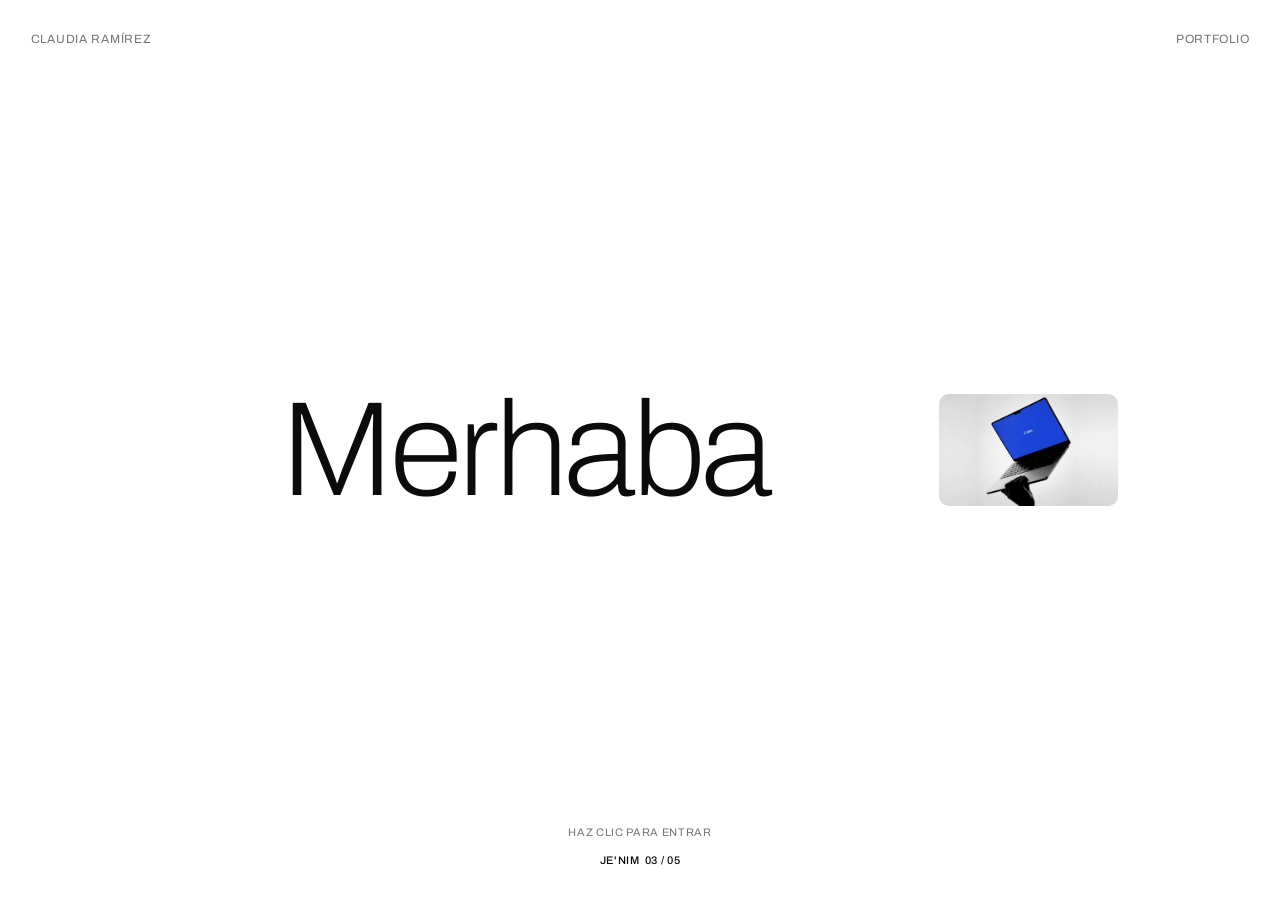
<file: index.html>
<!doctype html>
<html lang="es">
<head>
<meta charset="utf-8">

<meta name="viewport" content="width=device-width, initial-scale=1">
<title>Portfolio — Diseño UX/UI y desarrollo web</title>
<meta name="description" content="Portfolio de Claudia Ramírez · Aterriza Studio: diseño UX/UI y desarrollo web desde Valencia.">
<link rel="canonical" href="https://claudiarm-portfolio.vercel.app/">
<meta property="og:type" content="website"><meta property="og:locale" content="es_ES"><meta property="og:site_name" content="Claudia Ramírez">
<meta property="og:title" content="Claudia Ramírez — Portfolio"><meta property="og:description" content="Diseño UX/UI y desarrollo web desde Valencia.">
<meta property="og:url" content="https://claudiarm-portfolio.vercel.app/"><meta property="og:image" content="https://claudiarm-portfolio.vercel.app/og/home.jpg"><meta property="og:image:width" content="1200"><meta property="og:image:height" content="630">
<meta name="twitter:card" content="summary_large_image"><meta name="twitter:title" content="Claudia Ramírez — Portfolio"><meta name="twitter:description" content="Diseño UX/UI y desarrollo web desde Valencia."><meta name="twitter:image" content="https://claudiarm-portfolio.vercel.app/og/home.jpg">
<link rel="preconnect" href="https://fonts.googleapis.com"><link rel="preconnect" href="https://fonts.gstatic.com" crossorigin>
<link rel="preload" as="style" href="https://fonts.googleapis.com/css2?family=Archivo:wdth,wght@62..125,100..900&display=swap" onload="this.onload=null;this.rel='stylesheet'"><noscript><link rel="stylesheet" href="https://fonts.googleapis.com/css2?family=Archivo:wdth,wght@62..125,100..900&display=swap"></noscript>
<link rel="stylesheet" href="base.css?v=1793694633">
<style>
  /* GALERÍA — una sola pantalla: los proyectos son una baraja que se recorre con la rueda, las flechas o el dedo. */
  html,body{ height:100%; overflow:hidden; }
  .escenario{ position:fixed; inset:0; }
  .izq{ display:flex; align-items:center; gap:18px; }
  .reloj{ font-size:.8125rem; color:var(--g3); font-variant-numeric:tabular-nums; }
  .indice{ position:fixed; left:var(--pad); bottom:var(--pad); z-index:20; list-style:none; padding:0; display:flex; flex-direction:column; gap:1px; font-size:.8125rem; }
  .indice button{ text-align:left; color:var(--g3); padding:3px 0; transition:color .3s ease; }
  .indice button:hover{ color:var(--ink); }
  @media (pointer:coarse), (max-width:1024px){ .indice button{ position:relative; min-height:44px; display:flex; align-items:center; } .indice button::after{ content:""; position:absolute; inset:0 -4px; } }
  .indice button[aria-current="true"]{ color:var(--ink); }
  .meta-d{ position:fixed; right:var(--pad); top:50%; z-index:20; transform:translateY(-50%); font-size:.8125rem; text-align:right; max-width:22ch; line-height:1.35; }
  .meta-d b{ display:block; font-weight:500; }
  .meta-d span{ color:var(--g3); }
  .cuenta{ position:fixed; right:var(--pad); bottom:var(--pad); z-index:20; font-size:.8125rem; color:var(--g3); font-variant-numeric:tabular-nums; }
  .ayuda{ position:fixed; left:50%; bottom:var(--pad); transform:translateX(-50%); z-index:20; font-size:.75rem; color:var(--g3); display:flex; gap:8px; align-items:center; white-space:nowrap; }
  .ayuda kbd{ font:inherit; padding:2px 8px; border-radius:999px; background:var(--g1); }

  /* the deck: landscape cards on desktop (the site is seen on a landscape screen), portrait on mobile */
  .baraja{ position:absolute; inset:0; display:grid; place-items:center; perspective:1400px; }
  .carta{ position:absolute; width:min(52vw,780px,(100svh - 290px) * 1.6); aspect-ratio:16/10; border-radius:6px; background:var(--g1); overflow:hidden; will-change:transform,opacity,filter; cursor:pointer; transition:transform .85s var(--ease), opacity .6s ease, filter .6s ease; }
  .carta picture{ display:contents; } .carta .cov{ position:absolute; inset:0; width:100%; height:100%; object-fit:cover; transition:transform 1s var(--ease); } .carta:hover .cov{ transform:scale(1.03); }
  .carta .mk{ position:absolute; inset:0; }
  .carta .mk .l{ position:absolute; left:8%; width:64%; top:13%; }
  .carta .mk .m{ position:absolute; right:9%; bottom:9%; width:15.5%; }
  .carta .dev-screen img{ animation-play-state:paused; }
  @media (hover:hover){ .carta:hover .dev-screen img{ animation-play-state:running; } }
  .carta .nom{ position:absolute; left:var(--pad); bottom:var(--pad); transform:none; padding:9px 18px; border-radius:999px; background:#fff; font-size:.8125rem; font-weight:500; white-space:nowrap; opacity:0; transition:opacity .35s ease; box-shadow:0 8px 24px -14px rgba(0,0,0,.3); }
  .carta .nom i{ font-style:normal; margin-left:6px; display:inline-block; transition:transform .3s var(--ease); }
  .carta:hover .nom i{ transform:translateX(3px); }
  .carta.act .nom{ opacity:1; }
  .carta .sf{ position:absolute; inset:0; display:grid; place-items:center; text-align:center; padding:16px; color:var(--g3); font-size:.75rem; letter-spacing:.06em; text-transform:uppercase; }
  .carta .tit{ position:absolute; left:0; right:0; top:34%; text-align:center; font-stretch:125%; font-weight:800; letter-spacing:-.03em; line-height:1; font-size:clamp(1.8rem,4.4vw,3.6rem); padding:0 6%; color:#d2d2d2; }
  .carta .tit + .sf{ top:56%; align-content:start; }

  /* list view: the same five, as a simple column */
  .vista-lista .baraja, .vista-lista .meta-d, .vista-lista .ayuda, .vista-lista .cuenta, .vista-lista .indice{ display:none; }

  /* VISTA LISTA — como la tabla «Projects» de la referencia: etiquetas grises, texto normal, vista previa al pasar el cursor */
  .lista-v{ display:none; position:absolute; inset:0; overflow:auto; padding:calc(var(--bar) + 16px) var(--pad) 96px; }
  .vista-lista .lista-v{ display:block; }
  .lt{ width:100%; max-width:1320px; margin:0 auto; }
  .lt-h, .lt-r{ display:grid; grid-template-columns:3rem minmax(0,1.3fr) minmax(0,1.7fr) 6rem; gap:0 16px; align-items:baseline; padding:13px 0; font-size:.9375rem; line-height:1.35; }
  .lt-h{ color:var(--g3); font-size:.8125rem; padding-top:0; border-bottom:1px solid var(--ink); }
  .lt-r{ border-bottom:1px solid var(--g2); transition:opacity .3s ease; }
  .lt-r b{ font-weight:500; } .lt-r .c{ color:var(--g3); } .lt-r .nm{ color:var(--ink); }
  .lt-th{ display:none; }
  @media (hover:hover){ .lt:hover .lt-r:not(:hover){ opacity:.35; } }
  .lp{ position:fixed; z-index:40; left:0; top:0; width:min(28vw,360px); aspect-ratio:16/10; border-radius:6px; background:var(--g1); pointer-events:none; opacity:0; transform:translate3d(0,0,0) scale(.94); transition:opacity .25s ease; overflow:hidden; }
  .lp.on{ opacity:1; }
  .pvi{ position:absolute; inset:0; opacity:0; transition:opacity .2s ease; } .pvi.on{ opacity:1; }

  /* SOBRE MÍ — desplegable con todo: información, habilidades, trabajo, formación y contacto */
  .dd .panel.ab{ padding:18px 20px 20px; border-radius:16px; max-height:calc(100svh - var(--bar) - 24px); overflow:auto; scrollbar-width:thin; font-size:.8125rem; line-height:1.45; color:var(--ink); }
  .ab h3{ font-size:.8125rem; font-weight:400; color:var(--g3); margin:0 0 6px; }
  .ab section + section{ margin-top:20px; }
  .ab .lead{ font-size:.875rem; line-height:1.5; max-width:62ch; }
  .ab .lead + .lead{ margin-top:8px; }
  .ab .rw{ display:grid; grid-template-columns:6.6rem minmax(0,1fr); gap:10px; padding:5px 0; }
  .ab .rw > span:first-child{ color:var(--g3); font-variant-numeric:tabular-nums; }
  .ab .rw small{ display:block; color:var(--g3); font-size:.75rem; line-height:1.4; margin-top:1px; }
  .ab .rw b{ font-weight:500; }
  .ab ul{ list-style:none; padding:0; } .ab ul li{ padding:1px 0; }
  .ab .links{ display:flex; flex-direction:column; align-items:flex-start; gap:2px; } .ab .links a{ border-bottom:1px solid var(--ink); } .ab .links a:hover{ border-bottom-color:transparent; }
  .dd .panel.ab#ab{ width:min(800px,calc(100vw - 2 * var(--pad))); display:grid; grid-template-columns:1fr 1fr; gap:0 36px; align-items:start; } .ab section + section{ margin-top:20px; } .ab .col{ min-width:0; } .ab .col section:first-child{ margin-top:0; }

  /* SERVICIOS — desplegable de la barra */
  .dd .panel.sv{ width:min(380px,calc(100vw - 2 * var(--pad))); padding:16px 20px 18px; border-radius:16px; font-size:.8125rem; line-height:1.45; }
  .sv .it + .it{ margin-top:12px; } .sv .it b{ display:block; font-weight:500; } .sv .it span{ display:block; color:var(--g3); }
  .sv .cta{ display:inline-block; margin-top:18px; border-bottom:1px solid var(--ink); } .sv .cta:hover{ border-bottom-color:transparent; }

  /* ----- responsive: desktop > 1024 · tablet 641–1024 · mobile ≤ 640 ----- */
  @media (max-width:1180px){ .reloj{ display:none; } }
  @media (max-width:1024px){
    .carta{ width:min(80vw,720px,(100svh - 300px) * 1.6); }
    .meta-d{ top:auto; bottom:calc(var(--pad) + 74px); right:auto; left:var(--pad); text-align:left; transform:none; max-width:none; }
    .indice{ flex-direction:row; flex-wrap:wrap; gap:4px 14px; bottom:var(--pad); right:80px; }
    .ayuda{ display:none; }

    /* About: a full-width sheet under the bar, in two columns */
    .dd#dd-sobre .panel.ab{ position:fixed; left:var(--pad); right:var(--pad); top:calc(var(--bar) - 4px); width:auto !important; min-width:0; transform-origin:top center; display:grid !important; grid-template-columns:1fr 1fr; gap:0 32px; align-items:start; }
    .dd .panel.sv{ right:0; }
  }
  @media (max-width:640px){
    .lt-h{ display:none; } .lt-r{ grid-template-columns:1.8rem minmax(0,1fr) 84px; grid-template-areas:"n nm th" "n rl th" "n dt th"; gap:2px 12px; padding:14px 0; align-items:start; }
    .lt-r > :nth-child(1){ grid-area:n; } .lt-r > :nth-child(2){ grid-area:nm; } .lt-r > :nth-child(3){ grid-area:rl; font-size:.8125rem; } .lt-r > :nth-child(4){ grid-area:dt; font-size:.8125rem; } .lt-r .lt-th{ grid-area:th; display:block; position:relative; aspect-ratio:16/10; border-radius:5px; overflow:hidden; align-self:center; }
    .bar.multi{ flex-wrap:wrap; align-content:center; justify-content:flex-start; column-gap:8px; row-gap:8px; padding-top:10px; padding-bottom:10px; }
    .bar.multi .izq{ flex:1 1 calc(100% - 52px); min-width:0; order:1; }
    .bar.multi .menus{ display:contents; }
    .bar.multi #dd-idioma{ order:2; }
    .bar.multi .dd:not(#dd-idioma){ order:3; }
    .v-pre{ display:none; }
    .carta{ width:min(74vw,340px,(100svh - 320px) * .8); aspect-ratio:4/5; }
    .carta .mk .l{ left:5%; width:90%; top:20%; } .carta .mk .m{ right:8%; bottom:12%; width:32%; }
    .carta .nom{ left:50%; transform:translateX(-50%); bottom:5%; }
    .meta-d{ bottom:calc(var(--pad) + 70px); }
    .indice{ right:var(--pad); } .cuenta{ bottom:calc(var(--pad) + 70px); }

    .dd > button{ min-width:0; }
    /* every dropdown becomes a sheet under the header */
    .dd .panel{ position:fixed; left:var(--pad); right:var(--pad); top:calc(var(--bar) - 2px); width:auto !important; min-width:0; transform-origin:top center; max-height:calc(100svh - var(--bar) - 12px); overflow:auto; }
    .dd .panel.mini-p{ left:auto; width:74px !important; top:58px; }
    .dd#dd-sobre .panel.ab{ display:block !important; } .ab .col + .col{ margin-top:20px; } .ab .rw{ grid-template-columns:5.6rem minmax(0,1fr); }
  }
  @media (max-width:420px){ .bar.multi{ column-gap:6px; } .bar.multi .pill{ padding:0 11px; gap:6px; } .izq{ gap:0; } }
  @media (max-width:360px){ .bar.multi .pill{ padding:0 9px; font-size:.75rem; } }
</style>
</head>
<body class="cargando">
<!--
THESIS: un portfolio de una sola pantalla: los proyectos son una baraja, no una página. Se rechaza la home con secciones apiladas que hay que recorrer.
OWN-WORLD: blanco, pastillas gris muy claro, texto negro pequeño y un índice a la izquierda en el que el activo es negro; la baraja con profundidad suave.
STORY: ves los cinco proyectos con un gesto, pasas el cursor y cobran vida, abres el que te interesa; «Sobre mí» hace de CV.
FIRST VIEWPORT: tras la carga, una baraja de cinco cartas con el mockup de Camelia delante, índice abajo a la izquierda, nombre y categoría a la derecha.
FORM: baraja con índice, elegida por la usuaria entre tres propuestas. Semilla: referencias pinned por la usuaria.
FINISH: unreviewed and undocumented is unfinished; this build ends with the finish review, the verdict, and DESIGN.md
-->
<header class="bar multi">
  <div class="izq"><span id="quien"></span><span class="reloj" id="reloj" aria-hidden="true"></span></div>
  <nav class="menus" id="menus"></nav>
</header>

<main class="escenario" id="esc">
  <div class="baraja" id="baraja" aria-live="polite"></div>
  <div class="lista-v" id="lista-v"></div>
  <p class="meta-d" id="meta-d"></p>
  <ul class="indice" id="indice"></ul>
  <span class="cuenta" id="cuenta" aria-hidden="true"></span>
  <p class="ayuda" id="ayuda" aria-hidden="true"></p>
</main>

<script src="datos.js?v=1793879724"></script>
<script src="comun.js?v=1793712345"></script>
<script>
(function(){
  const IMGW = { camelia: [1800, 1000], tuchati: [2000, 1600], jenim: [2000, 1494], brvma: [2000, 1125], "del-reves": [2000, 1125] };   // anchos de las portadas originales (para srcset)
  const D = DATOS, E = PORT.esc, $ = s => document.querySelector(s), N = D.proyectos.length;
  const mq = "";
  const t = PORT.t, chev = '<svg viewBox="0 0 10 10" aria-hidden="true"><path d="M1 3l4 4 4-4z"/></svg>';
  $("#menus").setAttribute("aria-label", t("menu")); $("#indice").setAttribute("aria-label", t("proyectos"));
  $("#menus").innerHTML = `<div class="dd" id="dd-vista"><button class="pill" aria-haspopup="true" aria-expanded="false"><span class="v-pre">${t("vista")}: </span><span id="vista-t">${t("galeria").toLowerCase()}</span>${chev}</button>
      <div class="panel" role="menu"><button role="menuitemradio" aria-checked="true" data-v="galeria">${t("galeria")}</button><button role="menuitemradio" aria-checked="false" data-v="lista">${t("lista")}</button></div></div>
    <div class="dd" id="dd-sobre"><button class="pill" aria-haspopup="true" aria-expanded="false">${t("sobre")}${chev}</button><div class="panel ab" id="ab"></div></div>
    <div class="dd" id="dd-serv"><button class="pill" aria-haspopup="true" aria-expanded="false">${t("s_serv")}${chev}</button><div class="panel sv" id="sv"></div></div><div id="lang"></div>`;
  { const h1 = document.createElement("h1"); h1.className = "vh"; h1.textContent = "Claudia Ramírez — " + (D.yo.rol || "Portfolio"); $("#esc").prepend(h1); }
  PORT.idioma($("#lang")); $("#ayuda").innerHTML = `<kbd>↑</kbd><kbd>↓</kbd> ${t("ayuda")}`;
  PORT.quien($("#quien")); PORT.reloj($("#reloj"));

  // --- Sobre mí: desplegable en dos columnas (en móvil se apila en una)
  const y = D.yo, sec = (t, b) => `<section><h3>${t}</h3>${b}</section>`;
  const secs = {
    info: sec(t("s_sobre"), `<p class="lead">${E(y.sobre)}</p>`),
    hab: sec(t("s_hab"), `<div class="rw"><span>${t("s_habs")}</span><span>${y.habilidades.map(E).join(", ")}</span></div>` + y.herramientas.map(g => `<div class="rw"><span>${E(g[0])}</span><span>${g[1].map(E).join(", ")}</span></div>`).join("")),
    exp: sec(t("s_exp"), y.experiencia.map(x => `<div class="rw"><span>${E(x[0])}</span><span><b>${E(x[1])}</b> · ${E(x[2])}${x[3] ? `<small>${E(x[3])}</small>` : ""}</span></div>`).join("")),
    form: sec(t("s_for"), y.formacion.map(x => `<div class="rw"><span>${E(x[0])}</span><span><b>${E(x[1])}</b> · ${E(x[2])}</span></div>`).join("")),
    idi: sec(t("s_idi"), y.idiomas.map(x => `<div class="rw"><span>${E(x[0])}</span><span>${E(x[1])}</span></div>`).join("")),
    cont: sec(t("s_cont"), `<div class="links"><a href="mailto:${y.email}">${E(y.email)}</a><a href="${y.linkedin}" target="_blank" rel="noopener">LinkedIn ↗</a><a href="${y.instagram}" target="_blank" rel="noopener">Instagram ↗</a><a href="cv/Claudia_Ramirez_Mora_CV.pdf" target="_blank" rel="noopener">CV ↓</a></div>`),
  };
  $("#ab").innerHTML = `<div class="col">${secs.info}${secs.hab}</div><div class="col">${secs.exp}${secs.form}${secs.idi}${secs.cont}</div>`;
  $("#ab").addEventListener("click", e => e.stopPropagation());
  $("#sv").innerHTML = y.servicios.map(x => `<div class="it"><b>${E(x[0])}</b><span>${E(x[1])}</span></div>`).join("") + `<a class="cta" href="mailto:${y.email}">${t("cta")}</a>`;
  $("#sv").addEventListener("click", e => e.stopPropagation());

  // --- deck
  $("#baraja").innerHTML = D.proyectos.map((p, i) => `<a class="carta" data-i="${i}" href="${p.slug}.html${mq}" aria-label="${E(p.nombre)}">${
    p.cover ? `<picture>${p.coverM ? `<source media="(max-width:640px)" srcset="${p.coverM.replace("principal-v.webp", "principal-v-640.webp")} 640w, ${p.coverM} ${(IMGW[p.slug] || [0, 1000])[1]}w" sizes="min(74vw,340px)">` : ""}<img class="cov" src="${p.cover}" srcset="${p.cover.replace("principal-h.webp", "principal-h-960.webp")} 960w, ${p.cover} ${(IMGW[p.slug] || [1800])[0]}w" sizes="(max-width:1024px) min(80vw,720px), min(52vw,780px)" decoding="async"${i === 0 ? ' fetchpriority="high"' : ""} alt="${t("imagen")} ${E(p.nombre)}"></picture>` : p.listo ? `<div class="mk" role="img" aria-label="Mockup de ${E(p.nombre)}"><div class="l">${PORT.laptop(p.laptop[0], "", i)}</div><div class="m">${PORT.phone(p.movil, "", i)}</div></div>`
            : `<div class="tit">${E(p.nombre)}</div><div class="sf">${t("prep_corto")}</div>`}<span class="nom">${E(p.nombre)}<i aria-hidden="true">→</i></span></a>`).join("");
  $("#indice").innerHTML = D.proyectos.map((p, i) => `<li><button data-i="${i}">${E(p.nombre)}</button></li>`).join("");
  // vista lista: tabla con vista previa que sigue al cursor (como la tabla «Projects» de la referencia)
  const nn = i => String(i + 1).padStart(2, "0");
  const rows = D.proyectos.map((p, i) => `<a class="lt-r" href="${p.slug}.html${mq}" data-i="${i}"><span class="c">${nn(i)}</span><b class="nm">${E(p.nombre)}</b><span class="c rl">${E(p.rol || p.cat)}</span><span class="c">${p.anio}</span><span class="lt-th">${PORT.mini(p)}</span></a>`).join("");
  const head = `<div class="lt-h"><span>#</span><span>${t("proyecto")}</span><span>${t("rol")}</span><span>${t("fecha")}</span></div>`;
  $("#lista-v").innerHTML = `<div class="lt">${head}${rows}</div><div class="lp" id="lp" aria-hidden="true">${D.proyectos.map((p, i) => `<div class="pvi" data-i="${i}">${PORT.mini(p)}</div>`).join("")}</div>`;
  {
    const lp = $("#lp"), pv = [...lp.querySelectorAll(".pvi")];
    let tx = 0, ty = 0, x = 0, y = 0, raf = 0;
    const loop = () => { x += (tx - x) * .18; y += (ty - y) * .18; lp.style.transform = `translate3d(${x}px,${y}px,0) scale(${lp.classList.contains("on") ? 1 : .94})`; raf = (Math.abs(tx - x) + Math.abs(ty - y) > .3 || lp.classList.contains("on")) ? requestAnimationFrame(loop) : 0; };
    document.querySelectorAll("#lista-v .lt-r").forEach(r => {
      r.addEventListener("pointerenter", e => { if(e.pointerType !== "mouse") return; pv.forEach(n => n.classList.toggle("on", +n.dataset.i === +r.dataset.i)); lp.classList.add("on"); if(!raf) raf = requestAnimationFrame(loop); });
      r.addEventListener("pointerleave", () => lp.classList.remove("on"));
      r.addEventListener("pointermove", e => { if(e.pointerType !== "mouse") return; tx = Math.min(e.clientX + 24, innerWidth - lp.offsetWidth - 16); ty = Math.min(Math.max(e.clientY - lp.offsetHeight / 2, 76), innerHeight - lp.offsetHeight - 16); if(!raf) raf = requestAnimationFrame(loop); });
    });
  }

  const cartas = [...document.querySelectorAll(".carta")], btns = [...document.querySelectorAll("#indice button")];
  let act = 0;
  function pinta(){
    cartas.forEach((c, i) => {
      const d = i - act;                                   // 0 = on top; >0 = waiting behind; <0 = already gone, up and out
      let tr, op, bl, z = 100 - Math.abs(d);
      if(d === 0){ tr = "translate3d(0,0,0) scale(1)"; op = 1; bl = 0; }
      else if(d > 0){ tr = `translate3d(0,${d * 34}px,${-d * 90}px) scale(${1 - d * .045})`; op = Math.max(0, 1 - d * .34); bl = d * .6; }
      else { tr = `translate3d(0,${d * 56}px,${d * 60}px) scale(${1 + d * .03})`; op = Math.max(0, 1 + d * .6); bl = -d * 3; }
      c.style.transform = tr; c.style.opacity = op; c.style.filter = bl ? `blur(${bl}px)` : "none"; c.style.zIndex = z;
      c.classList.toggle("act", d === 0); c.tabIndex = d === 0 ? 0 : -1; c.style.pointerEvents = d === 0 ? "auto" : "none";
    });
    btns.forEach((b, i) => b.setAttribute("aria-current", i === act ? "true" : "false"));
    const p = D.proyectos[act];
    $("#meta-d").innerHTML = `<b>${E(p.tipo)}</b><span>${E(p.cat)} · ${p.anio}</span>`;
    $("#cuenta").textContent = String(act + 1).padStart(2, "0") + " / " + String(N).padStart(2, "0");
  }
  const ir = n => { act = Math.max(0, Math.min(N - 1, n)); pinta(); };
  const lock_ = () => document.body.classList.contains("vista-lista") || document.body.classList.contains("cargando") || !!document.querySelector("#dd-sobre.open");
  btns.forEach(b => b.addEventListener("click", () => ir(+b.dataset.i)));
  let lock = 0;
  addEventListener("wheel", e => { if(lock_()) return; const now = performance.now(); if(now - lock < 520 || Math.abs(e.deltaY) < 8) return; lock = now; ir(act + (e.deltaY > 0 ? 1 : -1)); }, { passive:true });
  addEventListener("keydown", e => { if(lock_()) return; if(["ArrowDown", "ArrowRight"].includes(e.key)) ir(act + 1); if(["ArrowUp", "ArrowLeft"].includes(e.key)) ir(act - 1); });
  let y0 = null;
  addEventListener("touchstart", e => { y0 = e.touches[0].clientY; }, { passive:true });
  addEventListener("touchend", e => { if(y0 === null) return; const dy = y0 - e.changedTouches[0].clientY; y0 = null; if(Math.abs(dy) > 36 && !lock_()) ir(act + (dy > 0 ? 1 : -1)); }, { passive:true });
  cartas.forEach(c => c.addEventListener("click", e => { if(+c.dataset.i !== act){ e.preventDefault(); ir(+c.dataset.i); } }));

  // menus
  PORT.menus();
  document.querySelectorAll("#dd-vista [data-v]").forEach(b => b.addEventListener("click", () => {
    const l = b.dataset.v === "lista"; document.body.classList.toggle("vista-lista", l); $("#vista-t").textContent = (l ? t("lista") : t("galeria")).toLowerCase();
    document.querySelectorAll("#dd-vista [data-v]").forEach(x => x.setAttribute("aria-checked", x === b));
  }));

  // the deck assembles itself once the curtain is up
  cartas.forEach(c => { c.style.transition = "none"; });
  pinta(); cartas.forEach(c => { c.dataset.o = c.style.opacity; c.dataset.t = c.style.transform; c.style.opacity = 0; c.style.transform = "translate3d(0,140px,-260px) scale(.88)"; });
  PORT.carga(() => {
    cartas.forEach((c, i) => { c.style.transition = ""; setTimeout(() => { c.style.opacity = c.dataset.o; c.style.transform = c.dataset.t; }, 60 + (N - i) * 90); });
  });
})();
</script>
</body>
</html>
</file>
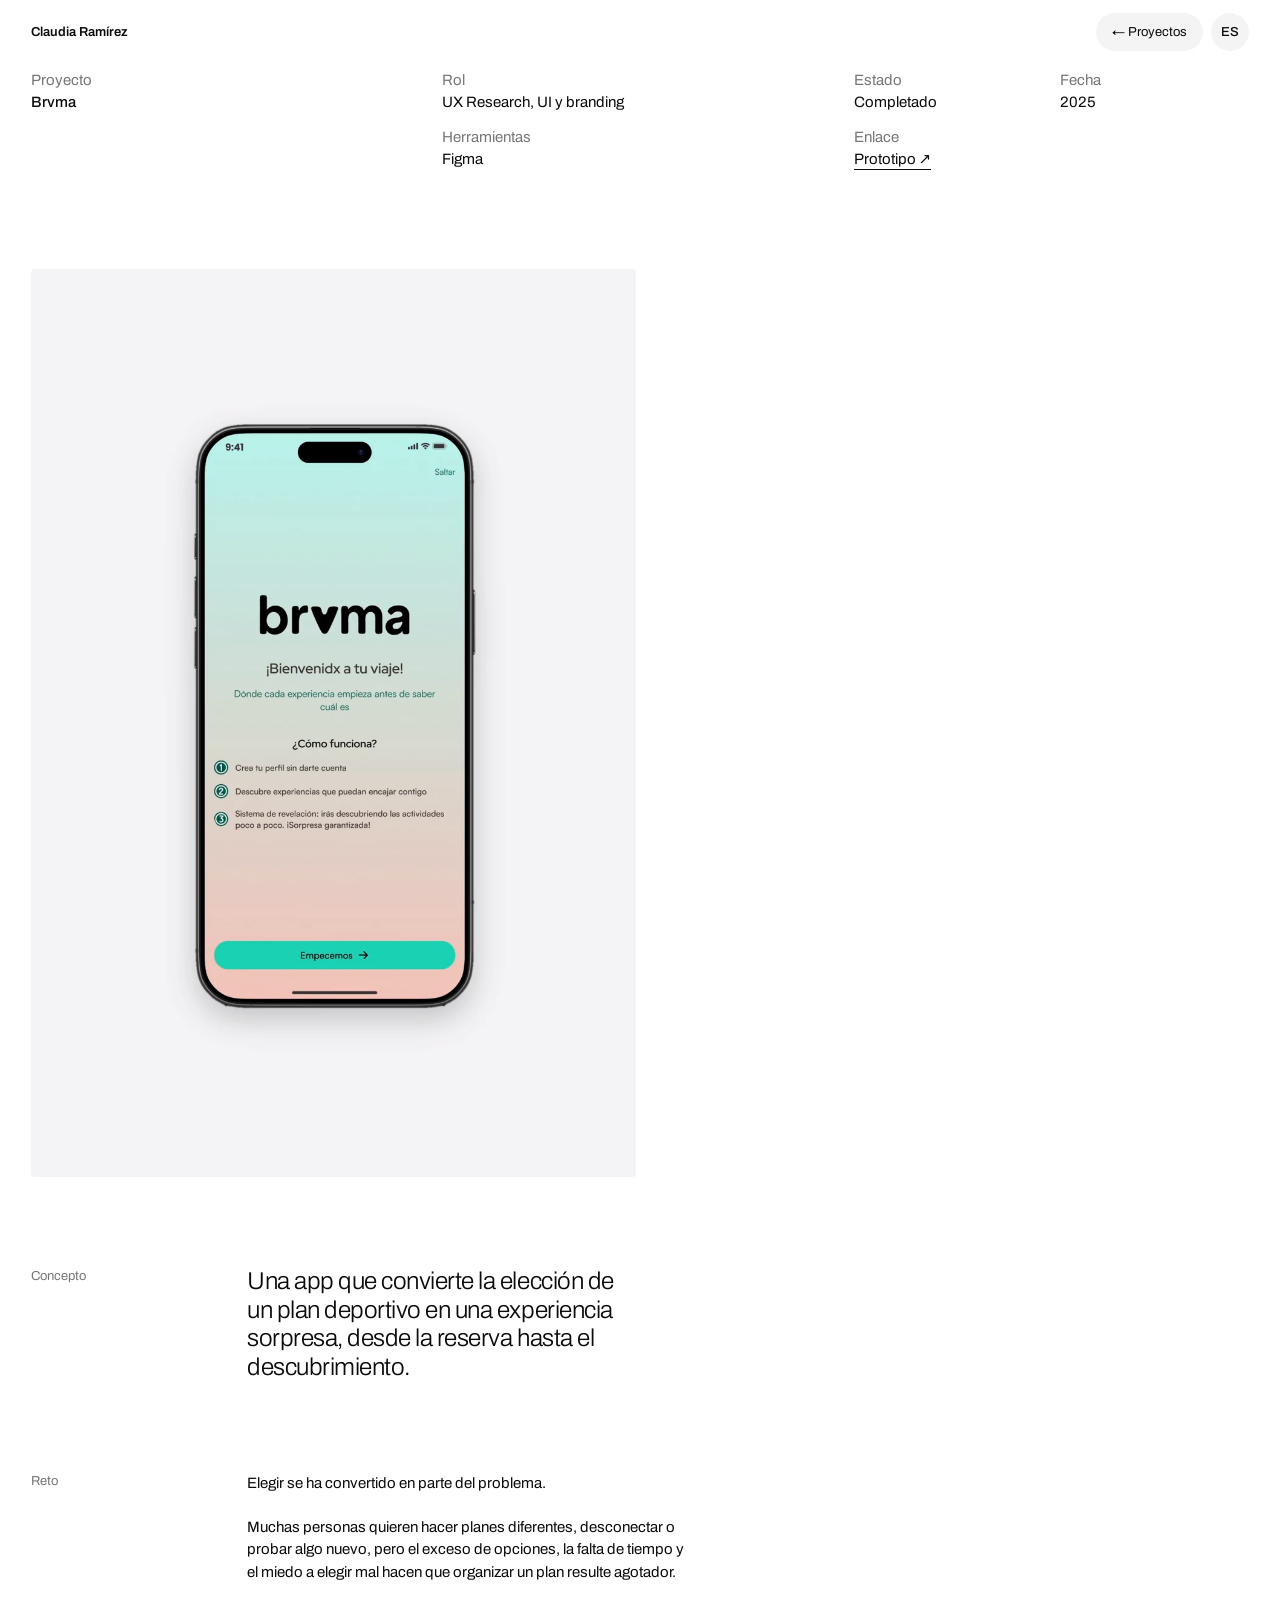
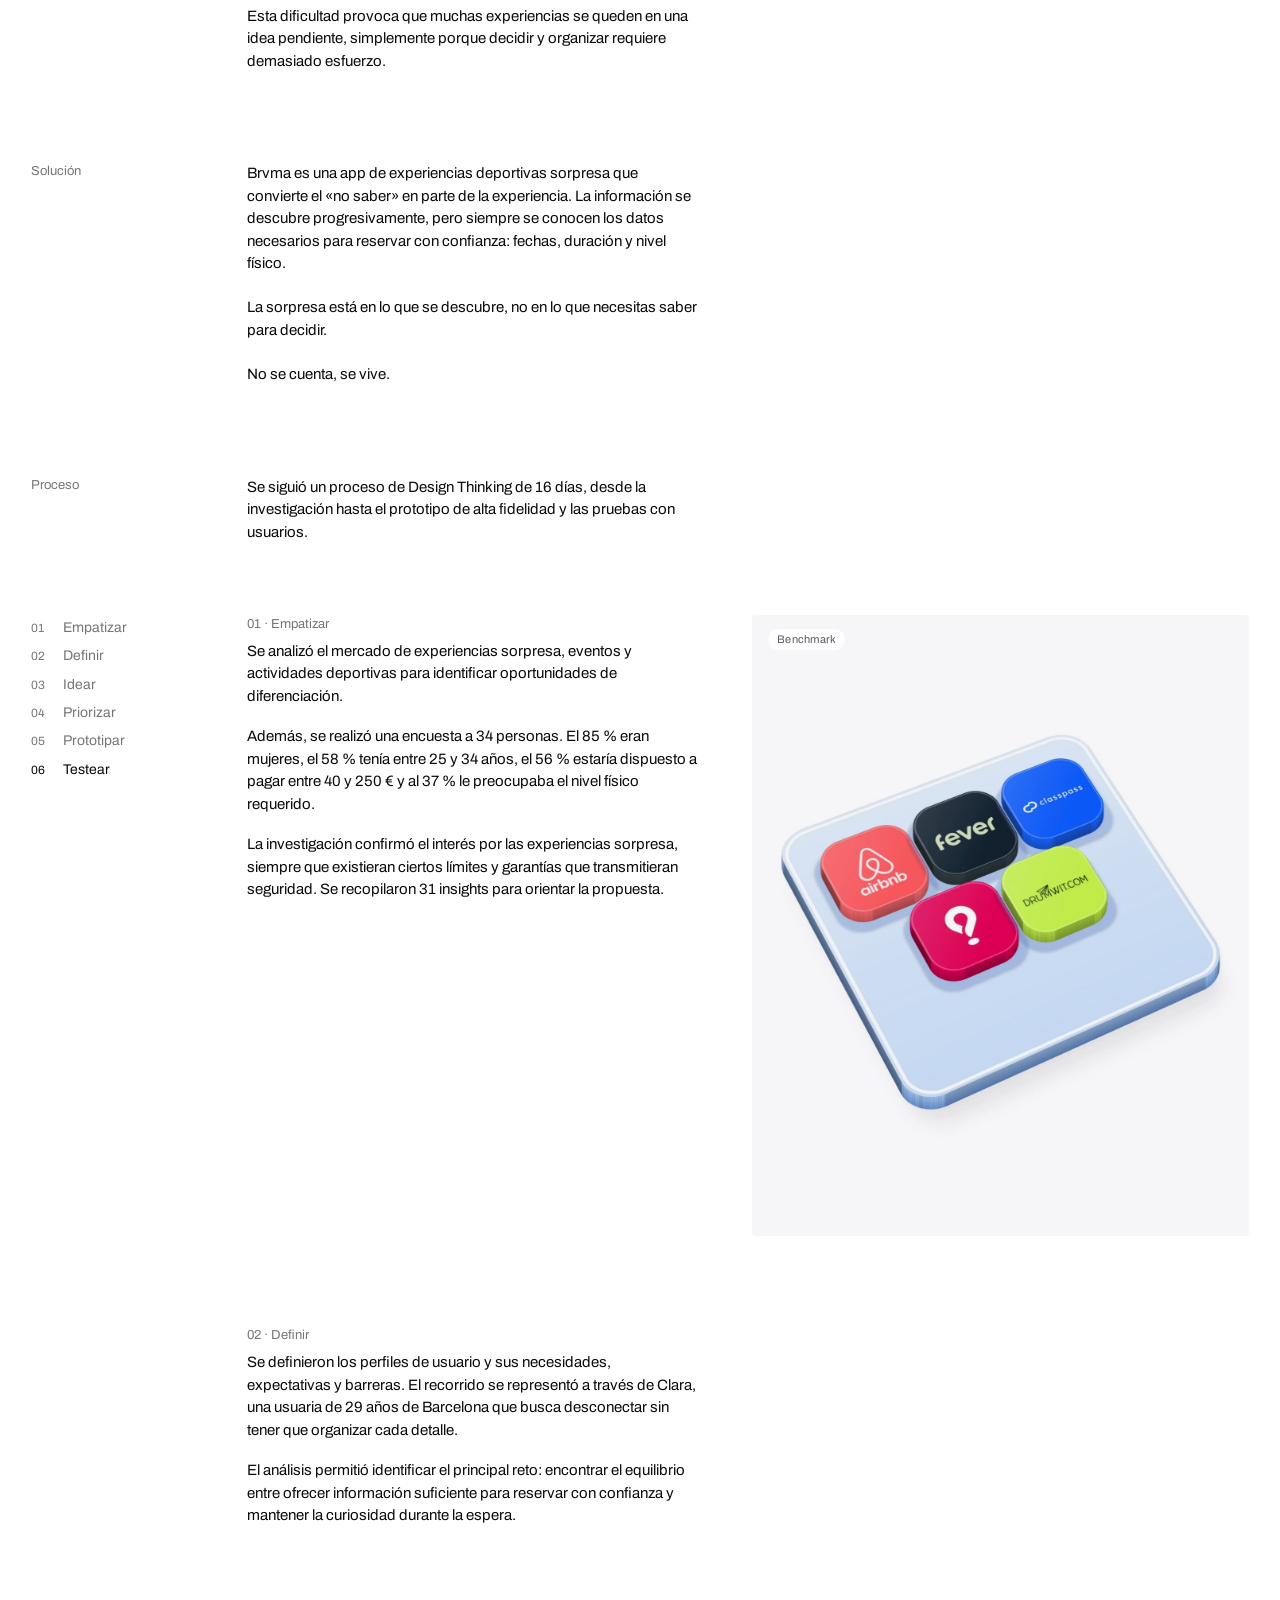
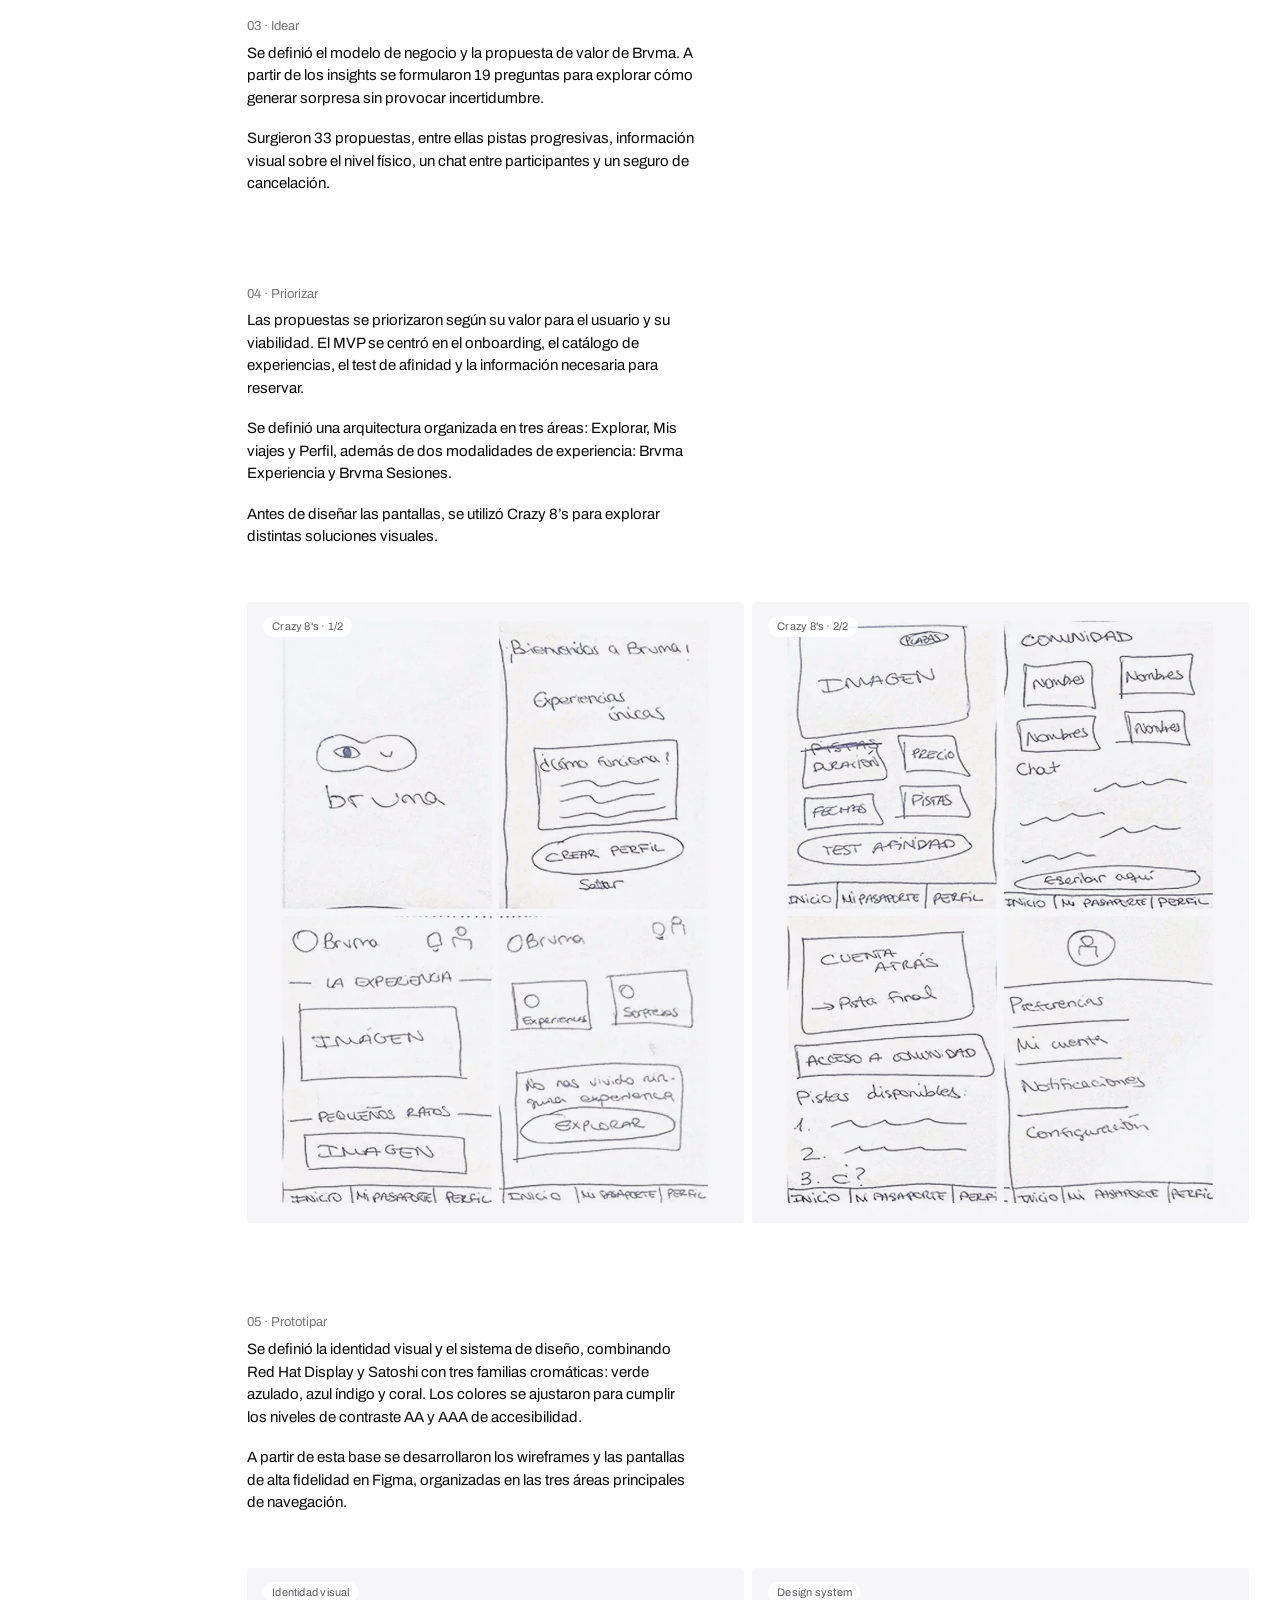
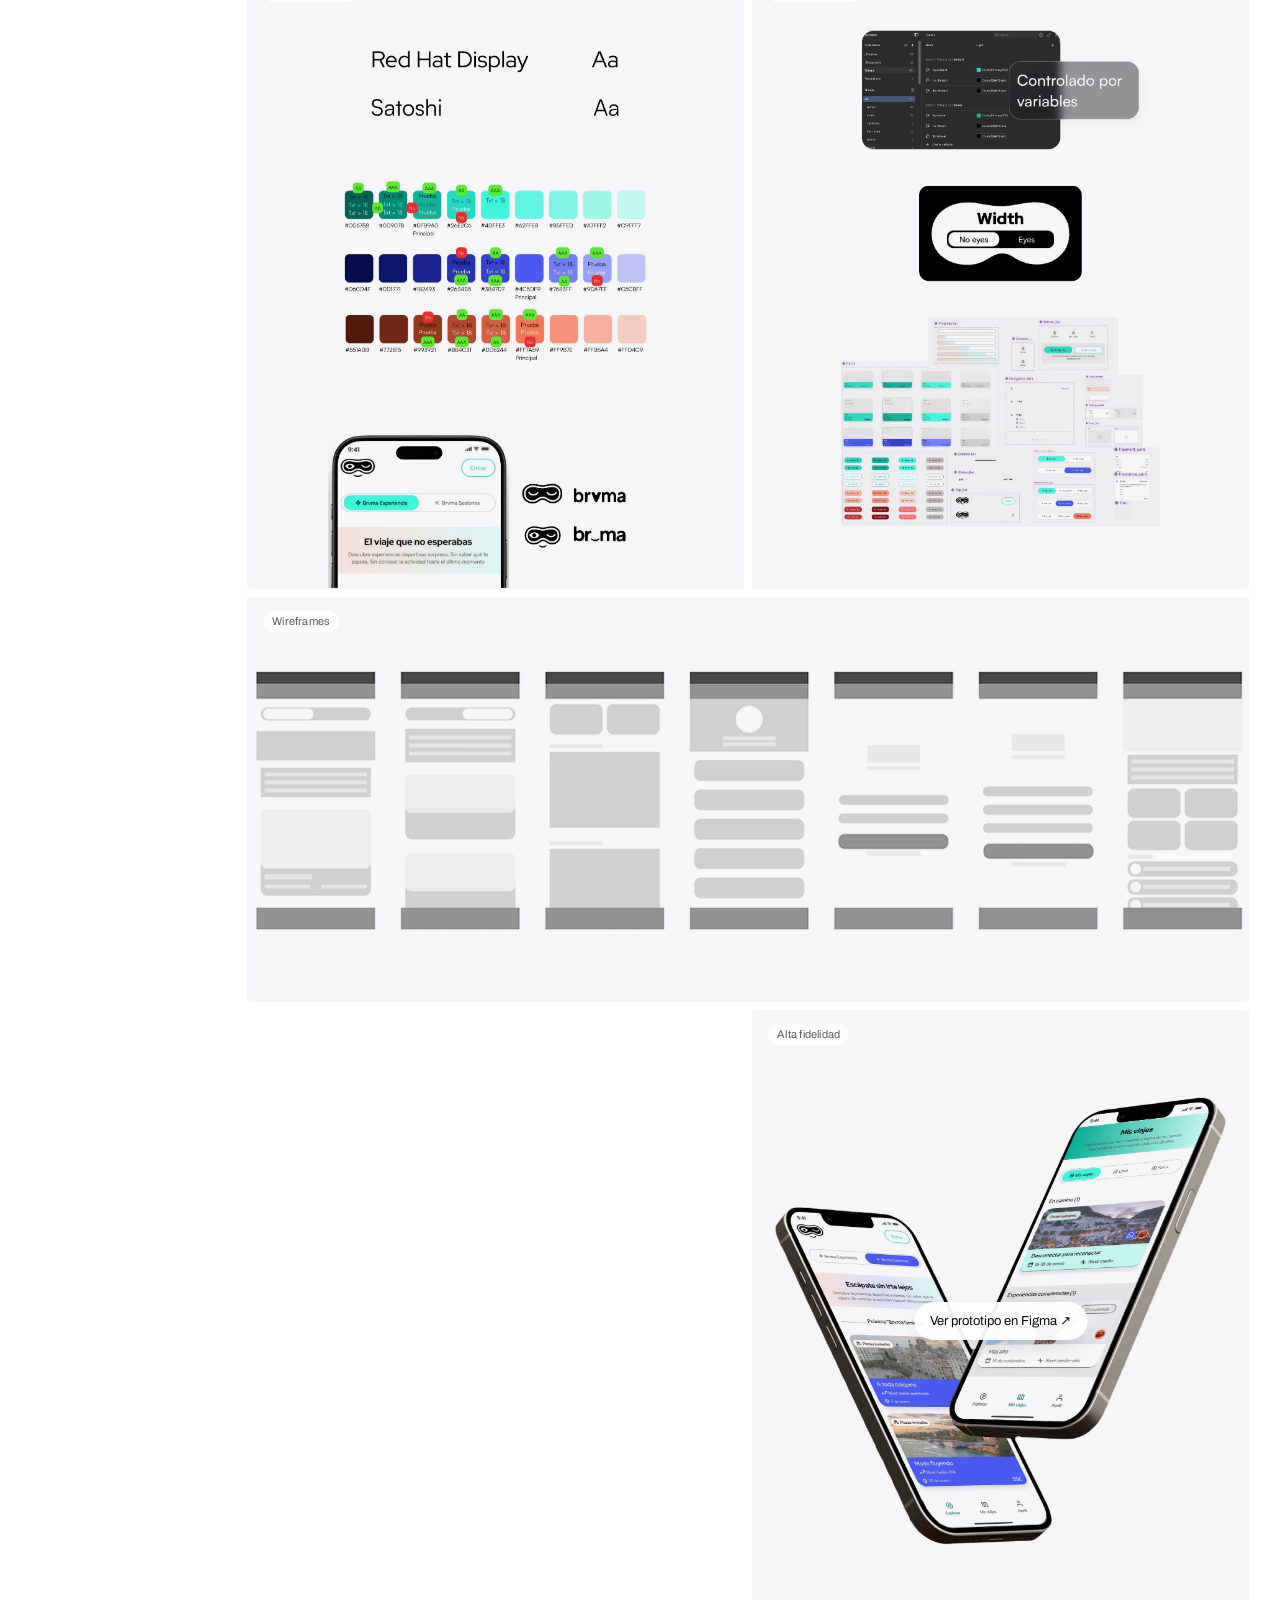
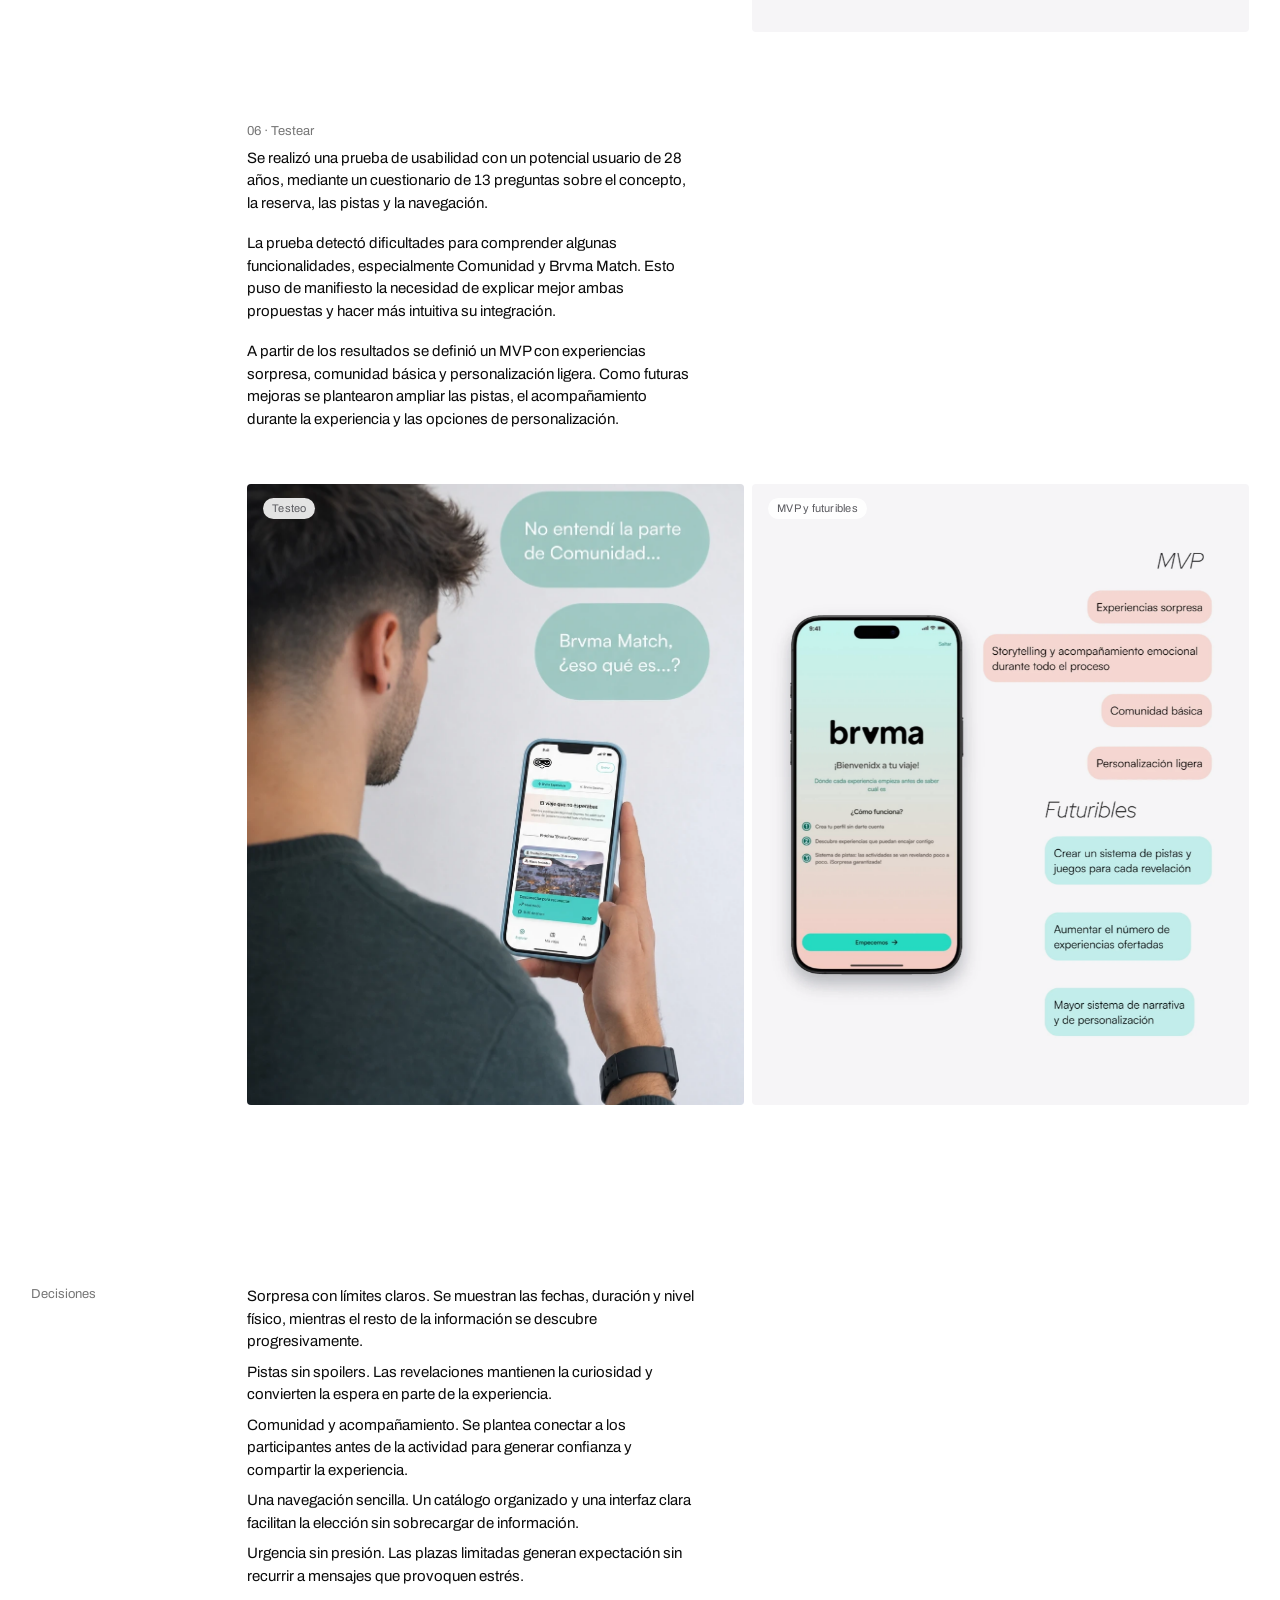
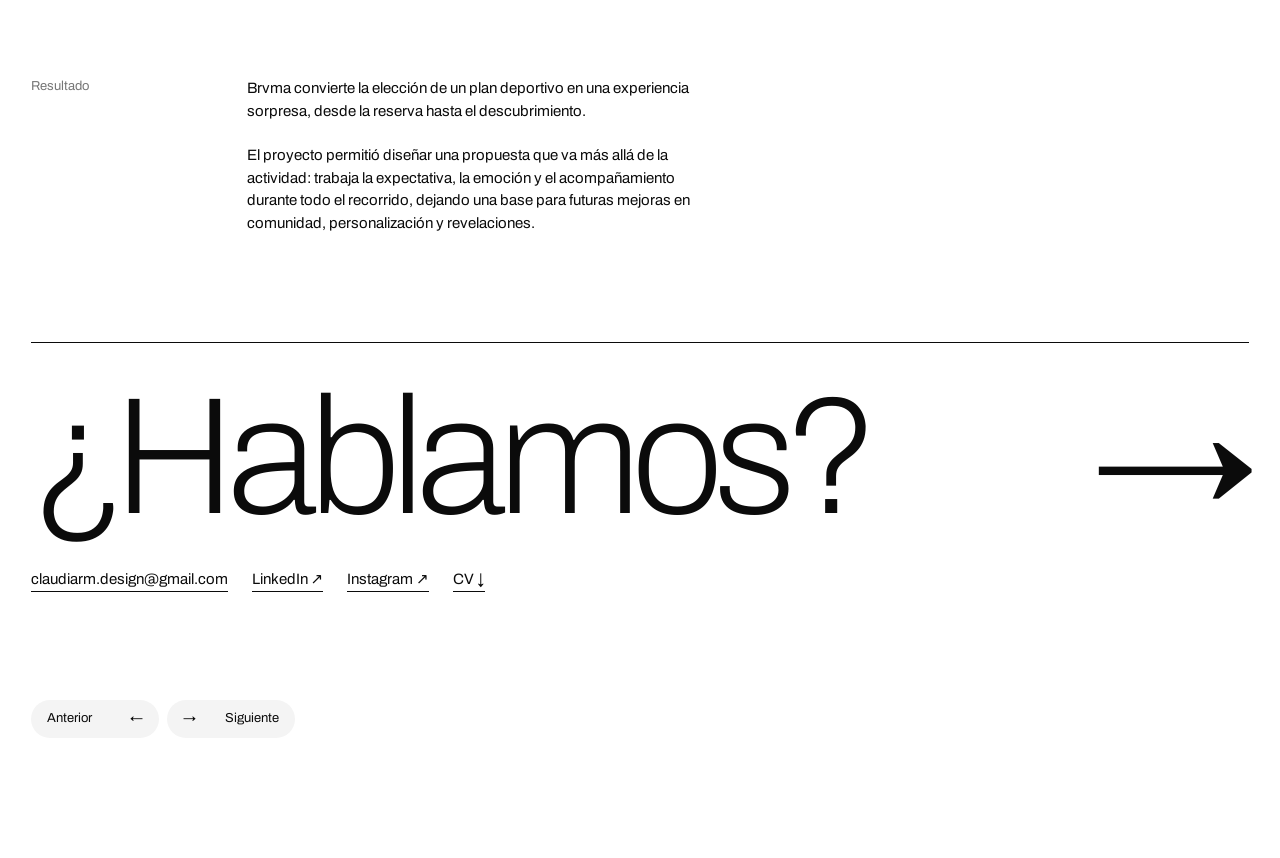
<file: brvma.html>
<!doctype html>
<html lang="es">
<head>
<meta charset="utf-8">

<meta name="viewport" content="width=device-width, initial-scale=1">
<title>Brvma — Claudia Ramírez</title>
<meta name="description" content="App de experiencias deportivas sorpresa: UX Research, UI y branding en un proceso de Design Thinking de 16 días.">
<link rel="canonical" href="https://claudiarm-portfolio.vercel.app/brvma">
<meta property="og:type" content="article"><meta property="og:locale" content="es_ES"><meta property="og:site_name" content="Claudia Ramírez">
<meta property="og:title" content="Brvma — Claudia Ramírez"><meta property="og:description" content="App de experiencias deportivas sorpresa: UX Research, UI y branding en un proceso de Design Thinking de 16 días."><meta property="og:url" content="https://claudiarm-portfolio.vercel.app/brvma"><meta property="og:image" content="https://claudiarm-portfolio.vercel.app/og/brvma.jpg"><meta property="og:image:width" content="1200"><meta property="og:image:height" content="630">
<meta name="twitter:card" content="summary_large_image"><meta name="twitter:title" content="Brvma — Claudia Ramírez"><meta name="twitter:description" content="App de experiencias deportivas sorpresa: UX Research, UI y branding en un proceso de Design Thinking de 16 días."><meta name="twitter:image" content="https://claudiarm-portfolio.vercel.app/og/brvma.jpg">
<link rel="preload" as="image" href="img/brvma/portada-poster.webp?v=2" media="(max-width:680px)" fetchpriority="high">
<link rel="stylesheet" href="asistente.css?v=1793649407">
<link rel="stylesheet" href="camelia.css?v=1793694633">
<link rel="preconnect" href="https://fonts.googleapis.com"><link rel="preconnect" href="https://fonts.gstatic.com" crossorigin>
<link rel="preload" as="style" href="https://fonts.googleapis.com/css2?family=Archivo:wdth,wght@62..125,100..900&display=swap" onload="this.onload=null;this.rel='stylesheet'"><noscript><link rel="stylesheet" href="https://fonts.googleapis.com/css2?family=Archivo:wdth,wght@62..125,100..900&display=swap"></noscript>
<link rel="stylesheet" href="base.css?v=1793694633">
<style>
  /* HOJA DE PROYECTO — narrativa. Tipografía callada: etiquetas grises pequeñas y texto en peso normal. */
  .shot{ background:var(--g1); border-radius:6px; overflow:hidden; display:flex; justify-content:center; align-items:flex-end; gap:clamp(14px,3vw,44px); padding:clamp(28px,6vw,84px) clamp(18px,5vw,72px) 0; }
  .shot .l{ width:min(100%,760px); } .shot .m{ width:min(21%,200px); flex:none; margin-bottom:clamp(20px,3vw,44px); }
  .shot.hero .l{ width:min(100%,840px); }
  .shot.cover{ padding:0; display:block; } .shot.cover img{ width:100%; height:auto; }
  .shot.mov{ padding-bottom:0; } .shot.mov .m{ width:min(36%,230px); margin-bottom:0; }

  /* the row: Proyecto · Rol · Estado · Fecha, and right under it Herramientas · Enlace */
  .mt{ display:grid; grid-template-columns:repeat(12,minmax(0,1fr)); gap:14px 16px; font-size:.9375rem; line-height:1.35; padding:calc(var(--bar) + 6px) var(--pad) 0; }
  .mt dt{ color:var(--g3); margin-bottom:2px; } .mt dd{ color:var(--ink); }
  .mt .c-p{ grid-column:1 / 5; } .mt .c-r{ grid-column:5 / 9; } .mt .c-e{ grid-column:9 / 11; } .mt .c-f{ grid-column:11 / 13; }
  .mt .c-h{ grid-column:5 / 9; } .mt .c-l{ grid-column:9 / 13; }
  .mt .c-h dd{ display:flex; flex-wrap:wrap; gap:0 12px; }
  .mt a{ border-bottom:1px solid var(--ink); } .mt a:hover{ border-bottom-color:transparent; }
  .mt .c-l dd{ display:flex; flex-wrap:wrap; gap:0 16px; }
  .mt .c-p dd{ font-weight:500; }

  .pn{ display:flex; gap:8px; flex-wrap:wrap; }
  .pn .pill{ gap:14px; min-width:128px; justify-content:space-between; }
  .tx{ font-size:.9375rem; line-height:1.5; max-width:46ch; }
  .fases{ border-top:1px solid var(--ink); margin-top:20px; } .fase{ display:grid; grid-template-columns:2rem minmax(0,9.5rem) minmax(0,1fr); gap:0 14px; padding:13px 0; border-bottom:1px solid var(--g2); font-size:.9375rem; line-height:1.5; } .fase i{ font-style:normal; color:var(--g3); font-size:.75rem; padding-top:3px; } .fase b{ font-weight:500; } .fase p{ max-width:56ch; }
  @media (max-width:640px){ .fase{ grid-template-columns:2rem 1fr; } .fase p{ grid-column:2; } }
  .lst{ list-style:none; padding:0; font-size:.9375rem; line-height:1.45; max-width:50ch; } .lst li + li{ margin-top:8px; } .lst b{ font-weight:500; }
  .lst .m{ color:var(--g3); }

  .f2{ padding:clamp(28px,6vh,56px) var(--pad) 120px; }
  .f2 .intro{ font-size:clamp(1.125rem,1.8vw,1.5rem); line-height:1.35; max-width:36ch; }
  .f2 .shot{ margin-top:clamp(24px,5vh,56px); }
  .sec{ display:grid; grid-template-columns:minmax(0,4fr) minmax(0,8fr); gap:16px; margin-top:clamp(48px,10vh,110px); }
  .sec > h2{ font-size:.8125rem; font-weight:400; color:var(--g3); position:sticky; top:calc(var(--bar) + 12px); align-self:start; }
  .sec .c > * + *{ margin-top:clamp(14px,2.4vh,26px); }
  .sec .tx{ font-size:.9375rem; max-width:50ch; }
  .sec .lst{ font-size:.9375rem; line-height:1.5; max-width:50ch; }
  .rej{ display:grid; grid-template-columns:repeat(2,minmax(0,1fr)); gap:clamp(12px,2vw,24px); }
  .rej .shot{ margin:0; padding:clamp(18px,3vw,40px) clamp(16px,3vw,40px) 0; } .rej .shot .l{ width:100%; }
  .f2 .fin{ margin-top:clamp(64px,12vh,140px); }
  @media (max-width:900px){
    .sec{ grid-template-columns:1fr; } .sec > h2{ position:static; } .rej{ grid-template-columns:1fr; }
    /* tablet: dos columnas siempre llenas — Proyecto | Fecha, Rol | Estado, Herramientas | Enlace */
    .mt{ grid-template-columns:1fr 1fr; } .mt > div{ grid-column:auto !important; }
    .mt .c-p{ order:1; } .mt .c-f{ order:2; } .mt .c-r{ order:3; } .mt .c-e{ order:4; } .mt .c-h{ order:5; } .mt .c-l{ order:6; }
  }
  @media (max-width:520px){
    /* móvil: una sola columna a la izquierda, en el orden de lectura */
    .mt{ grid-template-columns:1fr; } .mt > div{ order:0 !important; }
  }
</style>
</head>
<body>
<!--
THESIS: la hoja de proyecto se lee como una ficha silenciosa: datos arriba, texto a un lado, imágenes grandes dentro de su dispositivo. Se rechazan los titulares grandes y negros por fase.
OWN-WORLD: la misma que la home: blanco, negro y grises; etiquetas grises pequeñas, texto en peso normal; el color lo ponen las imágenes y los mockups.
STORY: lees de qué va, ves las pantallas y entiendes las decisiones; no hay un segundo nivel: la hoja es el proyecto.
FIRST VIEWPORT: la fila Proyecto · Rol · Estado · Fecha (y debajo Herramientas · Enlace), la frase y la imagen principal.
FORM: hoja narrativa, elegida por la usuaria entre lateral y narrativa.
FINISH: unreviewed and undocumented is unfinished; this build ends with the finish review, the verdict, and DESIGN.md
-->
<header class="bar">
  <div style="display:flex;align-items:center;gap:14px"><span id="quien"></span></div>
  <nav class="nav"><a class="pill" id="todos" href="index.html"></a><div id="lang"></div></nav>
</header>
<main id="main"></main>
<script>window.SLUG="brvma";</script>
<script src="datos.js?v=1793879724"></script>
<script src="asistente.js?v=1793649407"></script>
<script src="capitulos.js?v=1793649823"></script>
<script src="camelia.js?v=1793694633"></script>
<script src="comun.js?v=1793712345"></script>
<script>
(function(){
  const D = DATOS, E = PORT.esc, M = PORT, $ = s => document.querySelector(s);
  const mq = "";
  const slug = PORT.q("p") || window.SLUG || "camelia", i = Math.max(0, D.proyectos.findIndex(p => p.slug === slug)), p = D.proyectos[i];
  const prev = D.proyectos[(i + D.proyectos.length - 1) % D.proyectos.length], next = D.proyectos[(i + 1) % D.proyectos.length];
  const href = s => `${s}.html${mq}`;
  document.title = p.nombre + " — " + M.marca;
  { const h1 = document.createElement("h1"); h1.className = "vh"; h1.textContent = p.nombre; document.body.insertBefore(h1, $("#main")); }
  const t = PORT.t; $("#todos").textContent = t("todos"); PORT.idioma($("#lang"));
  PORT.quien($("#quien")); $("#todos").href = "index.html";

  const enlaces = [p.sitio ? `<a href="${p.sitio[1]}" target="_blank" rel="noopener">${E(p.sitio[0])} ↗</a>` : "", ...(p.redes || []).map(r => `<a href="${r[1]}" target="_blank" rel="noopener">${E(r[0])} ↗</a>`), p.figma ? `<a href="${p.figma[1]}" target="_blank" rel="noopener">Figma ↗</a>` : "", p.protoArriba && p.prototipo ? `<a href="${p.prototipo}" target="_blank" rel="noopener">${t("prototipo")} ↗</a>` : ""].filter(Boolean).join("") || "—";
  const meta = `<dl class="mt"><div class="c-p"><dt>${t("proyecto")}</dt><dd>${E(p.nombre)}</dd></div><div class="c-r"><dt>${t("rol")}</dt><dd>${E(p.rol || "—")}</dd></div><div class="c-e"><dt>${t("estado")}</dt><dd>${t("completado")}</dd></div><div class="c-f"><dt>${t("fecha")}</dt><dd>${p.anio}</dd></div>
    <div class="c-h"><dt>${t("herramientas")}</dt><dd>${p.herramientas ? p.herramientas.map(t => `<span>${E(t)}</span>`).join("") : "—"}</dd></div>${p.sinEnlace || (p.protoArriba && !p.prototipo) ? "" : `<div class="c-l"><dt>${t("enlace")}</dt><dd>${enlaces}</dd></div>`}</dl>`;
  const pn = `<div class="pn"><a class="pill" href="${href(prev.slug)}"><span>${t("anterior")}</span><span aria-hidden="true">←</span></a><a class="pill" href="${href(next.slug)}"><span aria-hidden="true">→</span><span>${t("siguiente")}</span></a></div>`;

  const hero = () => p.cover
    ? `<div class="shot cover"><img src="${p.cover}" alt="${t("imagen")} ${E(p.nombre)}"></div>`
    : `<div class="shot hero"><div class="l">${M.laptop(p.laptop[0], p.nombre)}</div><div class="m">${M.phone(p.movil, p.nombre + " mobile", 1)}</div></div>`;
  const proceso = () => p.procesoFases ? `<p class="tx">${E(p.procesoIntro)}</p><div class="fases">${p.procesoFases.map((f, k) => `<div class="fase"><i>${String(k + 1).padStart(2, "0")}</i><b>${E(f[0])}</b><p>${E(f[1])}</p></div>`).join("")}</div>` : `<ul class="lst">${p.proceso.map(s => `<li><b>${E(s[0])}</b> · ${E(s[1])} <span class="m">${s[2].map(E).join(", ")}</span></li>`).join("")}</ul>`;
  const dec = () => `<ul class="lst">${p.decisiones.map(d => `<li>${E(d)}</li>`).join("")}</ul>`;

  const metaCol = `<dl class="mc"><div><dt>${t("proyecto")}</dt><dd>${E(p.nombre)}</dd></div><div><dt>${t("rol")}</dt><dd>${E(p.rol || "—")}</dd></div><div><dt>${t("estado")}</dt><dd>${t("completado")}</dd></div><div><dt>${t("fecha")}</dt><dd>${p.anio}</dd></div><div><dt>${t("herramientas")}</dt><dd>${p.herramientas ? p.herramientas.join(" · ") : "—"}</dd></div><div><dt>${t("enlace")}</dt><dd>${enlaces}</dd></div></dl>`;
  if(p.capitulos && window.CAP && window.CAMELIA){ $("#main").innerHTML = (CAP.metaCover(p) ? "" : meta) + CAP.render(p, { t, E, pn, metaCol, meta }); PORT.menus(); document.querySelectorAll(".asp").forEach(h => window.ASIST && ASIST.mount(h, { lang: PORT.lang })); CAP.init(); CAMELIA.init(); PORT.contacto(); return; }
  if(p.slug === "camelia" && window.CAMELIA){
    // portada de la hoja: datos del proyecto en columna a la izquierda (bajan con el scroll hasta el final de la foto) y foto vertical a la derecha
    $("#main").innerHTML = CAMELIA.render(p, { t, E, pn, metaCol, meta }); PORT.menus(); CAMELIA.init(); PORT.contacto(); return; }
  let h = meta + `<div class="f2"><p class="intro">${E(p.frase)}</p>${hero()}`;
  if(p.listo) h += `
    <section class="sec"><h2>${t("reto")}</h2><div class="c"><p class="tx">${E(p.reto)}</p></div></section>
    <section class="sec"><h2>${t("proceso")}</h2><div class="c">${proceso()}</div></section>
    <section class="sec"><h2>${t("solucion")}</h2><div class="c"><p class="tx">${E(p.solucion)}</p><div class="rej">${[1, 2, 3].map(k => `<div class="shot"><div class="l">${M.laptop(p.laptop[k], p.nombre + ", " + t("pantalla") + " " + (k + 1), k)}</div></div>`).join("")}<div class="shot mov"><div class="m">${M.phone(p.movil, "Mobile", 2)}</div></div></div></div></section>
    <section class="sec"><h2>${t("decisiones")}</h2><div class="c">${dec()}</div></section>
    <section class="sec"><h2>${t("resultado")}</h2><div class="c"><p class="tx">${E(p.resultado)}</p><p class="tx">${E(p.aprendi)}</p></div></section>`;
  else h += `<section class="sec"><h2>${t("info")}</h2><div class="c"><p class="tx">${t("prep")}</p></div></section>`;
  h += `<div class="fin">${pn}</div></div>`;
  $("#main").innerHTML = h; PORT.menus(); PORT.contacto();
})();
</script>
</body>
</html>
</file>
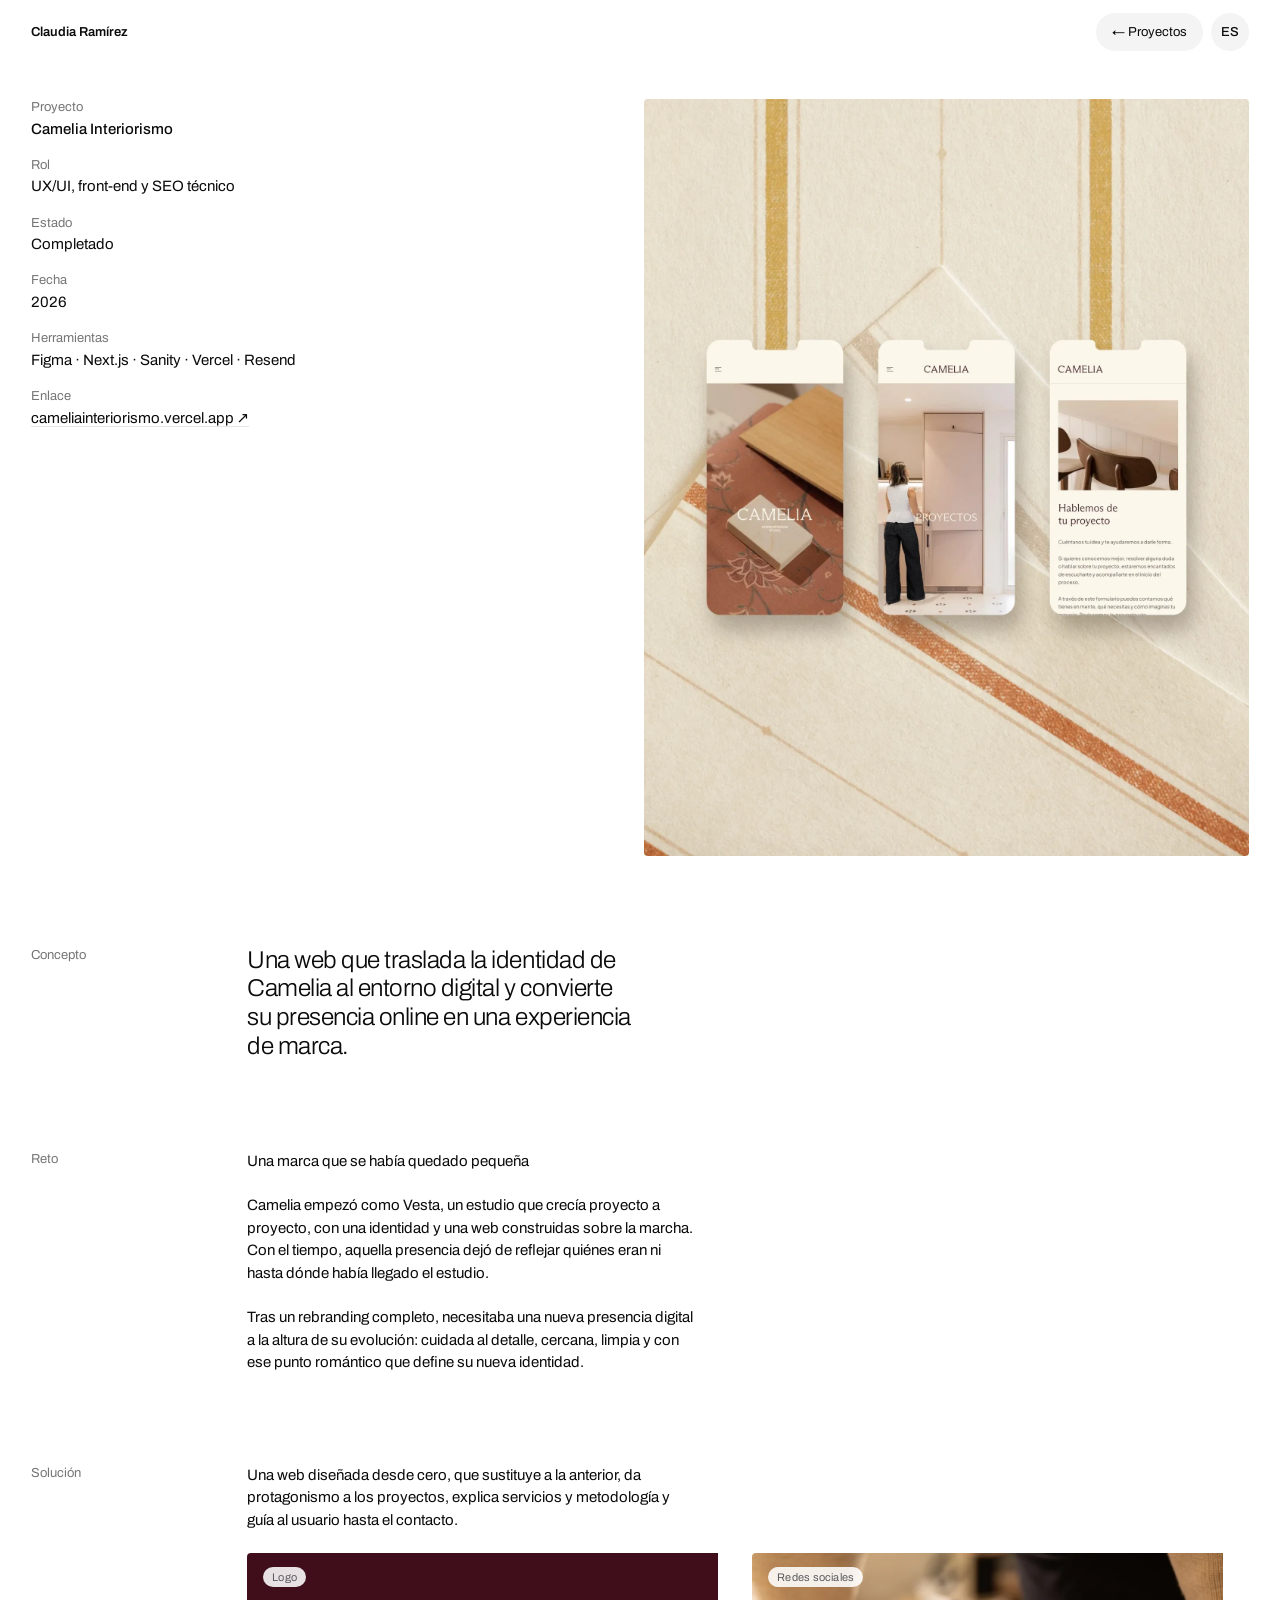
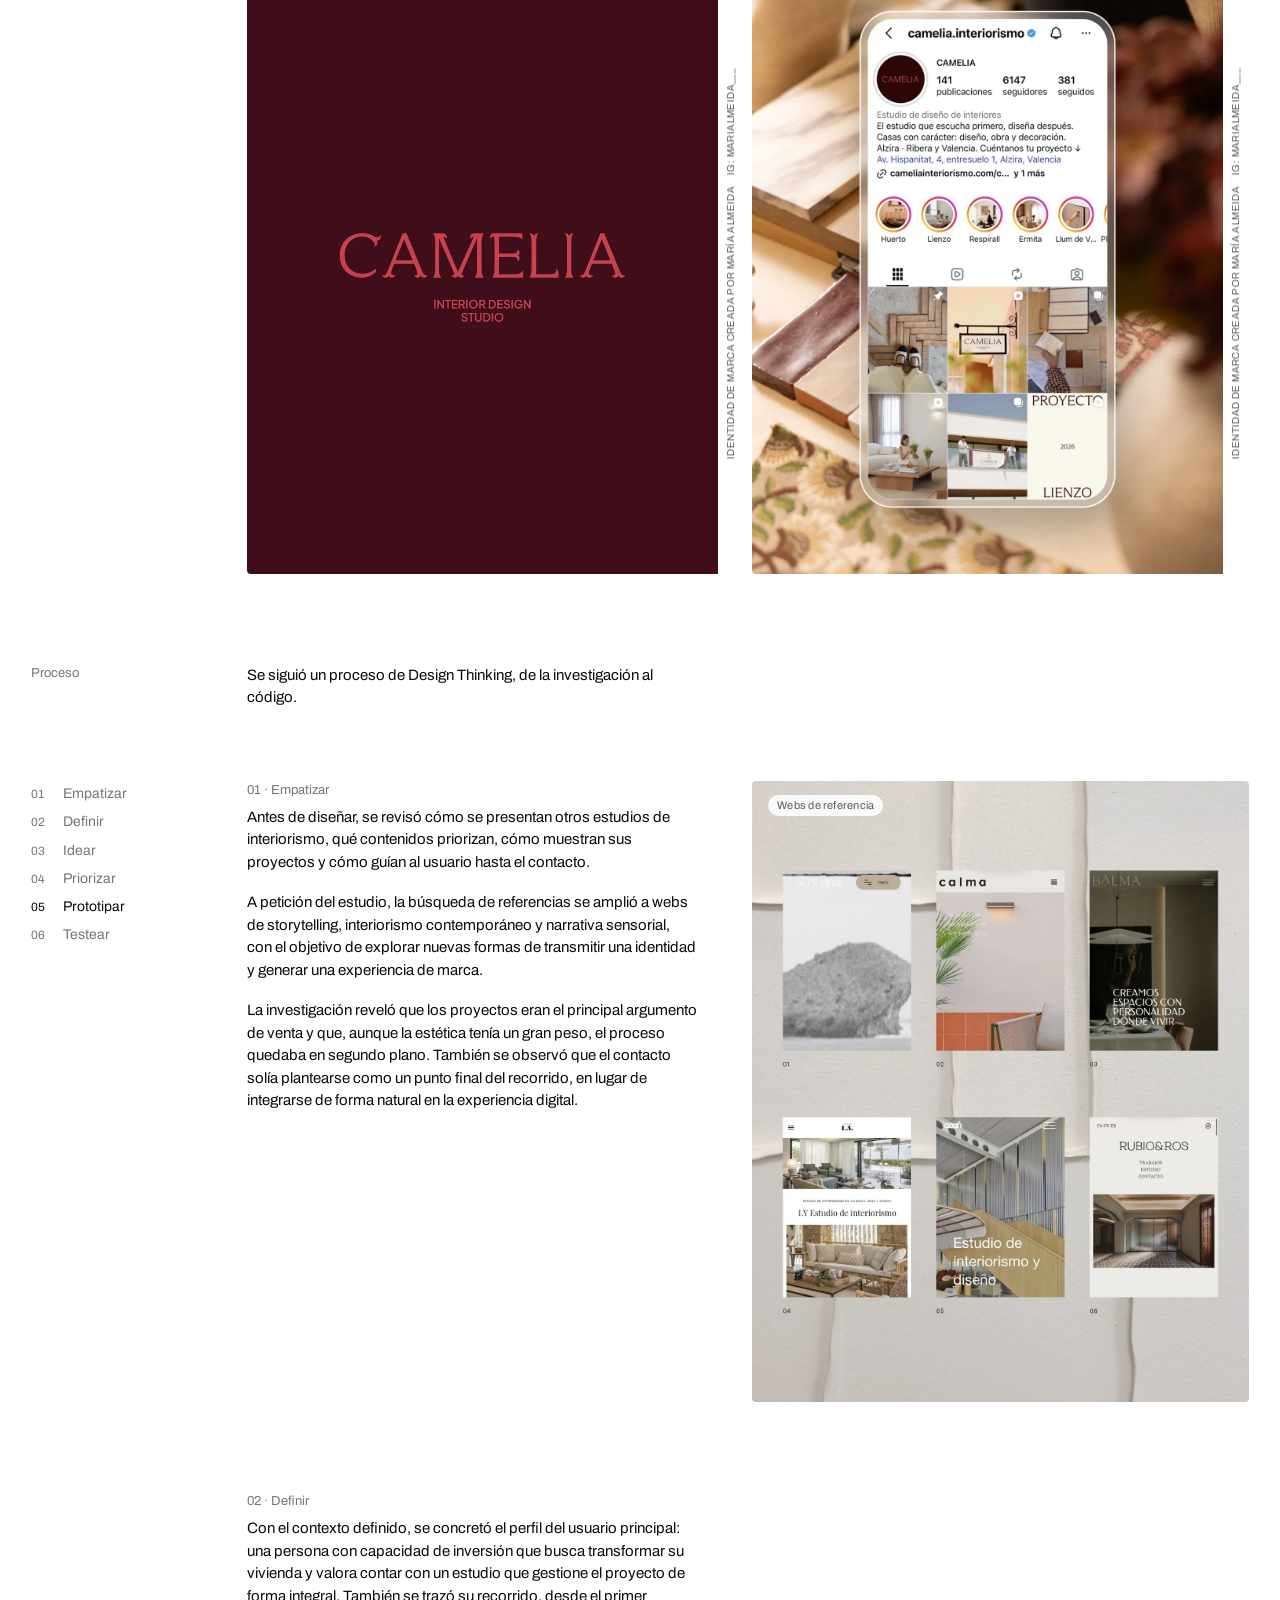
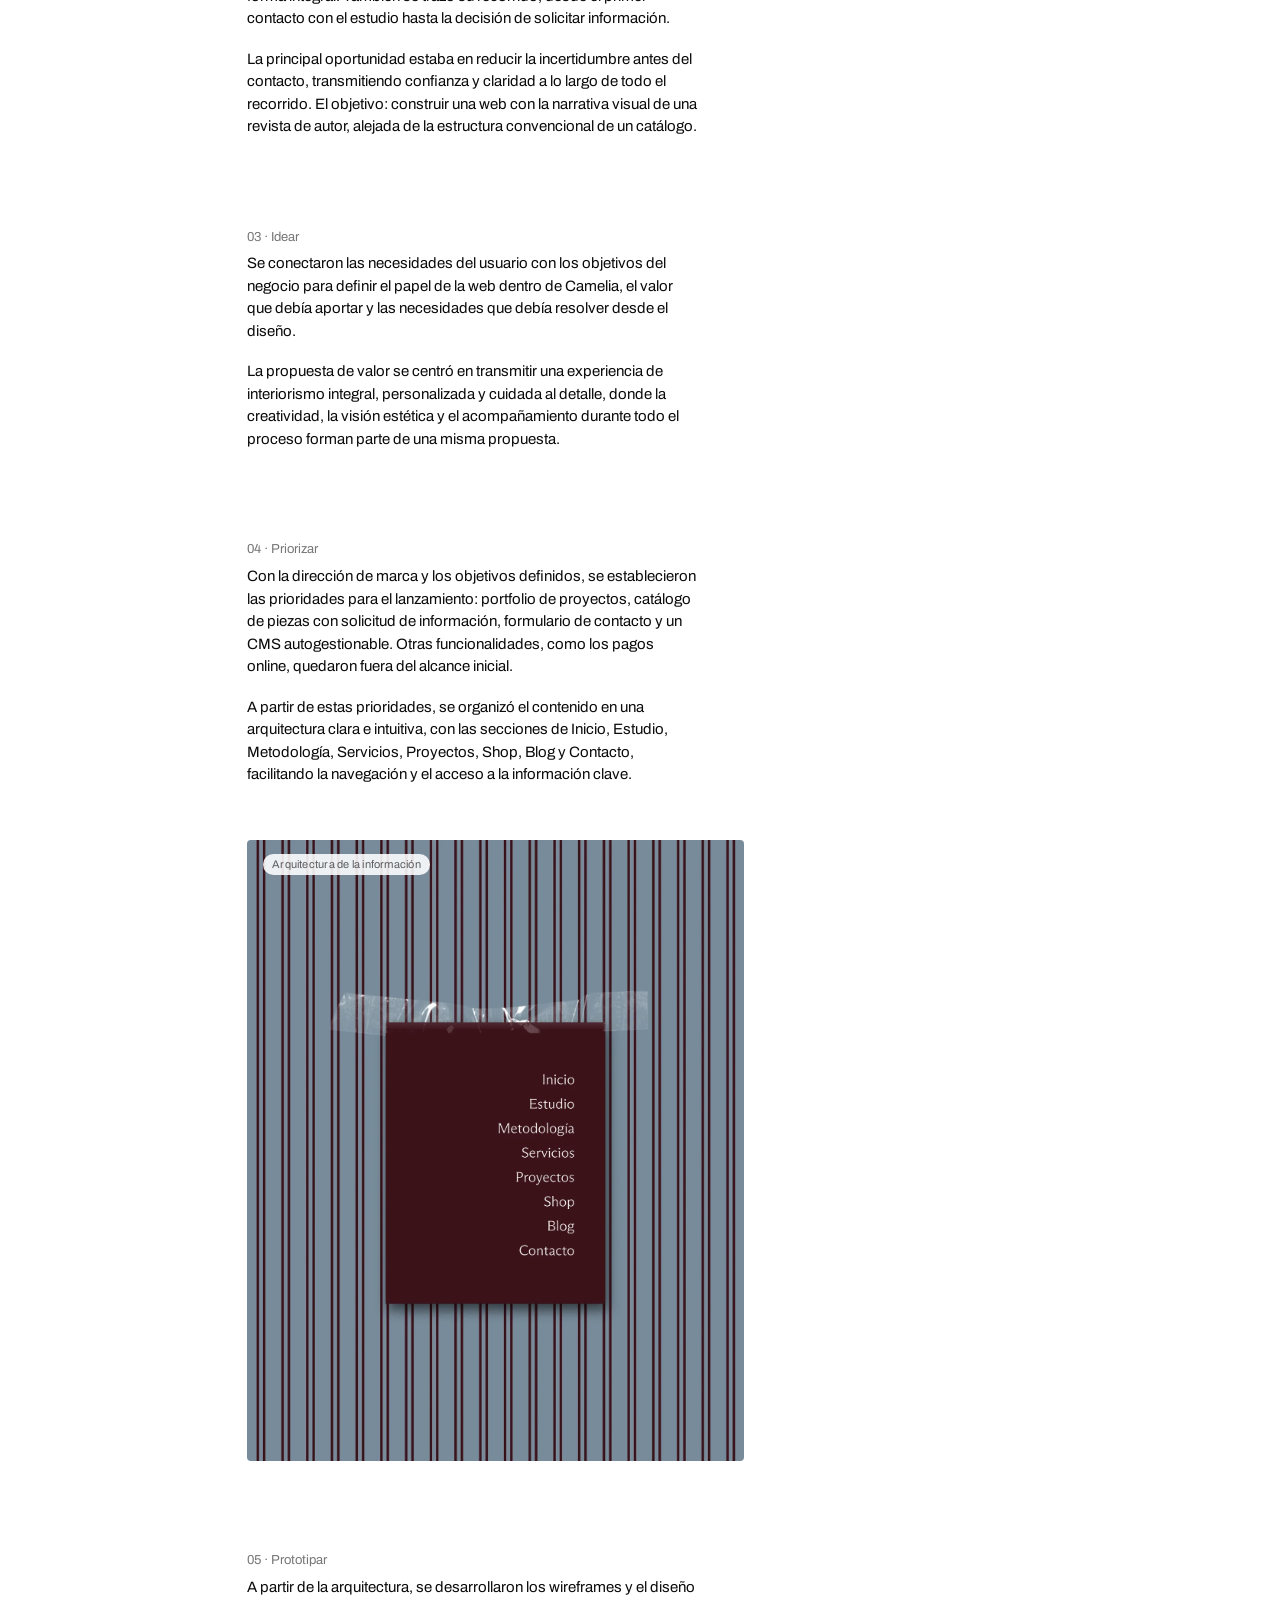
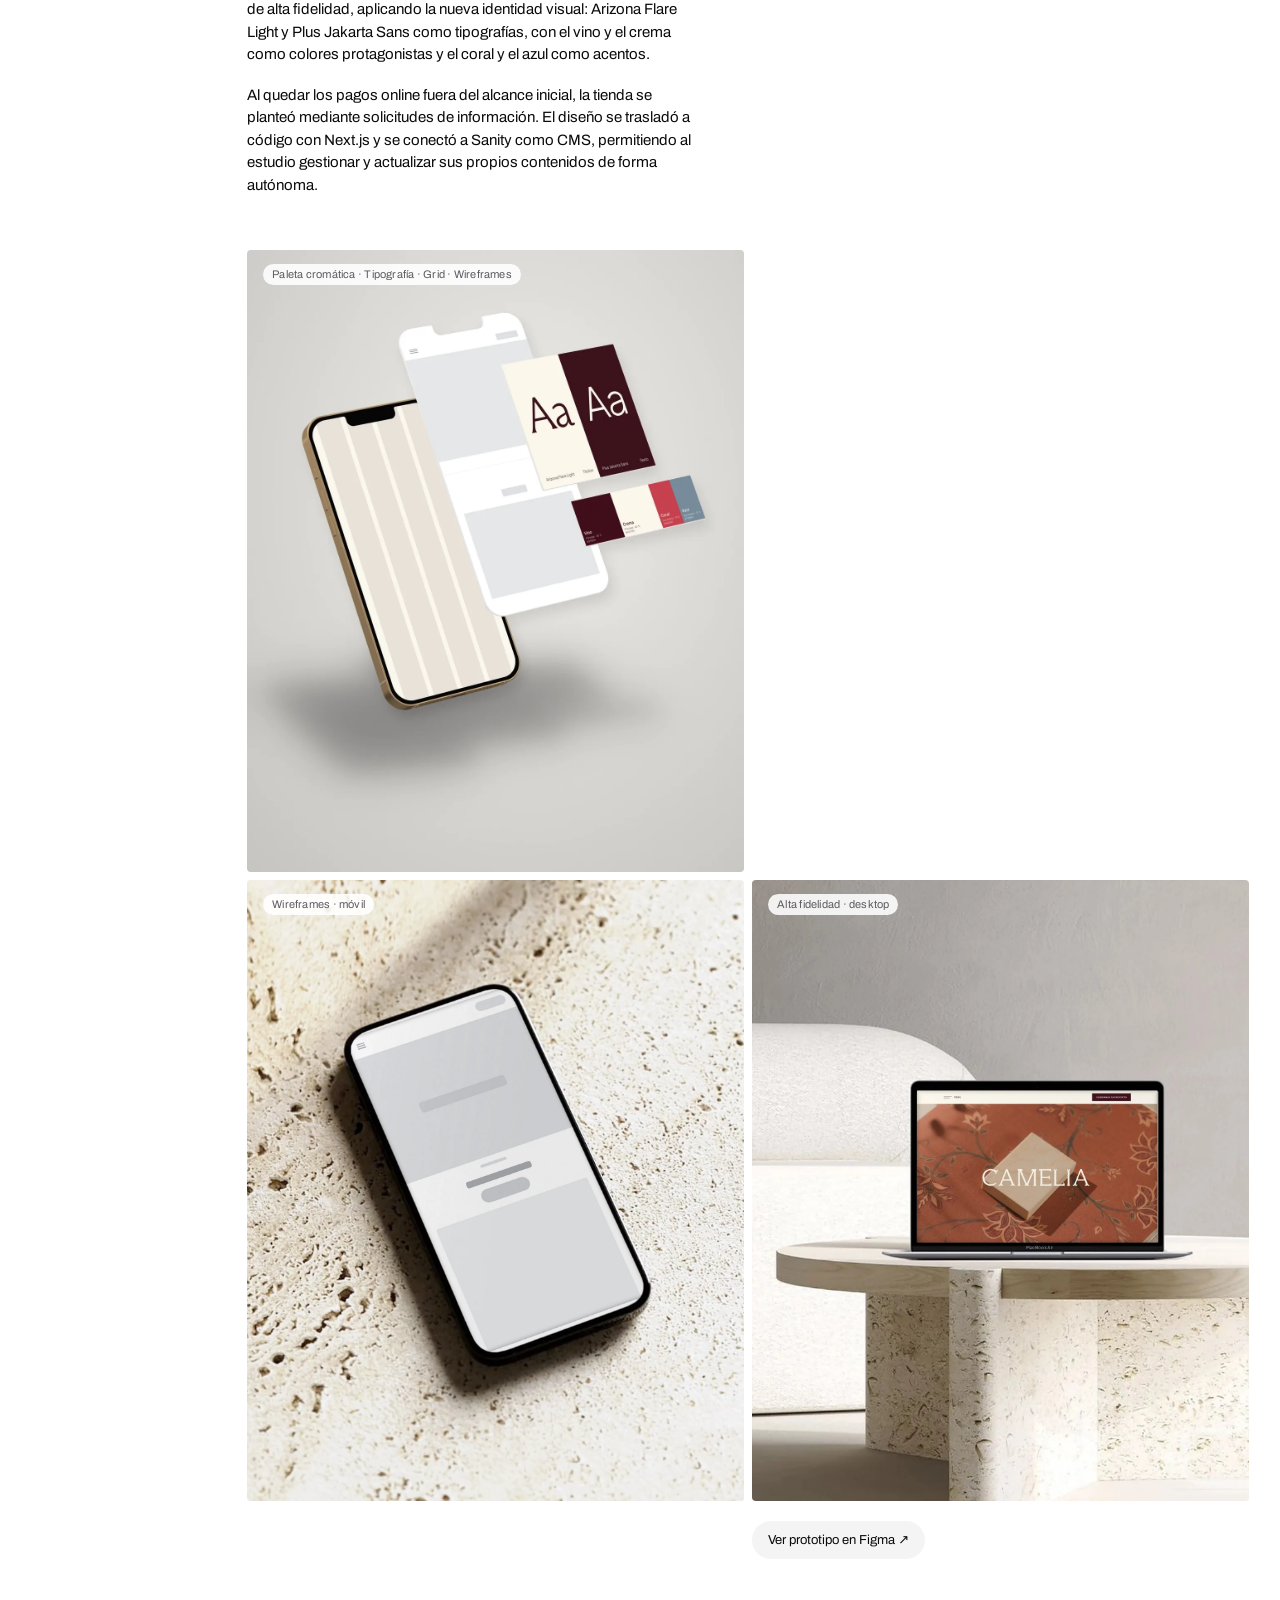
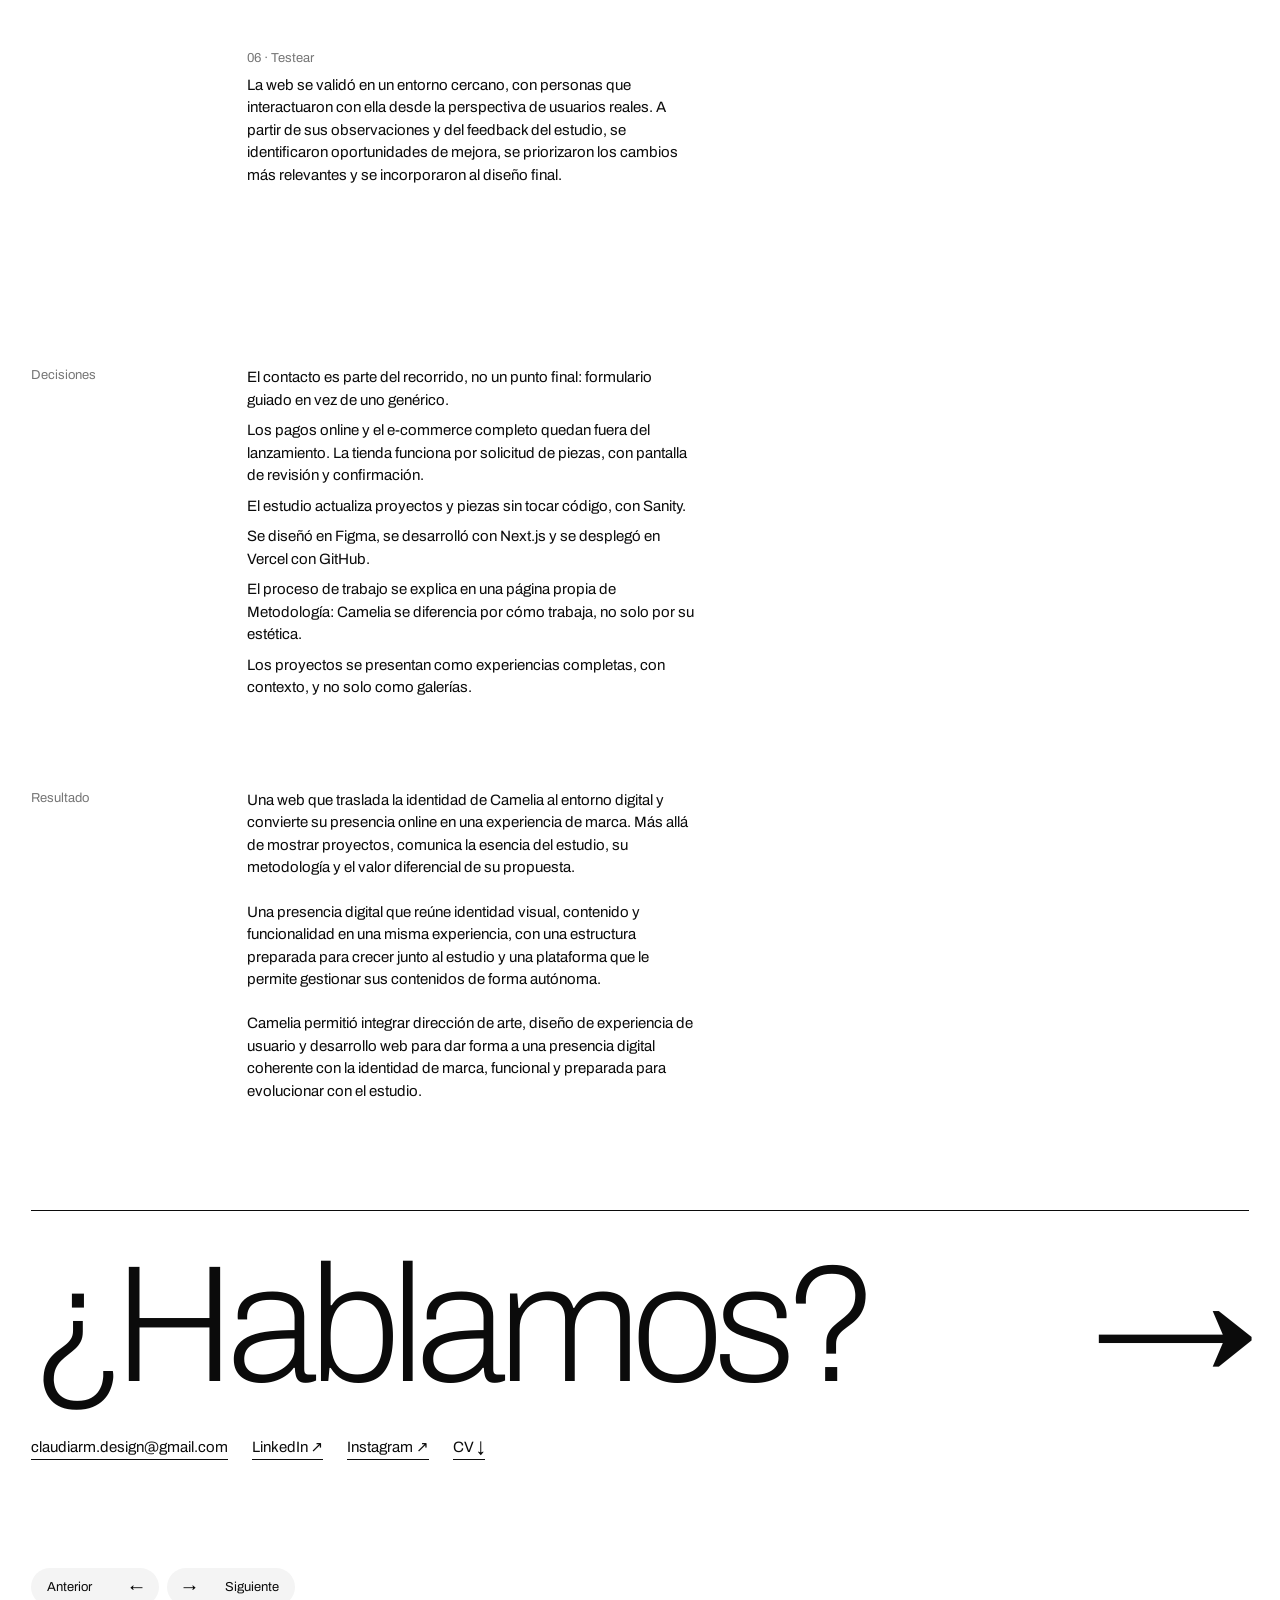
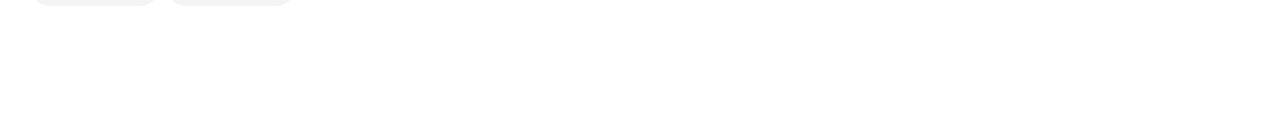
<file: camelia.html>
<!doctype html>
<html lang="es">
<head>
<meta charset="utf-8">

<meta name="viewport" content="width=device-width, initial-scale=1">
<title>Camelia Interiorismo — Claudia Ramírez</title>
<meta name="description" content="Web de estudio de interiorismo: diseño UX/UI, front-end y SEO técnico para Camelia Interiorismo. Caso de estudio de Claudia Ramírez.">
<link rel="canonical" href="https://claudiarm-portfolio.vercel.app/camelia">
<meta property="og:type" content="article"><meta property="og:locale" content="es_ES"><meta property="og:site_name" content="Claudia Ramírez">
<meta property="og:title" content="Camelia Interiorismo — Claudia Ramírez"><meta property="og:description" content="Web de estudio de interiorismo: diseño UX/UI, front-end y SEO técnico para Camelia Interiorismo. Caso de estudio de Claudia Ramírez."><meta property="og:url" content="https://claudiarm-portfolio.vercel.app/camelia"><meta property="og:image" content="https://claudiarm-portfolio.vercel.app/og/camelia.jpg"><meta property="og:image:width" content="1200"><meta property="og:image:height" content="630">
<meta name="twitter:card" content="summary_large_image"><meta name="twitter:title" content="Camelia Interiorismo — Claudia Ramírez"><meta name="twitter:description" content="Web de estudio de interiorismo: diseño UX/UI, front-end y SEO técnico para Camelia Interiorismo. Caso de estudio de Claudia Ramírez."><meta name="twitter:image" content="https://claudiarm-portfolio.vercel.app/og/camelia.jpg">
<link rel="stylesheet" href="asistente.css?v=1793649407">
<link rel="stylesheet" href="camelia.css?v=1793694633">
<link rel="preconnect" href="https://fonts.googleapis.com"><link rel="preconnect" href="https://fonts.gstatic.com" crossorigin>
<link rel="preload" as="style" href="https://fonts.googleapis.com/css2?family=Archivo:wdth,wght@62..125,100..900&display=swap" onload="this.onload=null;this.rel='stylesheet'"><noscript><link rel="stylesheet" href="https://fonts.googleapis.com/css2?family=Archivo:wdth,wght@62..125,100..900&display=swap"></noscript>
<link rel="stylesheet" href="base.css?v=1793694633">
<style>
  /* HOJA DE PROYECTO — narrativa. Tipografía callada: etiquetas grises pequeñas y texto en peso normal. */
  .shot{ background:var(--g1); border-radius:6px; overflow:hidden; display:flex; justify-content:center; align-items:flex-end; gap:clamp(14px,3vw,44px); padding:clamp(28px,6vw,84px) clamp(18px,5vw,72px) 0; }
  .shot .l{ width:min(100%,760px); } .shot .m{ width:min(21%,200px); flex:none; margin-bottom:clamp(20px,3vw,44px); }
  .shot.hero .l{ width:min(100%,840px); }
  .shot.cover{ padding:0; display:block; } .shot.cover img{ width:100%; height:auto; }
  .shot.mov{ padding-bottom:0; } .shot.mov .m{ width:min(36%,230px); margin-bottom:0; }

  /* the row: Proyecto · Rol · Estado · Fecha, and right under it Herramientas · Enlace */
  .mt{ display:grid; grid-template-columns:repeat(12,minmax(0,1fr)); gap:14px 16px; font-size:.9375rem; line-height:1.35; padding:calc(var(--bar) + 6px) var(--pad) 0; }
  .mt dt{ color:var(--g3); margin-bottom:2px; } .mt dd{ color:var(--ink); }
  .mt .c-p{ grid-column:1 / 5; } .mt .c-r{ grid-column:5 / 9; } .mt .c-e{ grid-column:9 / 11; } .mt .c-f{ grid-column:11 / 13; }
  .mt .c-h{ grid-column:5 / 9; } .mt .c-l{ grid-column:9 / 13; }
  .mt .c-h dd{ display:flex; flex-wrap:wrap; gap:0 12px; }
  .mt a{ border-bottom:1px solid var(--ink); } .mt a:hover{ border-bottom-color:transparent; }
  .mt .c-l dd{ display:flex; flex-wrap:wrap; gap:0 16px; }
  .mt .c-p dd{ font-weight:500; }

  .pn{ display:flex; gap:8px; flex-wrap:wrap; }
  .pn .pill{ gap:14px; min-width:128px; justify-content:space-between; }
  .tx{ font-size:.9375rem; line-height:1.5; max-width:46ch; }
  .fases{ border-top:1px solid var(--ink); margin-top:20px; } .fase{ display:grid; grid-template-columns:2rem minmax(0,9.5rem) minmax(0,1fr); gap:0 14px; padding:13px 0; border-bottom:1px solid var(--g2); font-size:.9375rem; line-height:1.5; } .fase i{ font-style:normal; color:var(--g3); font-size:.75rem; padding-top:3px; } .fase b{ font-weight:500; } .fase p{ max-width:56ch; }
  @media (max-width:640px){ .fase{ grid-template-columns:2rem 1fr; } .fase p{ grid-column:2; } }
  .lst{ list-style:none; padding:0; font-size:.9375rem; line-height:1.45; max-width:50ch; } .lst li + li{ margin-top:8px; } .lst b{ font-weight:500; }
  .lst .m{ color:var(--g3); }

  .f2{ padding:clamp(28px,6vh,56px) var(--pad) 120px; }
  .f2 .intro{ font-size:clamp(1.125rem,1.8vw,1.5rem); line-height:1.35; max-width:36ch; }
  .f2 .shot{ margin-top:clamp(24px,5vh,56px); }
  .sec{ display:grid; grid-template-columns:minmax(0,4fr) minmax(0,8fr); gap:16px; margin-top:clamp(48px,10vh,110px); }
  .sec > h2{ font-size:.8125rem; font-weight:400; color:var(--g3); position:sticky; top:calc(var(--bar) + 12px); align-self:start; }
  .sec .c > * + *{ margin-top:clamp(14px,2.4vh,26px); }
  .sec .tx{ font-size:.9375rem; max-width:50ch; }
  .sec .lst{ font-size:.9375rem; line-height:1.5; max-width:50ch; }
  .rej{ display:grid; grid-template-columns:repeat(2,minmax(0,1fr)); gap:clamp(12px,2vw,24px); }
  .rej .shot{ margin:0; padding:clamp(18px,3vw,40px) clamp(16px,3vw,40px) 0; } .rej .shot .l{ width:100%; }
  .f2 .fin{ margin-top:clamp(64px,12vh,140px); }
  @media (max-width:900px){
    .sec{ grid-template-columns:1fr; } .sec > h2{ position:static; } .rej{ grid-template-columns:1fr; }
    /* tablet: dos columnas siempre llenas — Proyecto | Fecha, Rol | Estado, Herramientas | Enlace */
    .mt{ grid-template-columns:1fr 1fr; } .mt > div{ grid-column:auto !important; }
    .mt .c-p{ order:1; } .mt .c-f{ order:2; } .mt .c-r{ order:3; } .mt .c-e{ order:4; } .mt .c-h{ order:5; } .mt .c-l{ order:6; }
  }
  @media (max-width:520px){
    /* móvil: una sola columna a la izquierda, en el orden de lectura */
    .mt{ grid-template-columns:1fr; } .mt > div{ order:0 !important; }
  }
</style>
</head>
<body>
<!--
THESIS: la hoja de proyecto se lee como una ficha silenciosa: datos arriba, texto a un lado, imágenes grandes dentro de su dispositivo. Se rechazan los titulares grandes y negros por fase.
OWN-WORLD: la misma que la home: blanco, negro y grises; etiquetas grises pequeñas, texto en peso normal; el color lo ponen las imágenes y los mockups.
STORY: lees de qué va, ves las pantallas y entiendes las decisiones; no hay un segundo nivel: la hoja es el proyecto.
FIRST VIEWPORT: la fila Proyecto · Rol · Estado · Fecha (y debajo Herramientas · Enlace), la frase y la imagen principal.
FORM: hoja narrativa, elegida por la usuaria entre lateral y narrativa.
FINISH: unreviewed and undocumented is unfinished; this build ends with the finish review, the verdict, and DESIGN.md
-->
<header class="bar">
  <div style="display:flex;align-items:center;gap:14px"><span id="quien"></span></div>
  <nav class="nav"><a class="pill" id="todos" href="index.html"></a><div id="lang"></div></nav>
</header>
<main id="main"></main>
<script>window.SLUG="camelia";</script>
<script src="datos.js?v=1793879724"></script>
<script src="asistente.js?v=1793649407"></script>
<script src="capitulos.js?v=1793649823"></script>
<script src="camelia.js?v=1793694633"></script>
<script src="comun.js?v=1793712345"></script>
<script>
(function(){
  const D = DATOS, E = PORT.esc, M = PORT, $ = s => document.querySelector(s);
  const mq = "";
  const slug = PORT.q("p") || window.SLUG || "camelia", i = Math.max(0, D.proyectos.findIndex(p => p.slug === slug)), p = D.proyectos[i];
  const prev = D.proyectos[(i + D.proyectos.length - 1) % D.proyectos.length], next = D.proyectos[(i + 1) % D.proyectos.length];
  const href = s => `${s}.html${mq}`;
  document.title = p.nombre + " — " + M.marca;
  { const h1 = document.createElement("h1"); h1.className = "vh"; h1.textContent = p.nombre; document.body.insertBefore(h1, $("#main")); }
  const t = PORT.t; $("#todos").textContent = t("todos"); PORT.idioma($("#lang"));
  PORT.quien($("#quien")); $("#todos").href = "index.html";

  const enlaces = [p.sitio ? `<a href="${p.sitio[1]}" target="_blank" rel="noopener">${E(p.sitio[0])} ↗</a>` : "", ...(p.redes || []).map(r => `<a href="${r[1]}" target="_blank" rel="noopener">${E(r[0])} ↗</a>`), p.figma ? `<a href="${p.figma[1]}" target="_blank" rel="noopener">Figma ↗</a>` : "", p.protoArriba && p.prototipo ? `<a href="${p.prototipo}" target="_blank" rel="noopener">${t("prototipo")} ↗</a>` : ""].filter(Boolean).join("") || "—";
  const meta = `<dl class="mt"><div class="c-p"><dt>${t("proyecto")}</dt><dd>${E(p.nombre)}</dd></div><div class="c-r"><dt>${t("rol")}</dt><dd>${E(p.rol || "—")}</dd></div><div class="c-e"><dt>${t("estado")}</dt><dd>${t("completado")}</dd></div><div class="c-f"><dt>${t("fecha")}</dt><dd>${p.anio}</dd></div>
    <div class="c-h"><dt>${t("herramientas")}</dt><dd>${p.herramientas ? p.herramientas.map(t => `<span>${E(t)}</span>`).join("") : "—"}</dd></div>${p.sinEnlace || (p.protoArriba && !p.prototipo) ? "" : `<div class="c-l"><dt>${t("enlace")}</dt><dd>${enlaces}</dd></div>`}</dl>`;
  const pn = `<div class="pn"><a class="pill" href="${href(prev.slug)}"><span>${t("anterior")}</span><span aria-hidden="true">←</span></a><a class="pill" href="${href(next.slug)}"><span aria-hidden="true">→</span><span>${t("siguiente")}</span></a></div>`;

  const hero = () => p.cover
    ? `<div class="shot cover"><img src="${p.cover}" alt="${t("imagen")} ${E(p.nombre)}"></div>`
    : `<div class="shot hero"><div class="l">${M.laptop(p.laptop[0], p.nombre)}</div><div class="m">${M.phone(p.movil, p.nombre + " mobile", 1)}</div></div>`;
  const proceso = () => p.procesoFases ? `<p class="tx">${E(p.procesoIntro)}</p><div class="fases">${p.procesoFases.map((f, k) => `<div class="fase"><i>${String(k + 1).padStart(2, "0")}</i><b>${E(f[0])}</b><p>${E(f[1])}</p></div>`).join("")}</div>` : `<ul class="lst">${p.proceso.map(s => `<li><b>${E(s[0])}</b> · ${E(s[1])} <span class="m">${s[2].map(E).join(", ")}</span></li>`).join("")}</ul>`;
  const dec = () => `<ul class="lst">${p.decisiones.map(d => `<li>${E(d)}</li>`).join("")}</ul>`;

  const metaCol = `<dl class="mc"><div><dt>${t("proyecto")}</dt><dd>${E(p.nombre)}</dd></div><div><dt>${t("rol")}</dt><dd>${E(p.rol || "—")}</dd></div><div><dt>${t("estado")}</dt><dd>${t("completado")}</dd></div><div><dt>${t("fecha")}</dt><dd>${p.anio}</dd></div><div><dt>${t("herramientas")}</dt><dd>${p.herramientas ? p.herramientas.join(" · ") : "—"}</dd></div><div><dt>${t("enlace")}</dt><dd>${enlaces}</dd></div></dl>`;
  if(p.capitulos && window.CAP && window.CAMELIA){ $("#main").innerHTML = (CAP.metaCover(p) ? "" : meta) + CAP.render(p, { t, E, pn, metaCol, meta }); PORT.menus(); document.querySelectorAll(".asp").forEach(h => window.ASIST && ASIST.mount(h, { lang: PORT.lang })); CAP.init(); CAMELIA.init(); PORT.contacto(); return; }
  if(p.slug === "camelia" && window.CAMELIA){
    // portada de la hoja: datos del proyecto en columna a la izquierda (bajan con el scroll hasta el final de la foto) y foto vertical a la derecha
    $("#main").innerHTML = CAMELIA.render(p, { t, E, pn, metaCol, meta }); PORT.menus(); CAMELIA.init(); PORT.contacto(); return; }
  let h = meta + `<div class="f2"><p class="intro">${E(p.frase)}</p>${hero()}`;
  if(p.listo) h += `
    <section class="sec"><h2>${t("reto")}</h2><div class="c"><p class="tx">${E(p.reto)}</p></div></section>
    <section class="sec"><h2>${t("proceso")}</h2><div class="c">${proceso()}</div></section>
    <section class="sec"><h2>${t("solucion")}</h2><div class="c"><p class="tx">${E(p.solucion)}</p><div class="rej">${[1, 2, 3].map(k => `<div class="shot"><div class="l">${M.laptop(p.laptop[k], p.nombre + ", " + t("pantalla") + " " + (k + 1), k)}</div></div>`).join("")}<div class="shot mov"><div class="m">${M.phone(p.movil, "Mobile", 2)}</div></div></div></div></section>
    <section class="sec"><h2>${t("decisiones")}</h2><div class="c">${dec()}</div></section>
    <section class="sec"><h2>${t("resultado")}</h2><div class="c"><p class="tx">${E(p.resultado)}</p><p class="tx">${E(p.aprendi)}</p></div></section>`;
  else h += `<section class="sec"><h2>${t("info")}</h2><div class="c"><p class="tx">${t("prep")}</p></div></section>`;
  h += `<div class="fin">${pn}</div></div>`;
  $("#main").innerHTML = h; PORT.menus(); PORT.contacto();
})();
</script>
</body>
</html>
</file>
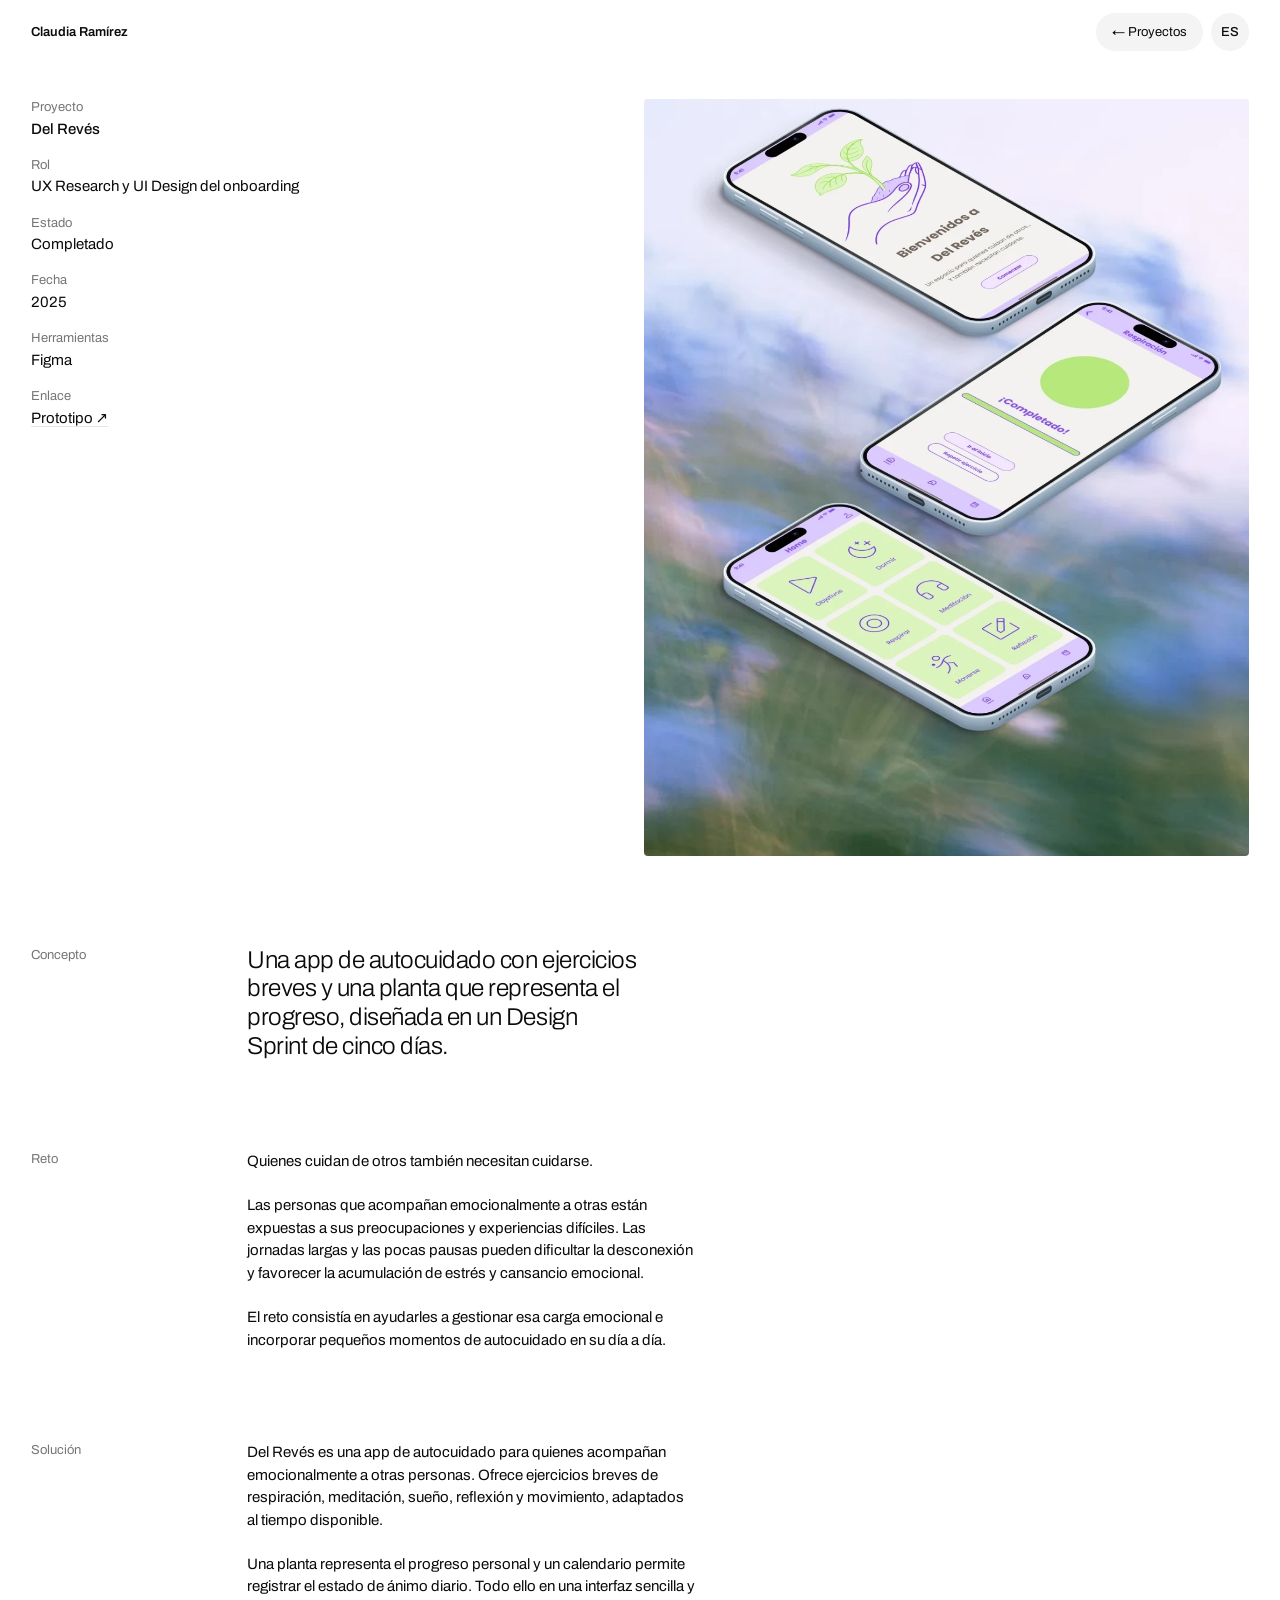
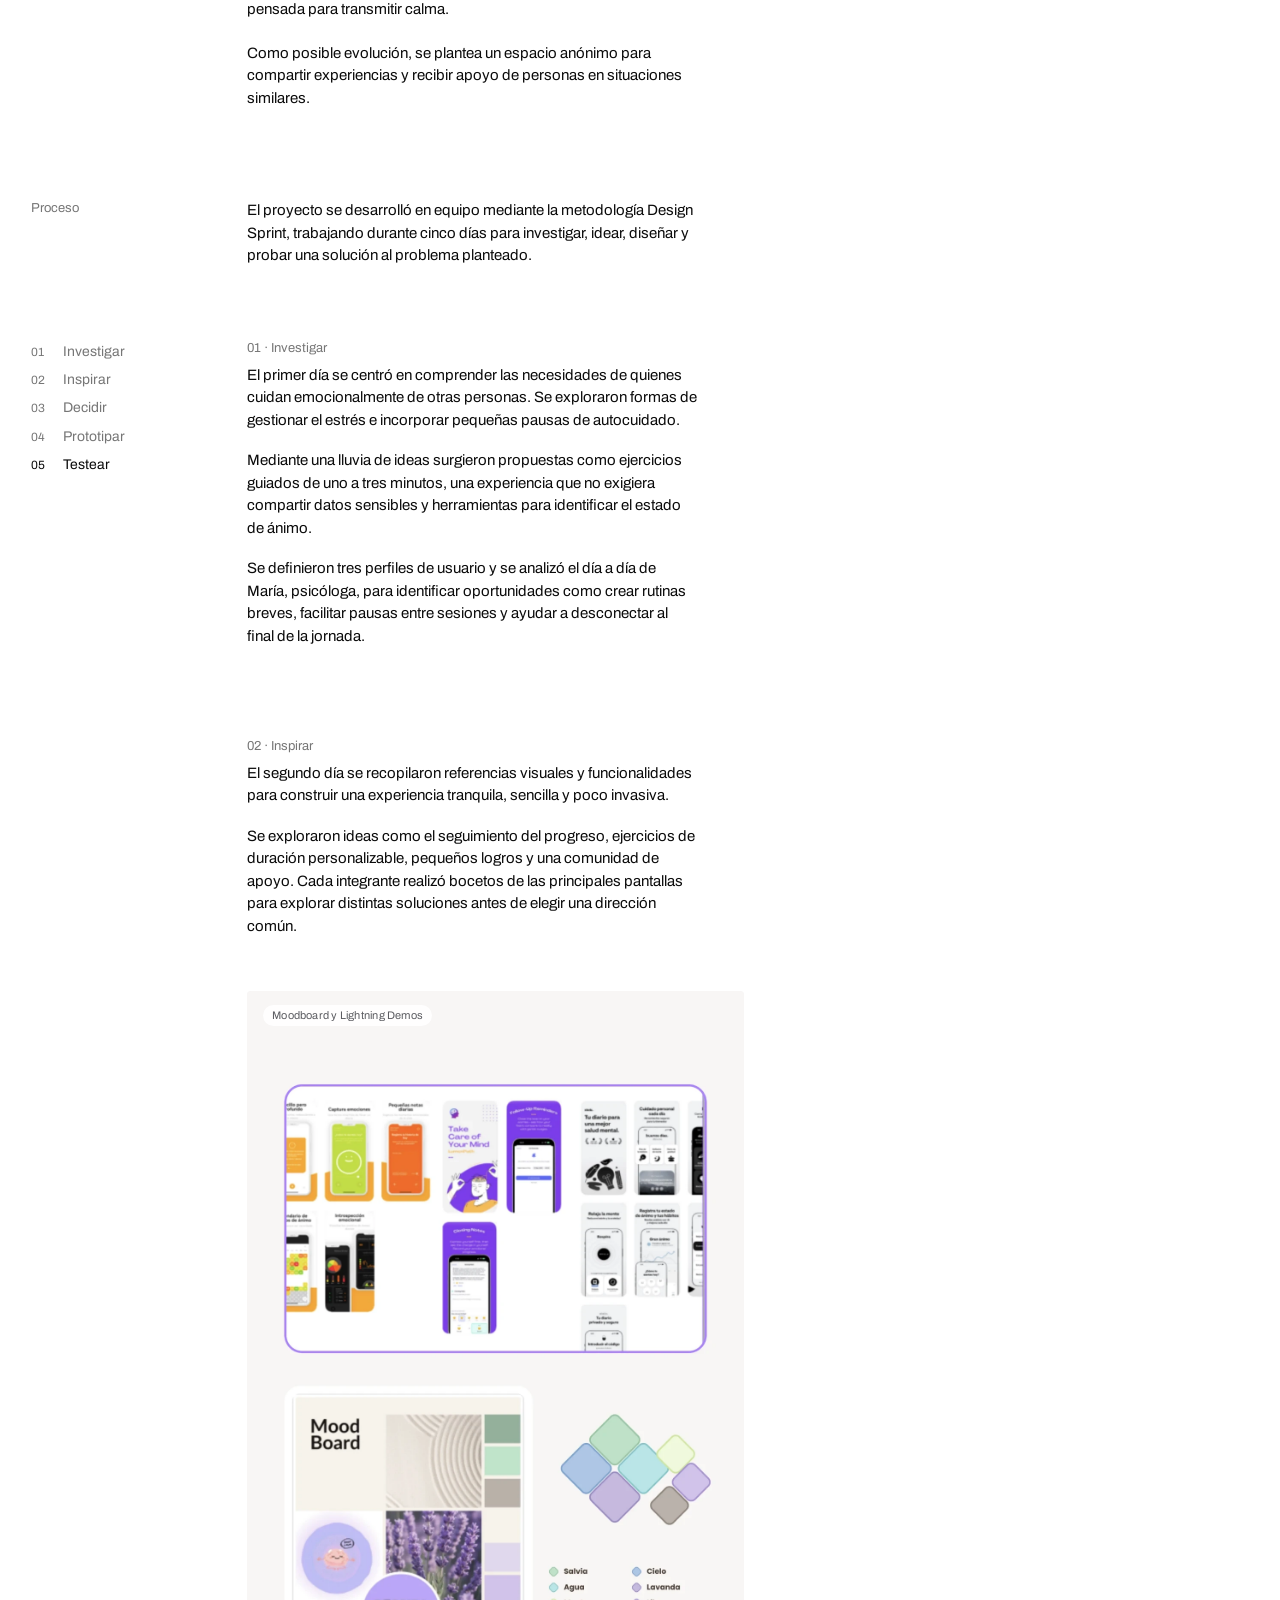
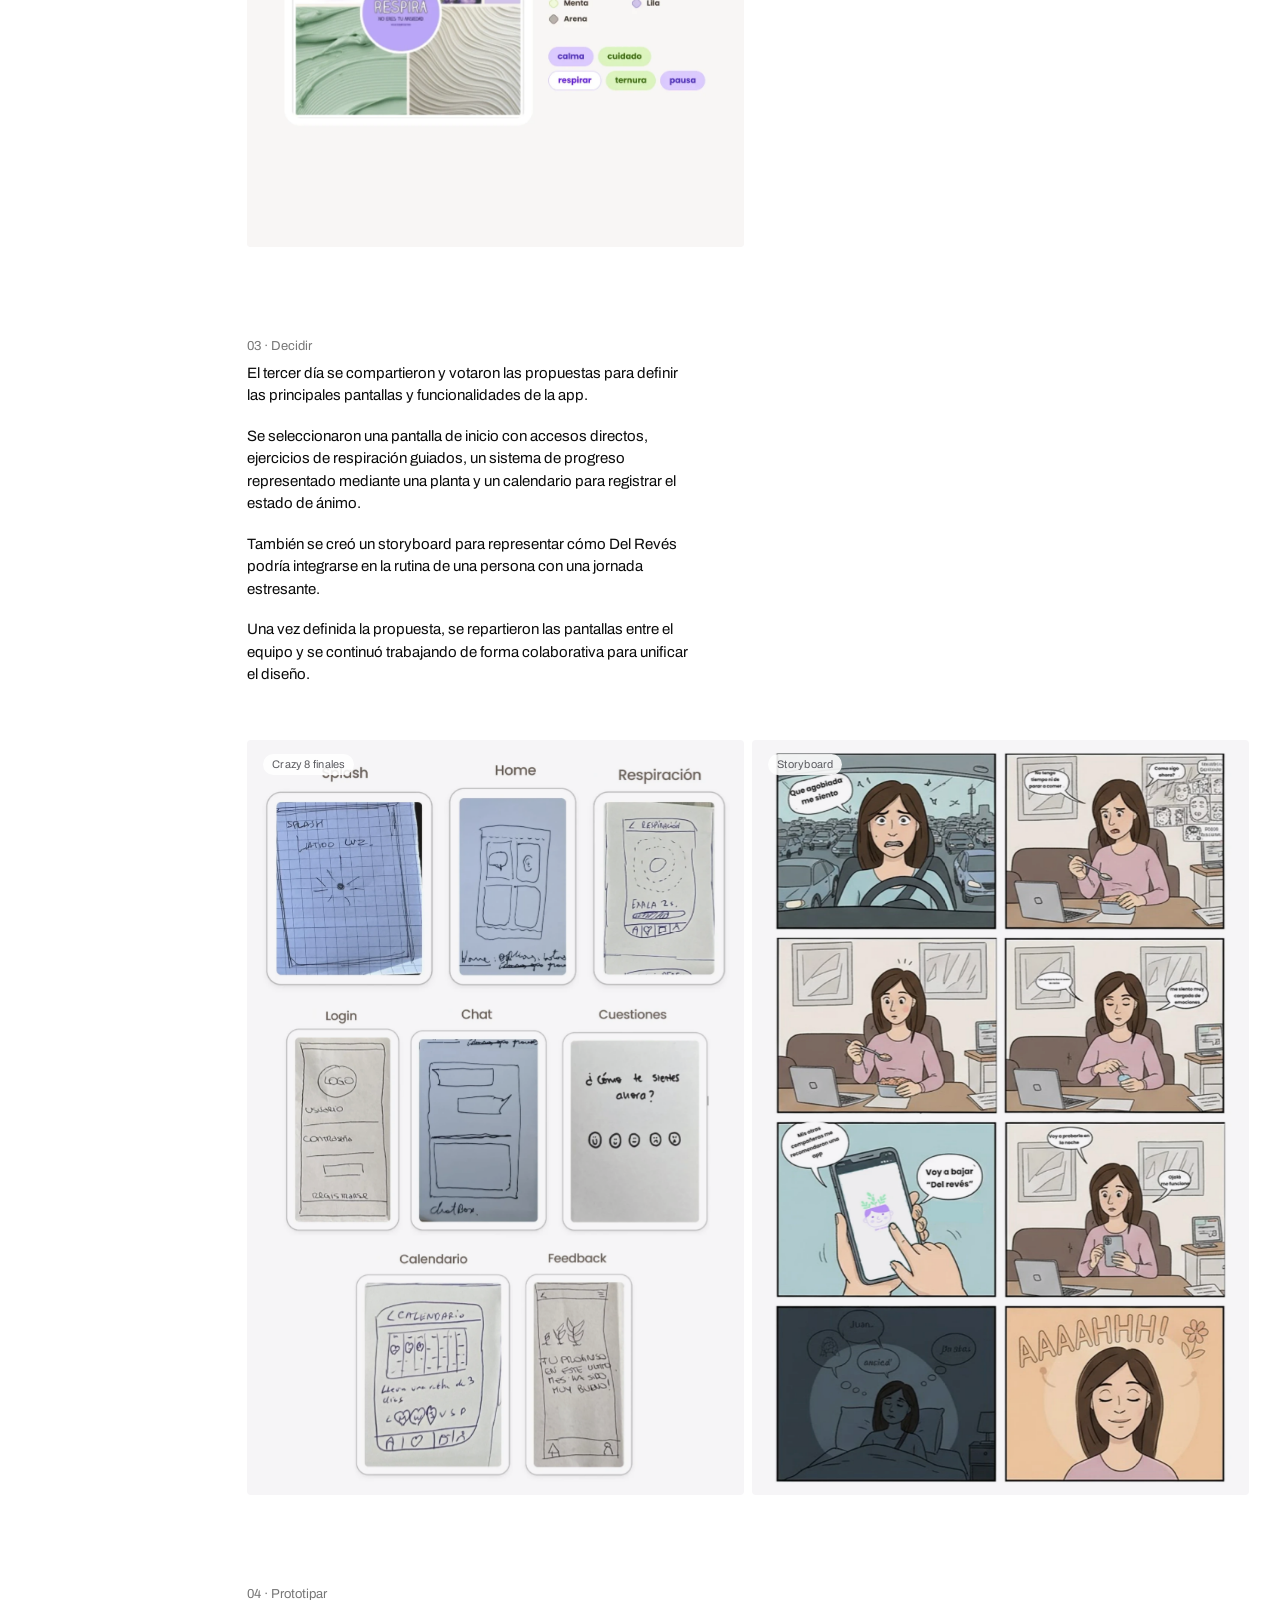
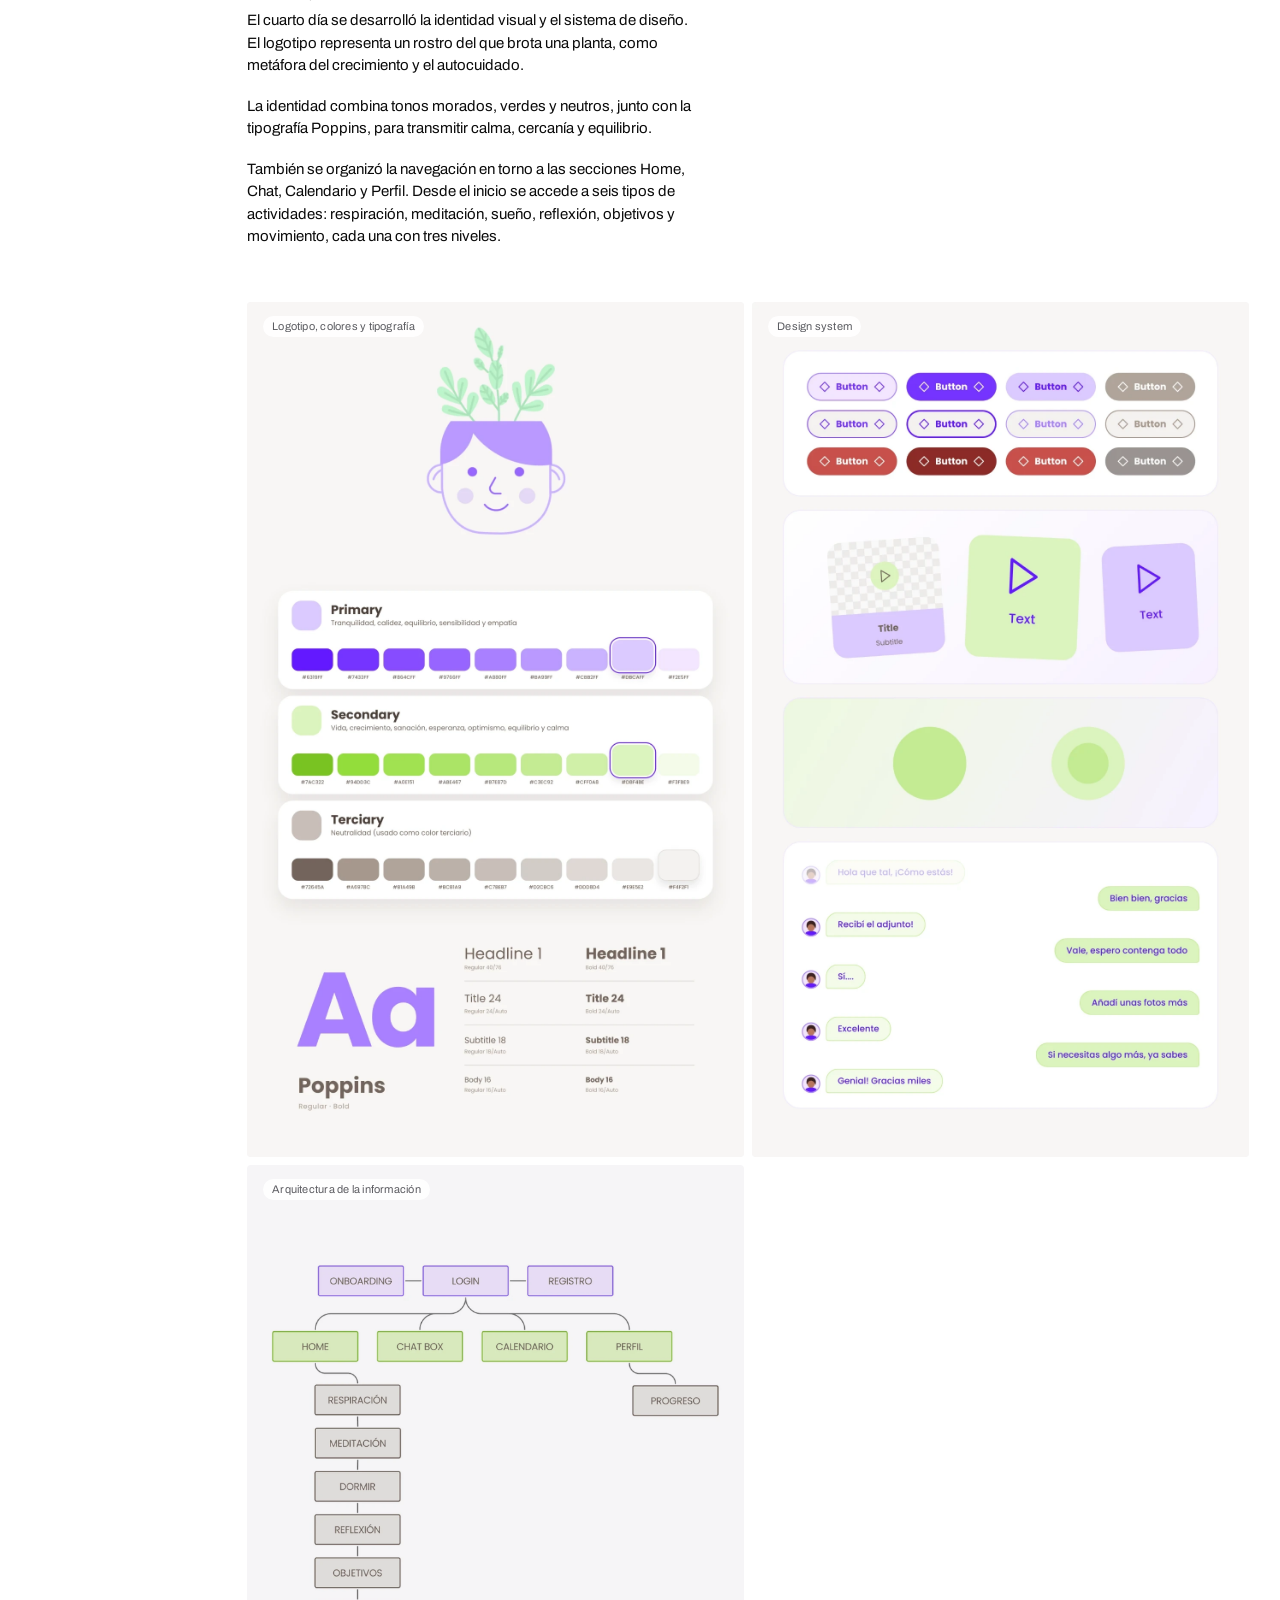
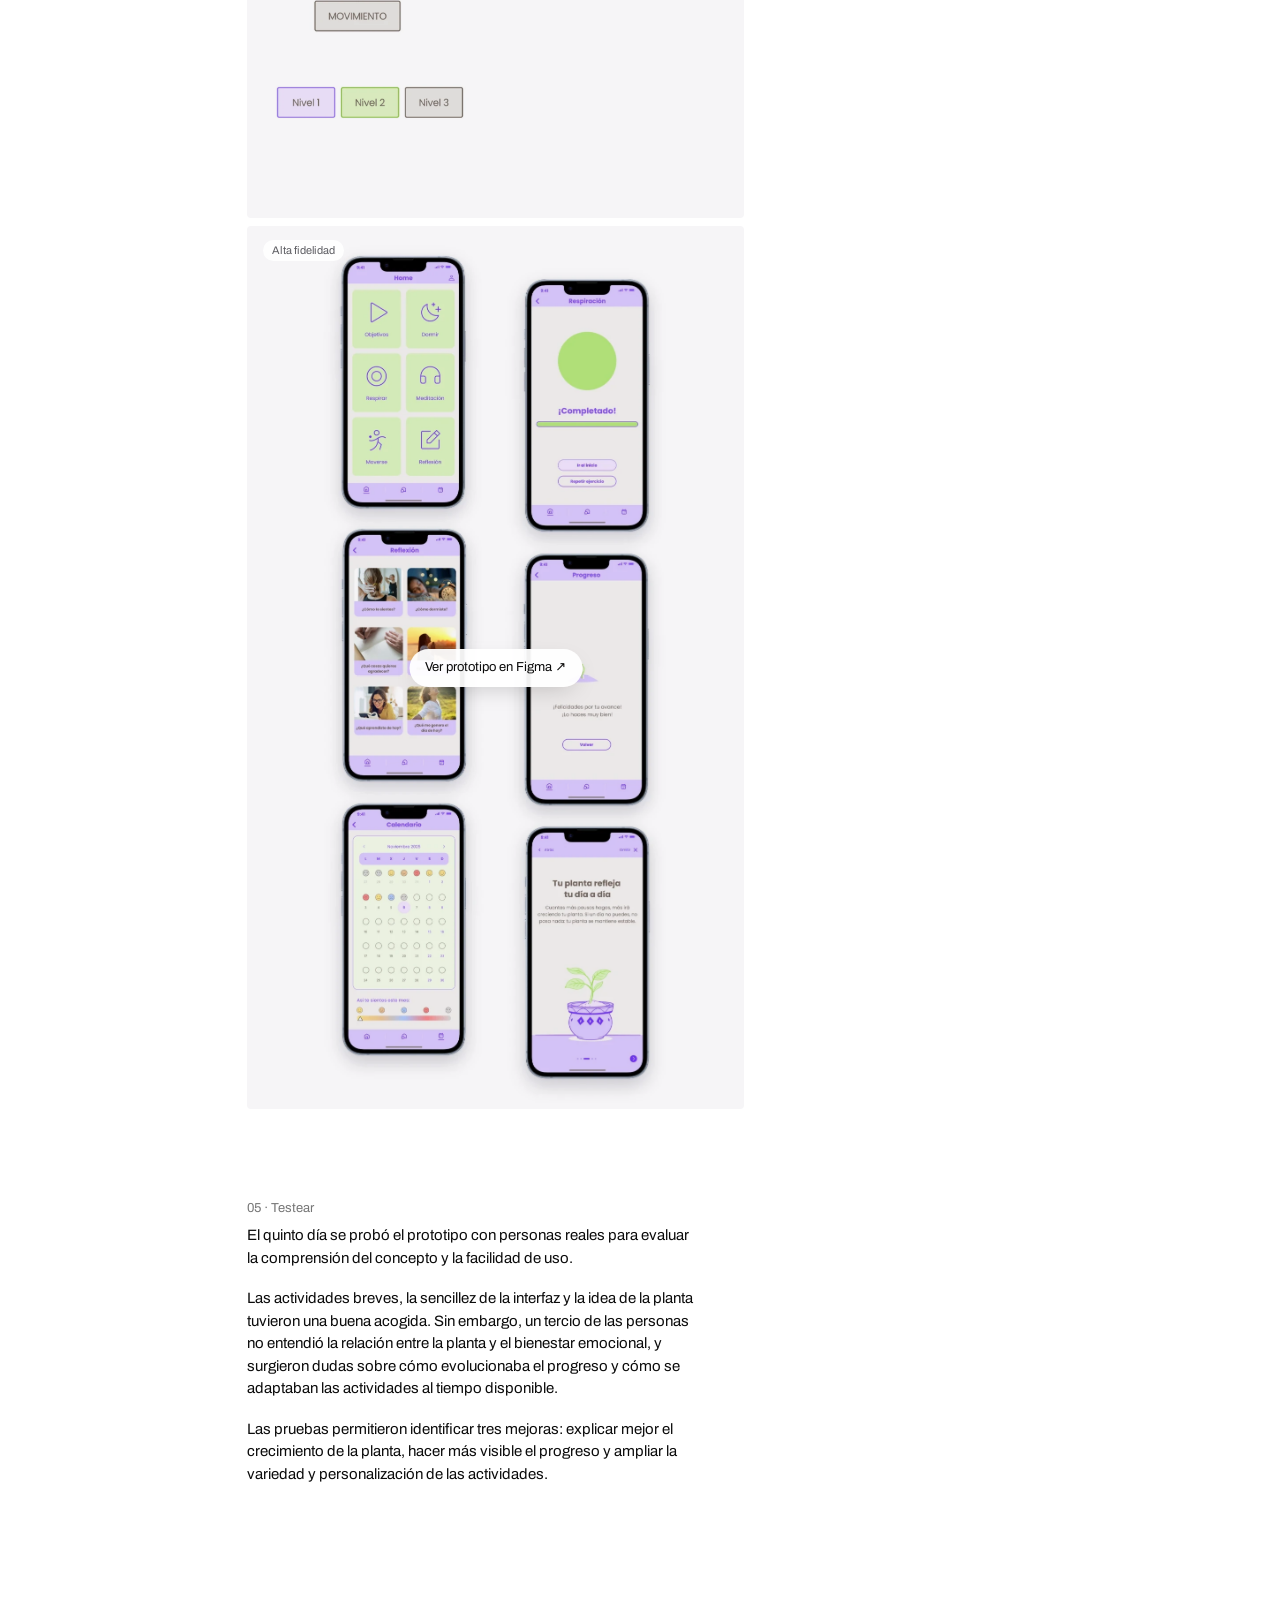
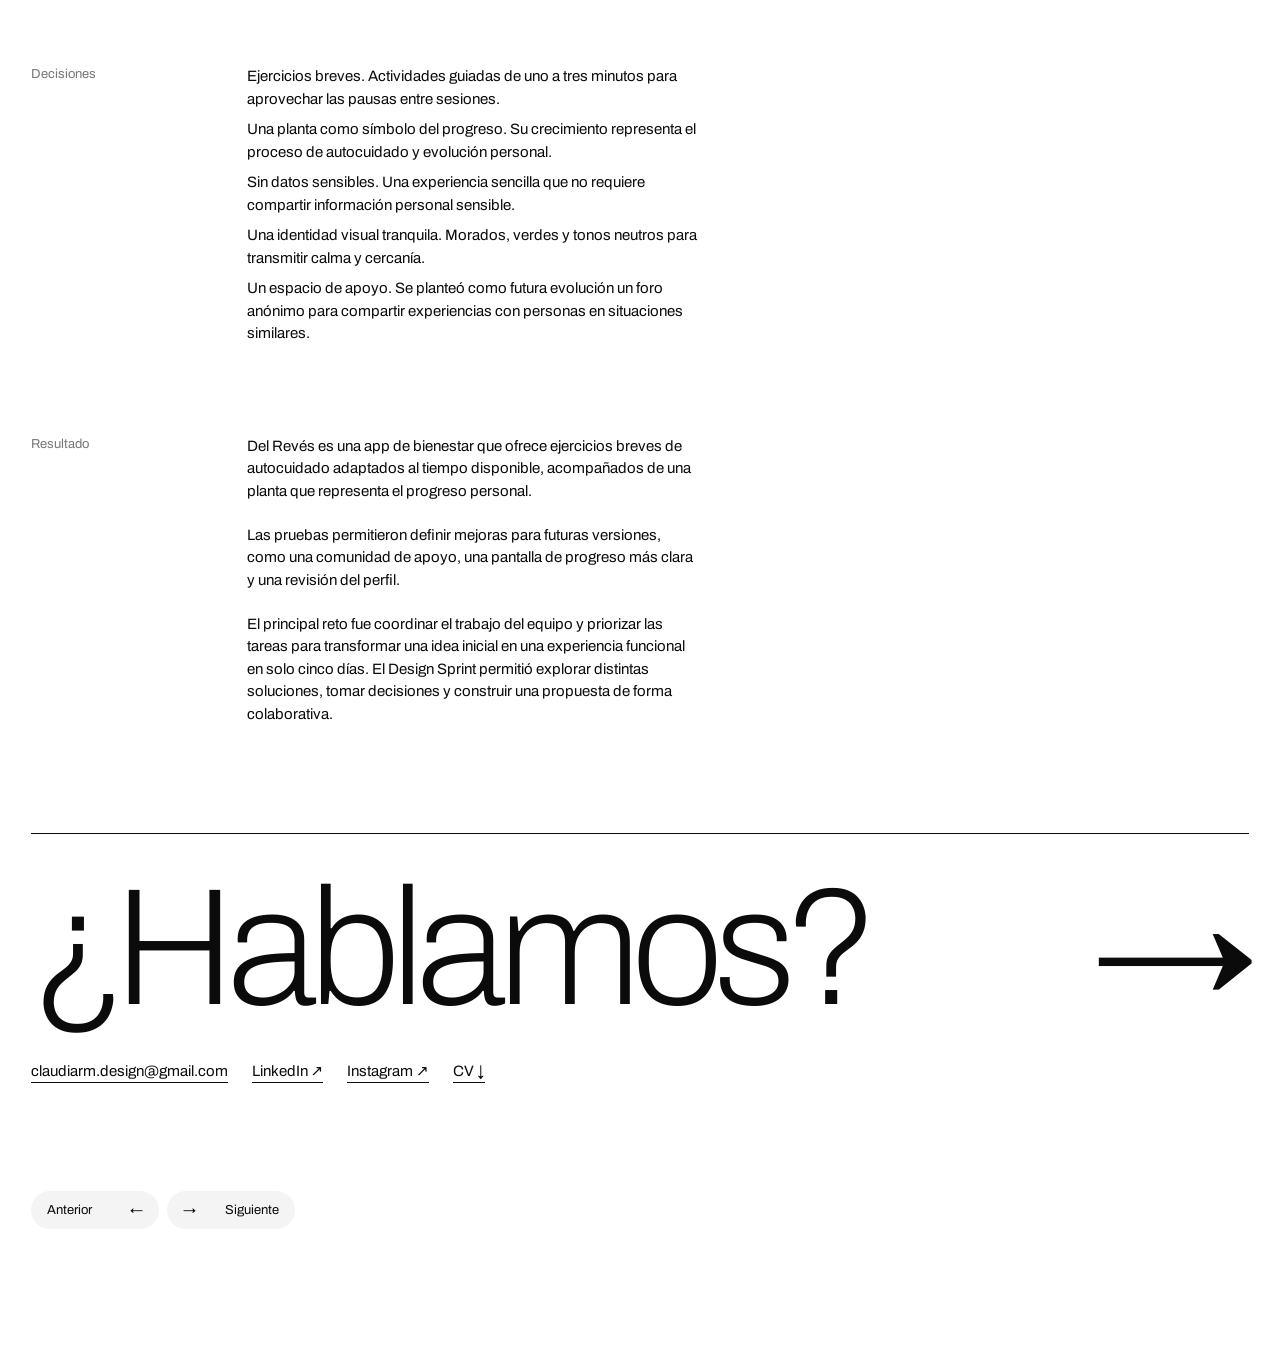
<file: del-reves.html>
<!doctype html>
<html lang="es">
<head>
<meta charset="utf-8">

<meta name="viewport" content="width=device-width, initial-scale=1">
<title>Del Revés — Claudia Ramírez</title>
<meta name="description" content="App de bienestar para cuidadores: UX Research y UI Design del onboarding en un Design Sprint de cinco días.">
<link rel="canonical" href="https://claudiarm-portfolio.vercel.app/del-reves">
<meta property="og:type" content="article"><meta property="og:locale" content="es_ES"><meta property="og:site_name" content="Claudia Ramírez">
<meta property="og:title" content="Del Revés — Claudia Ramírez"><meta property="og:description" content="App de bienestar para cuidadores: UX Research y UI Design del onboarding en un Design Sprint de cinco días."><meta property="og:url" content="https://claudiarm-portfolio.vercel.app/del-reves"><meta property="og:image" content="https://claudiarm-portfolio.vercel.app/og/del-reves.jpg"><meta property="og:image:width" content="1200"><meta property="og:image:height" content="630">
<meta name="twitter:card" content="summary_large_image"><meta name="twitter:title" content="Del Revés — Claudia Ramírez"><meta name="twitter:description" content="App de bienestar para cuidadores: UX Research y UI Design del onboarding en un Design Sprint de cinco días."><meta name="twitter:image" content="https://claudiarm-portfolio.vercel.app/og/del-reves.jpg">
<link rel="preload" as="image" href="img/del-reves/hoja-portada-v.webp?v=1" media="(max-width:680px)" fetchpriority="high">
<link rel="stylesheet" href="asistente.css?v=1793649407">
<link rel="stylesheet" href="camelia.css?v=1793694633">
<link rel="preconnect" href="https://fonts.googleapis.com"><link rel="preconnect" href="https://fonts.gstatic.com" crossorigin>
<link rel="preload" as="style" href="https://fonts.googleapis.com/css2?family=Archivo:wdth,wght@62..125,100..900&display=swap" onload="this.onload=null;this.rel='stylesheet'"><noscript><link rel="stylesheet" href="https://fonts.googleapis.com/css2?family=Archivo:wdth,wght@62..125,100..900&display=swap"></noscript>
<link rel="stylesheet" href="base.css?v=1793694633">
<style>
  /* HOJA DE PROYECTO — narrativa. Tipografía callada: etiquetas grises pequeñas y texto en peso normal. */
  .shot{ background:var(--g1); border-radius:6px; overflow:hidden; display:flex; justify-content:center; align-items:flex-end; gap:clamp(14px,3vw,44px); padding:clamp(28px,6vw,84px) clamp(18px,5vw,72px) 0; }
  .shot .l{ width:min(100%,760px); } .shot .m{ width:min(21%,200px); flex:none; margin-bottom:clamp(20px,3vw,44px); }
  .shot.hero .l{ width:min(100%,840px); }
  .shot.cover{ padding:0; display:block; } .shot.cover img{ width:100%; height:auto; }
  .shot.mov{ padding-bottom:0; } .shot.mov .m{ width:min(36%,230px); margin-bottom:0; }

  /* the row: Proyecto · Rol · Estado · Fecha, and right under it Herramientas · Enlace */
  .mt{ display:grid; grid-template-columns:repeat(12,minmax(0,1fr)); gap:14px 16px; font-size:.9375rem; line-height:1.35; padding:calc(var(--bar) + 6px) var(--pad) 0; }
  .mt dt{ color:var(--g3); margin-bottom:2px; } .mt dd{ color:var(--ink); }
  .mt .c-p{ grid-column:1 / 5; } .mt .c-r{ grid-column:5 / 9; } .mt .c-e{ grid-column:9 / 11; } .mt .c-f{ grid-column:11 / 13; }
  .mt .c-h{ grid-column:5 / 9; } .mt .c-l{ grid-column:9 / 13; }
  .mt .c-h dd{ display:flex; flex-wrap:wrap; gap:0 12px; }
  .mt a{ border-bottom:1px solid var(--ink); } .mt a:hover{ border-bottom-color:transparent; }
  .mt .c-l dd{ display:flex; flex-wrap:wrap; gap:0 16px; }
  .mt .c-p dd{ font-weight:500; }

  .pn{ display:flex; gap:8px; flex-wrap:wrap; }
  .pn .pill{ gap:14px; min-width:128px; justify-content:space-between; }
  .tx{ font-size:.9375rem; line-height:1.5; max-width:46ch; }
  .fases{ border-top:1px solid var(--ink); margin-top:20px; } .fase{ display:grid; grid-template-columns:2rem minmax(0,9.5rem) minmax(0,1fr); gap:0 14px; padding:13px 0; border-bottom:1px solid var(--g2); font-size:.9375rem; line-height:1.5; } .fase i{ font-style:normal; color:var(--g3); font-size:.75rem; padding-top:3px; } .fase b{ font-weight:500; } .fase p{ max-width:56ch; }
  @media (max-width:640px){ .fase{ grid-template-columns:2rem 1fr; } .fase p{ grid-column:2; } }
  .lst{ list-style:none; padding:0; font-size:.9375rem; line-height:1.45; max-width:50ch; } .lst li + li{ margin-top:8px; } .lst b{ font-weight:500; }
  .lst .m{ color:var(--g3); }

  .f2{ padding:clamp(28px,6vh,56px) var(--pad) 120px; }
  .f2 .intro{ font-size:clamp(1.125rem,1.8vw,1.5rem); line-height:1.35; max-width:36ch; }
  .f2 .shot{ margin-top:clamp(24px,5vh,56px); }
  .sec{ display:grid; grid-template-columns:minmax(0,4fr) minmax(0,8fr); gap:16px; margin-top:clamp(48px,10vh,110px); }
  .sec > h2{ font-size:.8125rem; font-weight:400; color:var(--g3); position:sticky; top:calc(var(--bar) + 12px); align-self:start; }
  .sec .c > * + *{ margin-top:clamp(14px,2.4vh,26px); }
  .sec .tx{ font-size:.9375rem; max-width:50ch; }
  .sec .lst{ font-size:.9375rem; line-height:1.5; max-width:50ch; }
  .rej{ display:grid; grid-template-columns:repeat(2,minmax(0,1fr)); gap:clamp(12px,2vw,24px); }
  .rej .shot{ margin:0; padding:clamp(18px,3vw,40px) clamp(16px,3vw,40px) 0; } .rej .shot .l{ width:100%; }
  .f2 .fin{ margin-top:clamp(64px,12vh,140px); }
  @media (max-width:900px){
    .sec{ grid-template-columns:1fr; } .sec > h2{ position:static; } .rej{ grid-template-columns:1fr; }
    /* tablet: dos columnas siempre llenas — Proyecto | Fecha, Rol | Estado, Herramientas | Enlace */
    .mt{ grid-template-columns:1fr 1fr; } .mt > div{ grid-column:auto !important; }
    .mt .c-p{ order:1; } .mt .c-f{ order:2; } .mt .c-r{ order:3; } .mt .c-e{ order:4; } .mt .c-h{ order:5; } .mt .c-l{ order:6; }
  }
  @media (max-width:520px){
    /* móvil: una sola columna a la izquierda, en el orden de lectura */
    .mt{ grid-template-columns:1fr; } .mt > div{ order:0 !important; }
  }
</style>
</head>
<body>
<!--
THESIS: la hoja de proyecto se lee como una ficha silenciosa: datos arriba, texto a un lado, imágenes grandes dentro de su dispositivo. Se rechazan los titulares grandes y negros por fase.
OWN-WORLD: la misma que la home: blanco, negro y grises; etiquetas grises pequeñas, texto en peso normal; el color lo ponen las imágenes y los mockups.
STORY: lees de qué va, ves las pantallas y entiendes las decisiones; no hay un segundo nivel: la hoja es el proyecto.
FIRST VIEWPORT: la fila Proyecto · Rol · Estado · Fecha (y debajo Herramientas · Enlace), la frase y la imagen principal.
FORM: hoja narrativa, elegida por la usuaria entre lateral y narrativa.
FINISH: unreviewed and undocumented is unfinished; this build ends with the finish review, the verdict, and DESIGN.md
-->
<header class="bar">
  <div style="display:flex;align-items:center;gap:14px"><span id="quien"></span></div>
  <nav class="nav"><a class="pill" id="todos" href="index.html"></a><div id="lang"></div></nav>
</header>
<main id="main"></main>
<script>window.SLUG="del-reves";</script>
<script src="datos.js?v=1793879724"></script>
<script src="asistente.js?v=1793649407"></script>
<script src="capitulos.js?v=1793649823"></script>
<script src="camelia.js?v=1793694633"></script>
<script src="comun.js?v=1793712345"></script>
<script>
(function(){
  const D = DATOS, E = PORT.esc, M = PORT, $ = s => document.querySelector(s);
  const mq = "";
  const slug = PORT.q("p") || window.SLUG || "camelia", i = Math.max(0, D.proyectos.findIndex(p => p.slug === slug)), p = D.proyectos[i];
  const prev = D.proyectos[(i + D.proyectos.length - 1) % D.proyectos.length], next = D.proyectos[(i + 1) % D.proyectos.length];
  const href = s => `${s}.html${mq}`;
  document.title = p.nombre + " — " + M.marca;
  { const h1 = document.createElement("h1"); h1.className = "vh"; h1.textContent = p.nombre; document.body.insertBefore(h1, $("#main")); }
  const t = PORT.t; $("#todos").textContent = t("todos"); PORT.idioma($("#lang"));
  PORT.quien($("#quien")); $("#todos").href = "index.html";

  const enlaces = [p.sitio ? `<a href="${p.sitio[1]}" target="_blank" rel="noopener">${E(p.sitio[0])} ↗</a>` : "", ...(p.redes || []).map(r => `<a href="${r[1]}" target="_blank" rel="noopener">${E(r[0])} ↗</a>`), p.figma ? `<a href="${p.figma[1]}" target="_blank" rel="noopener">Figma ↗</a>` : "", p.protoArriba && p.prototipo ? `<a href="${p.prototipo}" target="_blank" rel="noopener">${t("prototipo")} ↗</a>` : ""].filter(Boolean).join("") || "—";
  const meta = `<dl class="mt"><div class="c-p"><dt>${t("proyecto")}</dt><dd>${E(p.nombre)}</dd></div><div class="c-r"><dt>${t("rol")}</dt><dd>${E(p.rol || "—")}</dd></div><div class="c-e"><dt>${t("estado")}</dt><dd>${t("completado")}</dd></div><div class="c-f"><dt>${t("fecha")}</dt><dd>${p.anio}</dd></div>
    <div class="c-h"><dt>${t("herramientas")}</dt><dd>${p.herramientas ? p.herramientas.map(t => `<span>${E(t)}</span>`).join("") : "—"}</dd></div>${p.sinEnlace || (p.protoArriba && !p.prototipo) ? "" : `<div class="c-l"><dt>${t("enlace")}</dt><dd>${enlaces}</dd></div>`}</dl>`;
  const pn = `<div class="pn"><a class="pill" href="${href(prev.slug)}"><span>${t("anterior")}</span><span aria-hidden="true">←</span></a><a class="pill" href="${href(next.slug)}"><span aria-hidden="true">→</span><span>${t("siguiente")}</span></a></div>`;

  const hero = () => p.cover
    ? `<div class="shot cover"><img src="${p.cover}" alt="${t("imagen")} ${E(p.nombre)}"></div>`
    : `<div class="shot hero"><div class="l">${M.laptop(p.laptop[0], p.nombre)}</div><div class="m">${M.phone(p.movil, p.nombre + " mobile", 1)}</div></div>`;
  const proceso = () => p.procesoFases ? `<p class="tx">${E(p.procesoIntro)}</p><div class="fases">${p.procesoFases.map((f, k) => `<div class="fase"><i>${String(k + 1).padStart(2, "0")}</i><b>${E(f[0])}</b><p>${E(f[1])}</p></div>`).join("")}</div>` : `<ul class="lst">${p.proceso.map(s => `<li><b>${E(s[0])}</b> · ${E(s[1])} <span class="m">${s[2].map(E).join(", ")}</span></li>`).join("")}</ul>`;
  const dec = () => `<ul class="lst">${p.decisiones.map(d => `<li>${E(d)}</li>`).join("")}</ul>`;

  const metaCol = `<dl class="mc"><div><dt>${t("proyecto")}</dt><dd>${E(p.nombre)}</dd></div><div><dt>${t("rol")}</dt><dd>${E(p.rol || "—")}</dd></div><div><dt>${t("estado")}</dt><dd>${t("completado")}</dd></div><div><dt>${t("fecha")}</dt><dd>${p.anio}</dd></div><div><dt>${t("herramientas")}</dt><dd>${p.herramientas ? p.herramientas.join(" · ") : "—"}</dd></div><div><dt>${t("enlace")}</dt><dd>${enlaces}</dd></div></dl>`;
  if(p.capitulos && window.CAP && window.CAMELIA){ $("#main").innerHTML = (CAP.metaCover(p) ? "" : meta) + CAP.render(p, { t, E, pn, metaCol, meta }); PORT.menus(); document.querySelectorAll(".asp").forEach(h => window.ASIST && ASIST.mount(h, { lang: PORT.lang })); CAP.init(); CAMELIA.init(); PORT.contacto(); return; }
  if(p.slug === "camelia" && window.CAMELIA){
    // portada de la hoja: datos del proyecto en columna a la izquierda (bajan con el scroll hasta el final de la foto) y foto vertical a la derecha
    $("#main").innerHTML = CAMELIA.render(p, { t, E, pn, metaCol, meta }); PORT.menus(); CAMELIA.init(); PORT.contacto(); return; }
  let h = meta + `<div class="f2"><p class="intro">${E(p.frase)}</p>${hero()}`;
  if(p.listo) h += `
    <section class="sec"><h2>${t("reto")}</h2><div class="c"><p class="tx">${E(p.reto)}</p></div></section>
    <section class="sec"><h2>${t("proceso")}</h2><div class="c">${proceso()}</div></section>
    <section class="sec"><h2>${t("solucion")}</h2><div class="c"><p class="tx">${E(p.solucion)}</p><div class="rej">${[1, 2, 3].map(k => `<div class="shot"><div class="l">${M.laptop(p.laptop[k], p.nombre + ", " + t("pantalla") + " " + (k + 1), k)}</div></div>`).join("")}<div class="shot mov"><div class="m">${M.phone(p.movil, "Mobile", 2)}</div></div></div></div></section>
    <section class="sec"><h2>${t("decisiones")}</h2><div class="c">${dec()}</div></section>
    <section class="sec"><h2>${t("resultado")}</h2><div class="c"><p class="tx">${E(p.resultado)}</p><p class="tx">${E(p.aprendi)}</p></div></section>`;
  else h += `<section class="sec"><h2>${t("info")}</h2><div class="c"><p class="tx">${t("prep")}</p></div></section>`;
  h += `<div class="fin">${pn}</div></div>`;
  $("#main").innerHTML = h; PORT.menus(); PORT.contacto();
})();
</script>
</body>
</html>
</file>
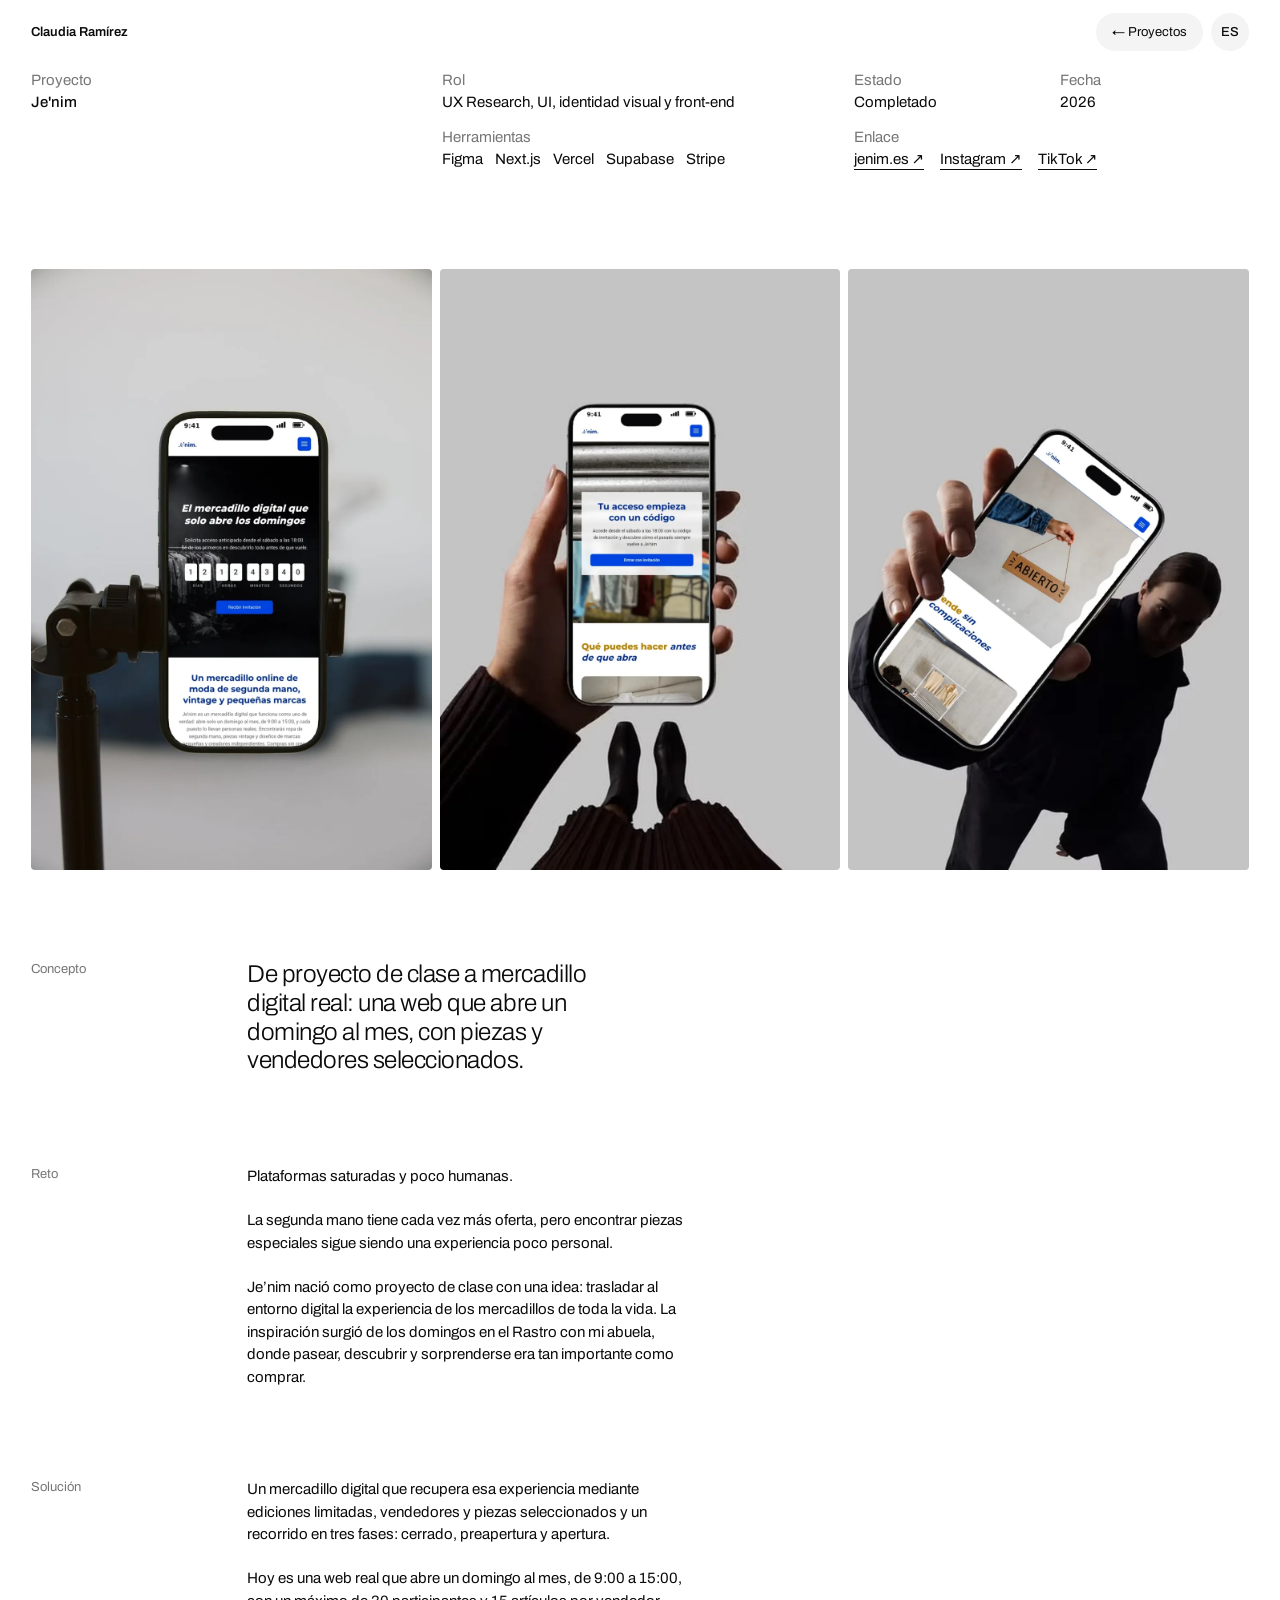
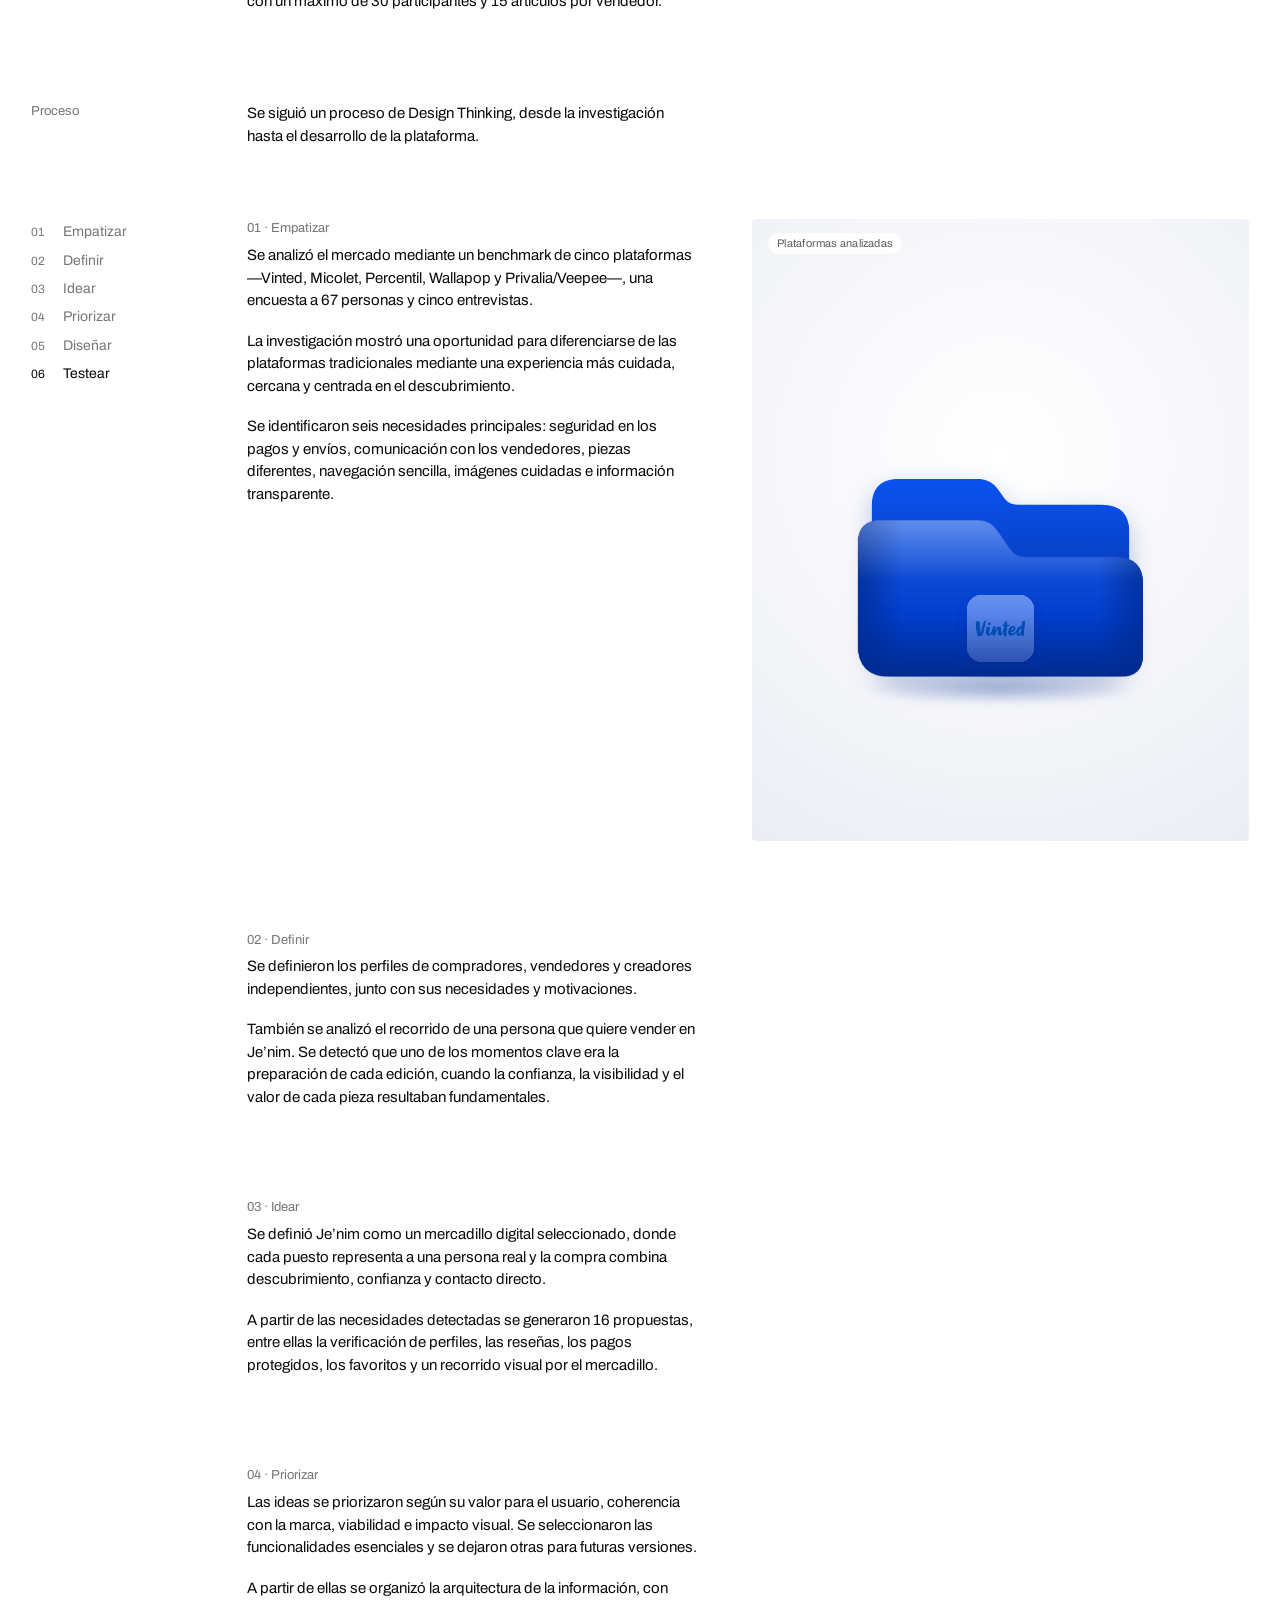
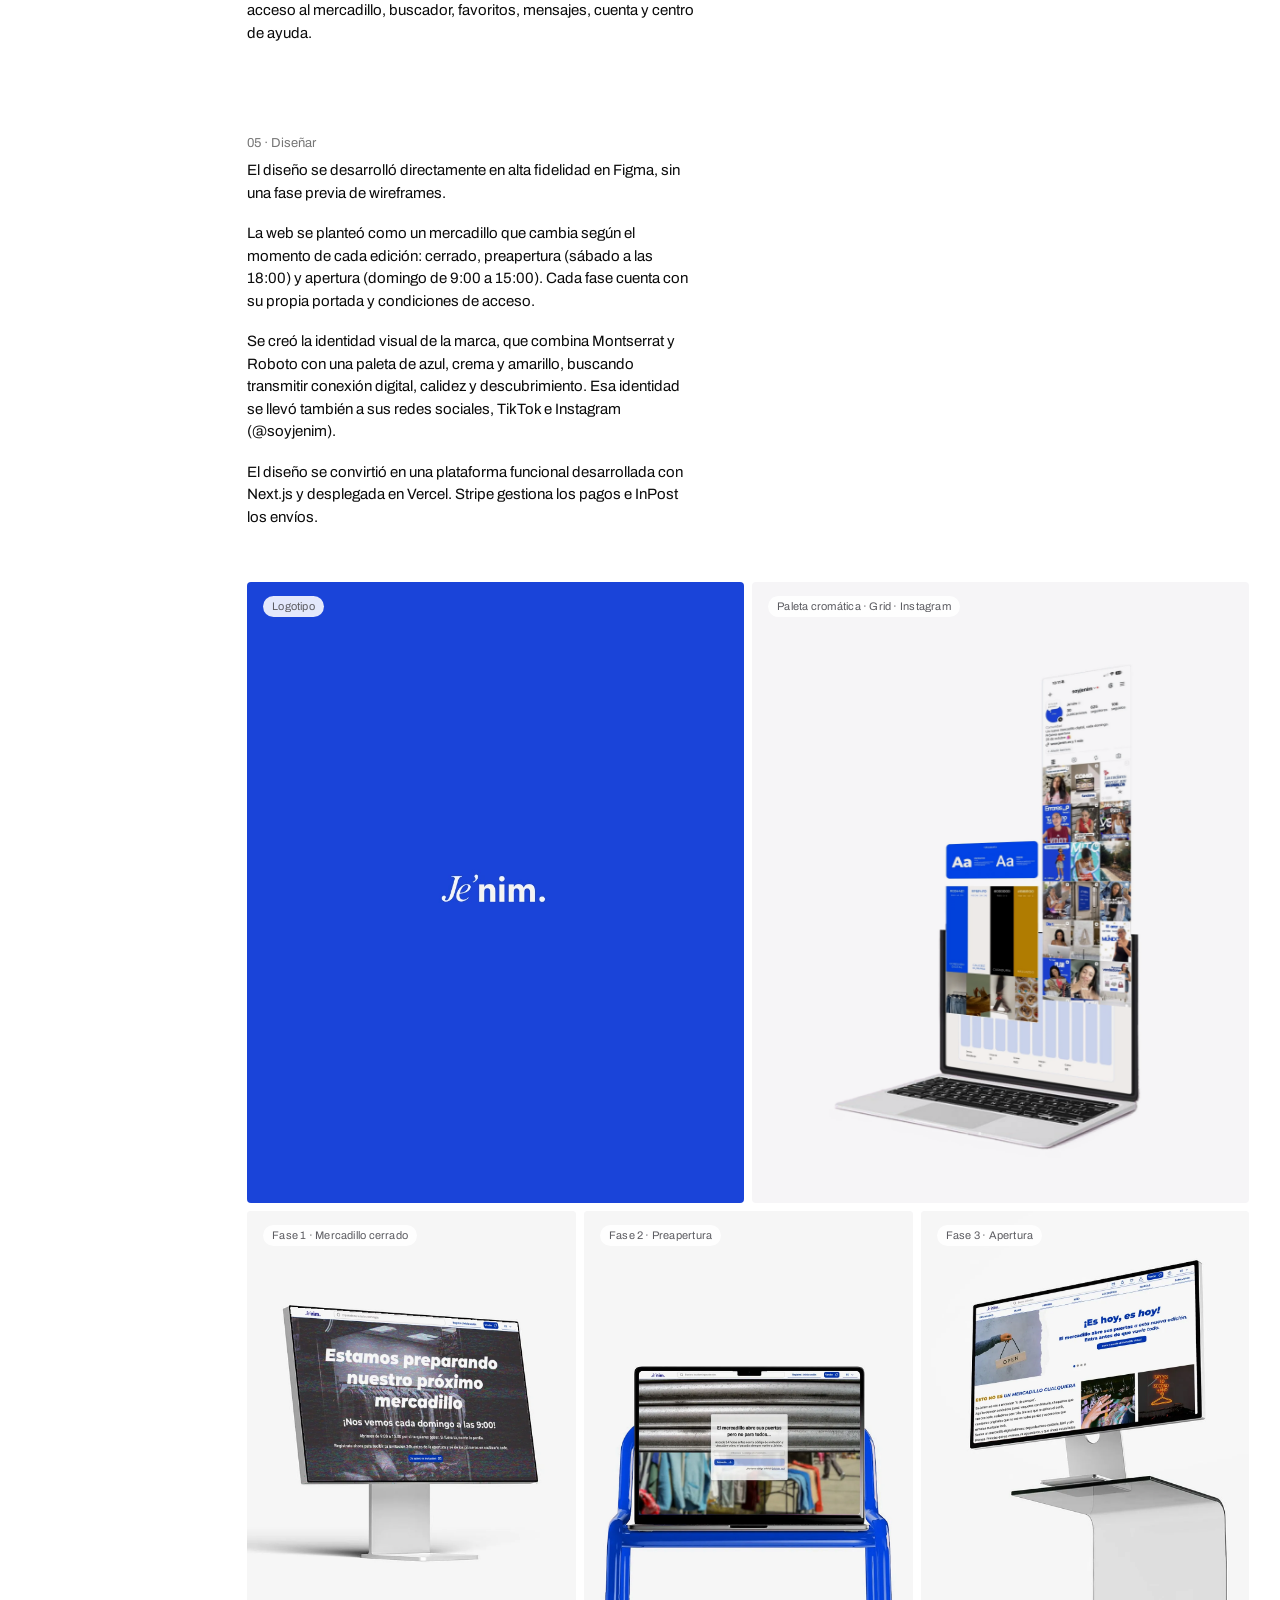
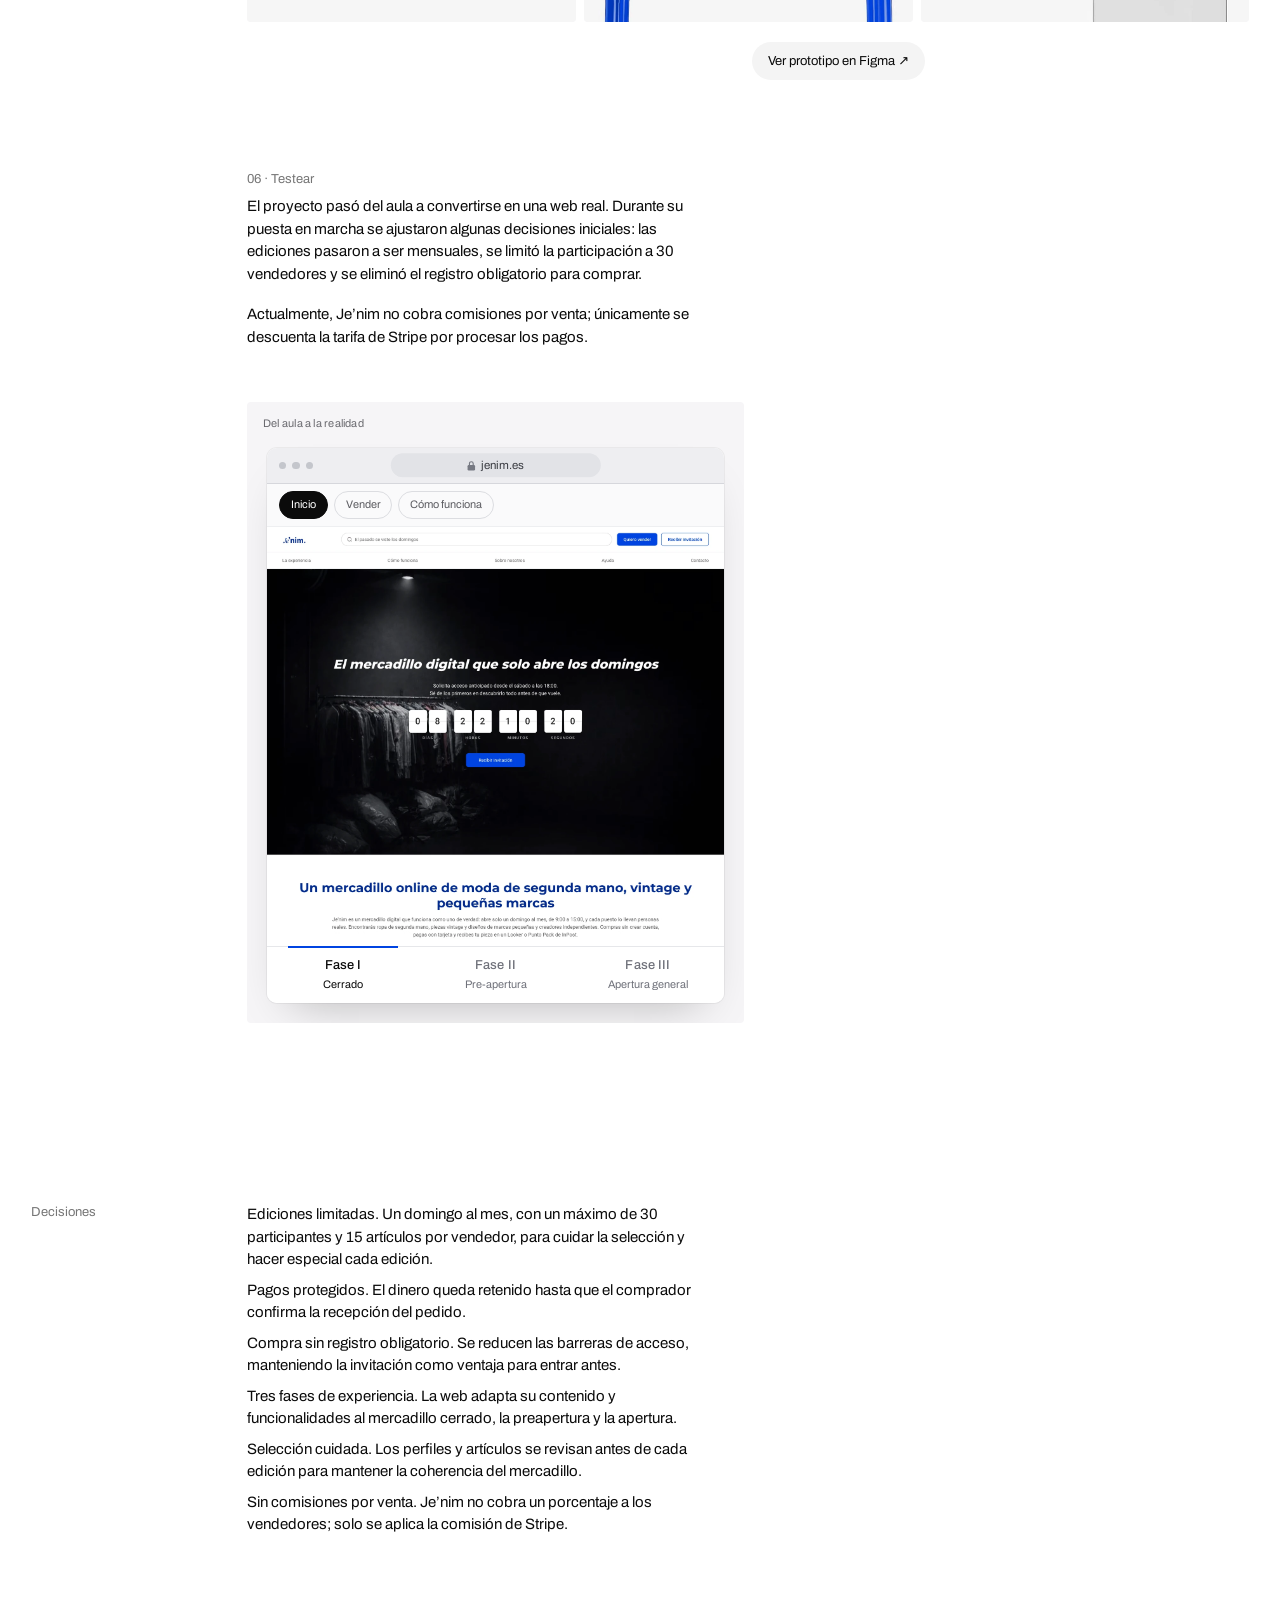
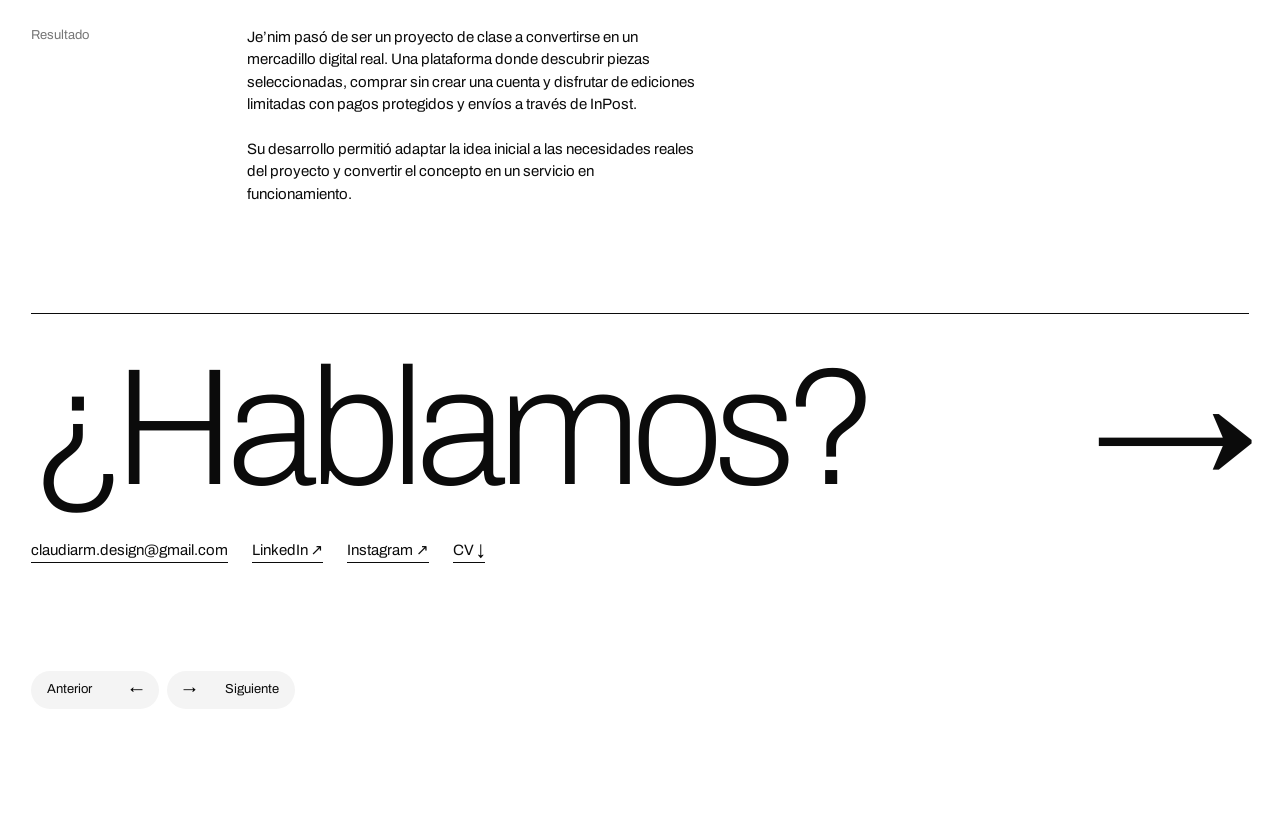
<file: jenim.html>
<!doctype html>
<html lang="es">
<head>
<meta charset="utf-8">

<meta name="viewport" content="width=device-width, initial-scale=1">
<title>Je’nim — Claudia Ramírez</title>
<meta name="description" content="Web de un mercadillo digital de segunda mano que abre un domingo al mes: del proyecto de clase a una web real.">
<link rel="canonical" href="https://claudiarm-portfolio.vercel.app/jenim">
<meta property="og:type" content="article"><meta property="og:locale" content="es_ES"><meta property="og:site_name" content="Claudia Ramírez">
<meta property="og:title" content="Je’nim — Claudia Ramírez"><meta property="og:description" content="Web de un mercadillo digital de segunda mano que abre un domingo al mes: del proyecto de clase a una web real."><meta property="og:url" content="https://claudiarm-portfolio.vercel.app/jenim"><meta property="og:image" content="https://claudiarm-portfolio.vercel.app/og/jenim.jpg"><meta property="og:image:width" content="1200"><meta property="og:image:height" content="630">
<meta name="twitter:card" content="summary_large_image"><meta name="twitter:title" content="Je’nim — Claudia Ramírez"><meta name="twitter:description" content="Web de un mercadillo digital de segunda mano que abre un domingo al mes: del proyecto de clase a una web real."><meta name="twitter:image" content="https://claudiarm-portfolio.vercel.app/og/jenim.jpg">
<link rel="preload" as="image" href="img/jenim/portada-2-v.webp" media="(max-width:680px)" fetchpriority="high">
<link rel="stylesheet" href="asistente.css?v=1793649407">
<link rel="stylesheet" href="camelia.css?v=1793694633">
<link rel="preconnect" href="https://fonts.googleapis.com"><link rel="preconnect" href="https://fonts.gstatic.com" crossorigin>
<link rel="preload" as="style" href="https://fonts.googleapis.com/css2?family=Archivo:wdth,wght@62..125,100..900&display=swap" onload="this.onload=null;this.rel='stylesheet'"><noscript><link rel="stylesheet" href="https://fonts.googleapis.com/css2?family=Archivo:wdth,wght@62..125,100..900&display=swap"></noscript>
<link rel="stylesheet" href="base.css?v=1793694633">
<style>
  /* HOJA DE PROYECTO — narrativa. Tipografía callada: etiquetas grises pequeñas y texto en peso normal. */
  .shot{ background:var(--g1); border-radius:6px; overflow:hidden; display:flex; justify-content:center; align-items:flex-end; gap:clamp(14px,3vw,44px); padding:clamp(28px,6vw,84px) clamp(18px,5vw,72px) 0; }
  .shot .l{ width:min(100%,760px); } .shot .m{ width:min(21%,200px); flex:none; margin-bottom:clamp(20px,3vw,44px); }
  .shot.hero .l{ width:min(100%,840px); }
  .shot.cover{ padding:0; display:block; } .shot.cover img{ width:100%; height:auto; }
  .shot.mov{ padding-bottom:0; } .shot.mov .m{ width:min(36%,230px); margin-bottom:0; }

  /* the row: Proyecto · Rol · Estado · Fecha, and right under it Herramientas · Enlace */
  .mt{ display:grid; grid-template-columns:repeat(12,minmax(0,1fr)); gap:14px 16px; font-size:.9375rem; line-height:1.35; padding:calc(var(--bar) + 6px) var(--pad) 0; }
  .mt dt{ color:var(--g3); margin-bottom:2px; } .mt dd{ color:var(--ink); }
  .mt .c-p{ grid-column:1 / 5; } .mt .c-r{ grid-column:5 / 9; } .mt .c-e{ grid-column:9 / 11; } .mt .c-f{ grid-column:11 / 13; }
  .mt .c-h{ grid-column:5 / 9; } .mt .c-l{ grid-column:9 / 13; }
  .mt .c-h dd{ display:flex; flex-wrap:wrap; gap:0 12px; }
  .mt a{ border-bottom:1px solid var(--ink); } .mt a:hover{ border-bottom-color:transparent; }
  .mt .c-l dd{ display:flex; flex-wrap:wrap; gap:0 16px; }
  .mt .c-p dd{ font-weight:500; }

  .pn{ display:flex; gap:8px; flex-wrap:wrap; }
  .pn .pill{ gap:14px; min-width:128px; justify-content:space-between; }
  .tx{ font-size:.9375rem; line-height:1.5; max-width:46ch; }
  .fases{ border-top:1px solid var(--ink); margin-top:20px; } .fase{ display:grid; grid-template-columns:2rem minmax(0,9.5rem) minmax(0,1fr); gap:0 14px; padding:13px 0; border-bottom:1px solid var(--g2); font-size:.9375rem; line-height:1.5; } .fase i{ font-style:normal; color:var(--g3); font-size:.75rem; padding-top:3px; } .fase b{ font-weight:500; } .fase p{ max-width:56ch; }
  @media (max-width:640px){ .fase{ grid-template-columns:2rem 1fr; } .fase p{ grid-column:2; } }
  .lst{ list-style:none; padding:0; font-size:.9375rem; line-height:1.45; max-width:50ch; } .lst li + li{ margin-top:8px; } .lst b{ font-weight:500; }
  .lst .m{ color:var(--g3); }

  .f2{ padding:clamp(28px,6vh,56px) var(--pad) 120px; }
  .f2 .intro{ font-size:clamp(1.125rem,1.8vw,1.5rem); line-height:1.35; max-width:36ch; }
  .f2 .shot{ margin-top:clamp(24px,5vh,56px); }
  .sec{ display:grid; grid-template-columns:minmax(0,4fr) minmax(0,8fr); gap:16px; margin-top:clamp(48px,10vh,110px); }
  .sec > h2{ font-size:.8125rem; font-weight:400; color:var(--g3); position:sticky; top:calc(var(--bar) + 12px); align-self:start; }
  .sec .c > * + *{ margin-top:clamp(14px,2.4vh,26px); }
  .sec .tx{ font-size:.9375rem; max-width:50ch; }
  .sec .lst{ font-size:.9375rem; line-height:1.5; max-width:50ch; }
  .rej{ display:grid; grid-template-columns:repeat(2,minmax(0,1fr)); gap:clamp(12px,2vw,24px); }
  .rej .shot{ margin:0; padding:clamp(18px,3vw,40px) clamp(16px,3vw,40px) 0; } .rej .shot .l{ width:100%; }
  .f2 .fin{ margin-top:clamp(64px,12vh,140px); }
  @media (max-width:900px){
    .sec{ grid-template-columns:1fr; } .sec > h2{ position:static; } .rej{ grid-template-columns:1fr; }
    /* tablet: dos columnas siempre llenas — Proyecto | Fecha, Rol | Estado, Herramientas | Enlace */
    .mt{ grid-template-columns:1fr 1fr; } .mt > div{ grid-column:auto !important; }
    .mt .c-p{ order:1; } .mt .c-f{ order:2; } .mt .c-r{ order:3; } .mt .c-e{ order:4; } .mt .c-h{ order:5; } .mt .c-l{ order:6; }
  }
  @media (max-width:520px){
    /* móvil: una sola columna a la izquierda, en el orden de lectura */
    .mt{ grid-template-columns:1fr; } .mt > div{ order:0 !important; }
  }
</style>
</head>
<body>
<!--
THESIS: la hoja de proyecto se lee como una ficha silenciosa: datos arriba, texto a un lado, imágenes grandes dentro de su dispositivo. Se rechazan los titulares grandes y negros por fase.
OWN-WORLD: la misma que la home: blanco, negro y grises; etiquetas grises pequeñas, texto en peso normal; el color lo ponen las imágenes y los mockups.
STORY: lees de qué va, ves las pantallas y entiendes las decisiones; no hay un segundo nivel: la hoja es el proyecto.
FIRST VIEWPORT: la fila Proyecto · Rol · Estado · Fecha (y debajo Herramientas · Enlace), la frase y la imagen principal.
FORM: hoja narrativa, elegida por la usuaria entre lateral y narrativa.
FINISH: unreviewed and undocumented is unfinished; this build ends with the finish review, the verdict, and DESIGN.md
-->
<header class="bar">
  <div style="display:flex;align-items:center;gap:14px"><span id="quien"></span></div>
  <nav class="nav"><a class="pill" id="todos" href="index.html"></a><div id="lang"></div></nav>
</header>
<main id="main"></main>
<script>window.SLUG="jenim";</script>
<script src="datos.js?v=1793879724"></script>
<script src="asistente.js?v=1793649407"></script>
<script src="capitulos.js?v=1793649823"></script>
<script src="camelia.js?v=1793694633"></script>
<script src="comun.js?v=1793712345"></script>
<script>
(function(){
  const D = DATOS, E = PORT.esc, M = PORT, $ = s => document.querySelector(s);
  const mq = "";
  const slug = PORT.q("p") || window.SLUG || "camelia", i = Math.max(0, D.proyectos.findIndex(p => p.slug === slug)), p = D.proyectos[i];
  const prev = D.proyectos[(i + D.proyectos.length - 1) % D.proyectos.length], next = D.proyectos[(i + 1) % D.proyectos.length];
  const href = s => `${s}.html${mq}`;
  document.title = p.nombre + " — " + M.marca;
  { const h1 = document.createElement("h1"); h1.className = "vh"; h1.textContent = p.nombre; document.body.insertBefore(h1, $("#main")); }
  const t = PORT.t; $("#todos").textContent = t("todos"); PORT.idioma($("#lang"));
  PORT.quien($("#quien")); $("#todos").href = "index.html";

  const enlaces = [p.sitio ? `<a href="${p.sitio[1]}" target="_blank" rel="noopener">${E(p.sitio[0])} ↗</a>` : "", ...(p.redes || []).map(r => `<a href="${r[1]}" target="_blank" rel="noopener">${E(r[0])} ↗</a>`), p.figma ? `<a href="${p.figma[1]}" target="_blank" rel="noopener">Figma ↗</a>` : "", p.protoArriba && p.prototipo ? `<a href="${p.prototipo}" target="_blank" rel="noopener">${t("prototipo")} ↗</a>` : ""].filter(Boolean).join("") || "—";
  const meta = `<dl class="mt"><div class="c-p"><dt>${t("proyecto")}</dt><dd>${E(p.nombre)}</dd></div><div class="c-r"><dt>${t("rol")}</dt><dd>${E(p.rol || "—")}</dd></div><div class="c-e"><dt>${t("estado")}</dt><dd>${t("completado")}</dd></div><div class="c-f"><dt>${t("fecha")}</dt><dd>${p.anio}</dd></div>
    <div class="c-h"><dt>${t("herramientas")}</dt><dd>${p.herramientas ? p.herramientas.map(t => `<span>${E(t)}</span>`).join("") : "—"}</dd></div>${p.sinEnlace || (p.protoArriba && !p.prototipo) ? "" : `<div class="c-l"><dt>${t("enlace")}</dt><dd>${enlaces}</dd></div>`}</dl>`;
  const pn = `<div class="pn"><a class="pill" href="${href(prev.slug)}"><span>${t("anterior")}</span><span aria-hidden="true">←</span></a><a class="pill" href="${href(next.slug)}"><span aria-hidden="true">→</span><span>${t("siguiente")}</span></a></div>`;

  const hero = () => p.cover
    ? `<div class="shot cover"><img src="${p.cover}" alt="${t("imagen")} ${E(p.nombre)}"></div>`
    : `<div class="shot hero"><div class="l">${M.laptop(p.laptop[0], p.nombre)}</div><div class="m">${M.phone(p.movil, p.nombre + " mobile", 1)}</div></div>`;
  const proceso = () => p.procesoFases ? `<p class="tx">${E(p.procesoIntro)}</p><div class="fases">${p.procesoFases.map((f, k) => `<div class="fase"><i>${String(k + 1).padStart(2, "0")}</i><b>${E(f[0])}</b><p>${E(f[1])}</p></div>`).join("")}</div>` : `<ul class="lst">${p.proceso.map(s => `<li><b>${E(s[0])}</b> · ${E(s[1])} <span class="m">${s[2].map(E).join(", ")}</span></li>`).join("")}</ul>`;
  const dec = () => `<ul class="lst">${p.decisiones.map(d => `<li>${E(d)}</li>`).join("")}</ul>`;

  const metaCol = `<dl class="mc"><div><dt>${t("proyecto")}</dt><dd>${E(p.nombre)}</dd></div><div><dt>${t("rol")}</dt><dd>${E(p.rol || "—")}</dd></div><div><dt>${t("estado")}</dt><dd>${t("completado")}</dd></div><div><dt>${t("fecha")}</dt><dd>${p.anio}</dd></div><div><dt>${t("herramientas")}</dt><dd>${p.herramientas ? p.herramientas.join(" · ") : "—"}</dd></div><div><dt>${t("enlace")}</dt><dd>${enlaces}</dd></div></dl>`;
  if(p.capitulos && window.CAP && window.CAMELIA){ $("#main").innerHTML = (CAP.metaCover(p) ? "" : meta) + CAP.render(p, { t, E, pn, metaCol, meta }); PORT.menus(); document.querySelectorAll(".asp").forEach(h => window.ASIST && ASIST.mount(h, { lang: PORT.lang })); CAP.init(); CAMELIA.init(); PORT.contacto(); return; }
  if(p.slug === "camelia" && window.CAMELIA){
    // portada de la hoja: datos del proyecto en columna a la izquierda (bajan con el scroll hasta el final de la foto) y foto vertical a la derecha
    $("#main").innerHTML = CAMELIA.render(p, { t, E, pn, metaCol, meta }); PORT.menus(); CAMELIA.init(); PORT.contacto(); return; }
  let h = meta + `<div class="f2"><p class="intro">${E(p.frase)}</p>${hero()}`;
  if(p.listo) h += `
    <section class="sec"><h2>${t("reto")}</h2><div class="c"><p class="tx">${E(p.reto)}</p></div></section>
    <section class="sec"><h2>${t("proceso")}</h2><div class="c">${proceso()}</div></section>
    <section class="sec"><h2>${t("solucion")}</h2><div class="c"><p class="tx">${E(p.solucion)}</p><div class="rej">${[1, 2, 3].map(k => `<div class="shot"><div class="l">${M.laptop(p.laptop[k], p.nombre + ", " + t("pantalla") + " " + (k + 1), k)}</div></div>`).join("")}<div class="shot mov"><div class="m">${M.phone(p.movil, "Mobile", 2)}</div></div></div></div></section>
    <section class="sec"><h2>${t("decisiones")}</h2><div class="c">${dec()}</div></section>
    <section class="sec"><h2>${t("resultado")}</h2><div class="c"><p class="tx">${E(p.resultado)}</p><p class="tx">${E(p.aprendi)}</p></div></section>`;
  else h += `<section class="sec"><h2>${t("info")}</h2><div class="c"><p class="tx">${t("prep")}</p></div></section>`;
  h += `<div class="fin">${pn}</div></div>`;
  $("#main").innerHTML = h; PORT.menus(); PORT.contacto();
})();
</script>
</body>
</html>
</file>
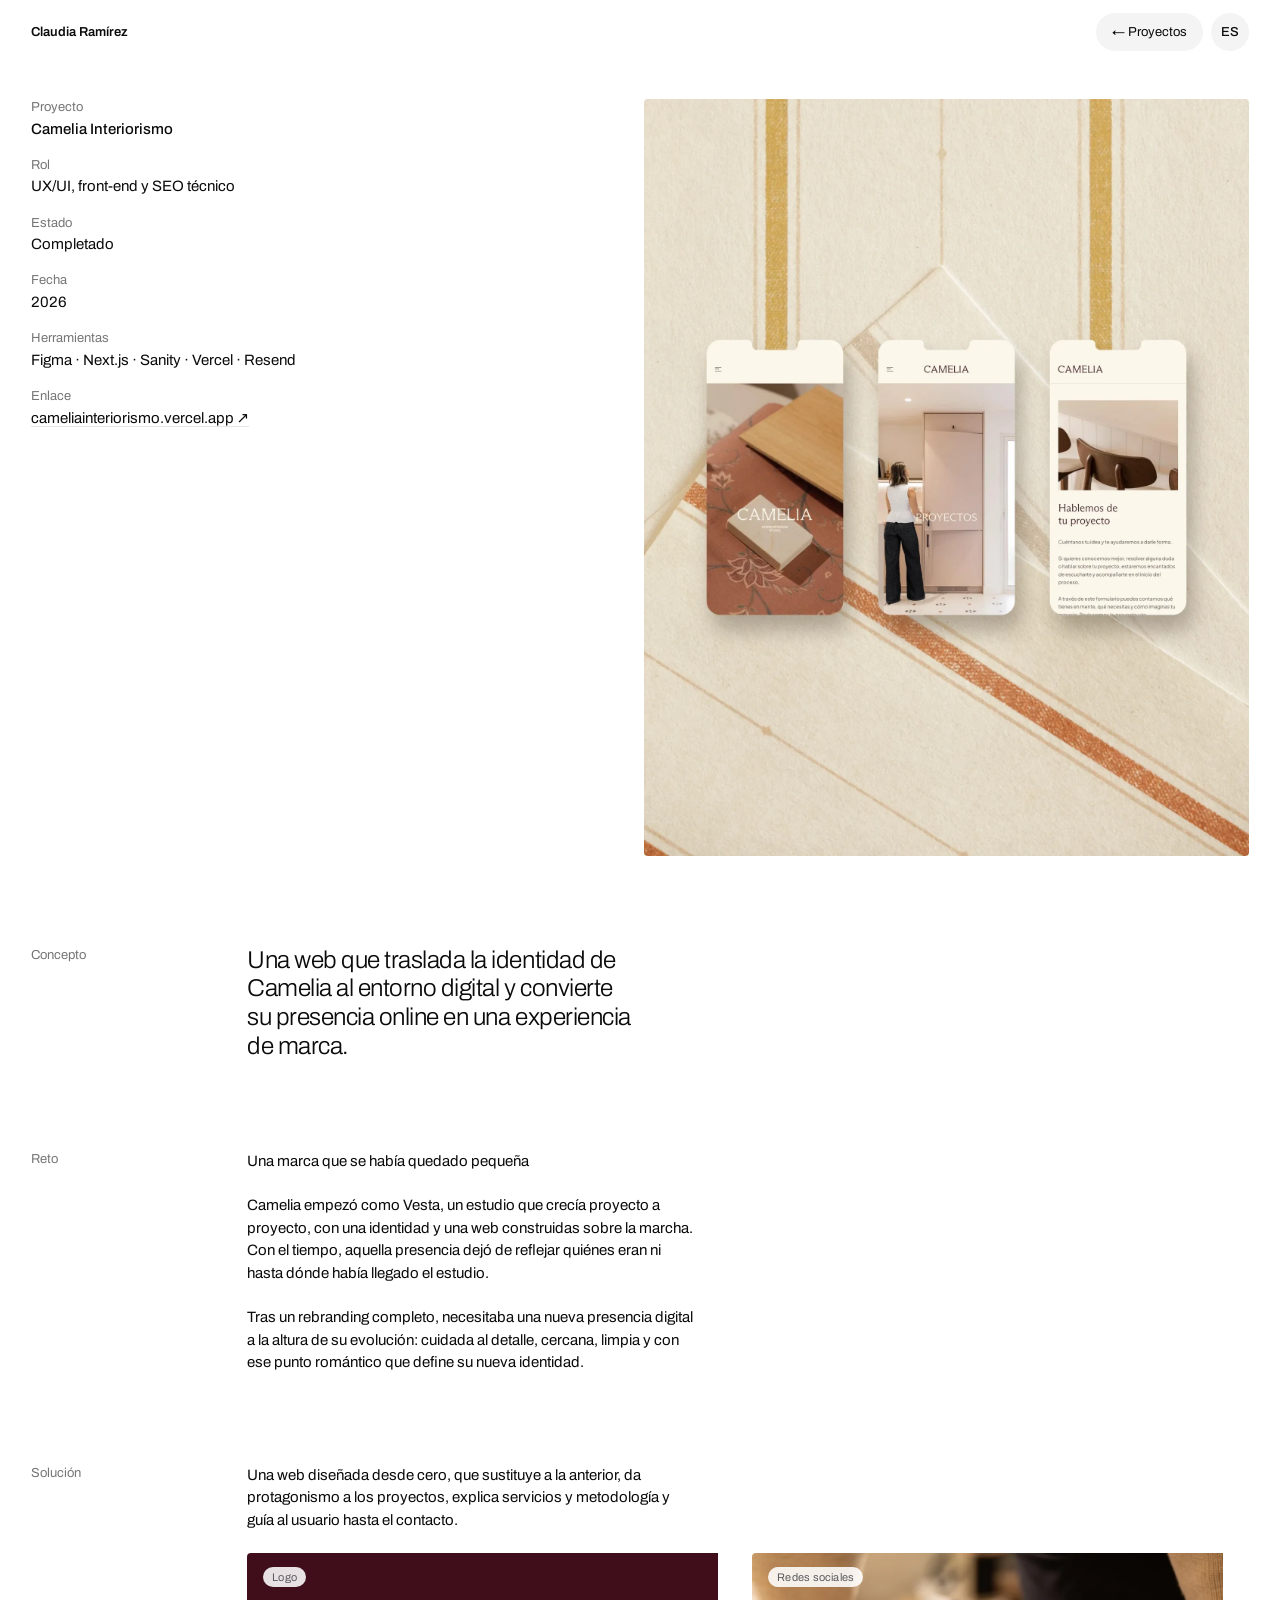
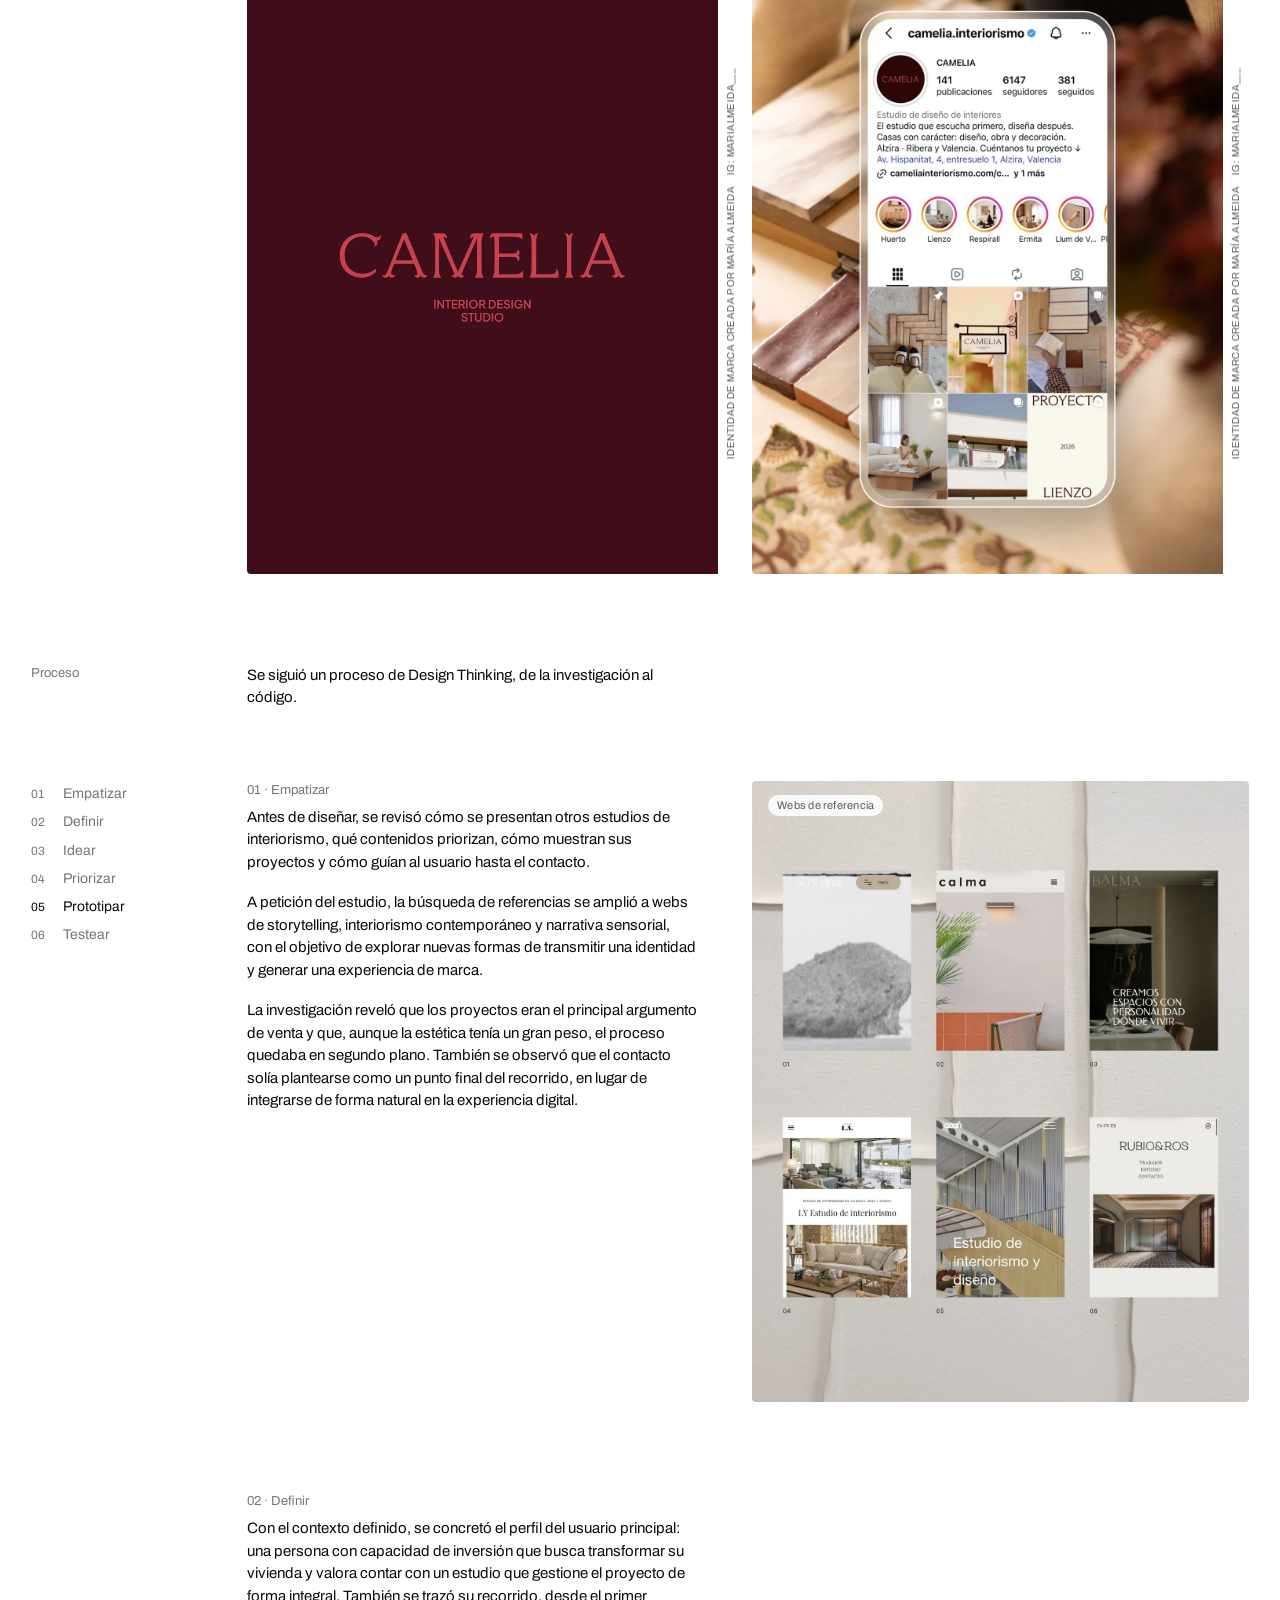
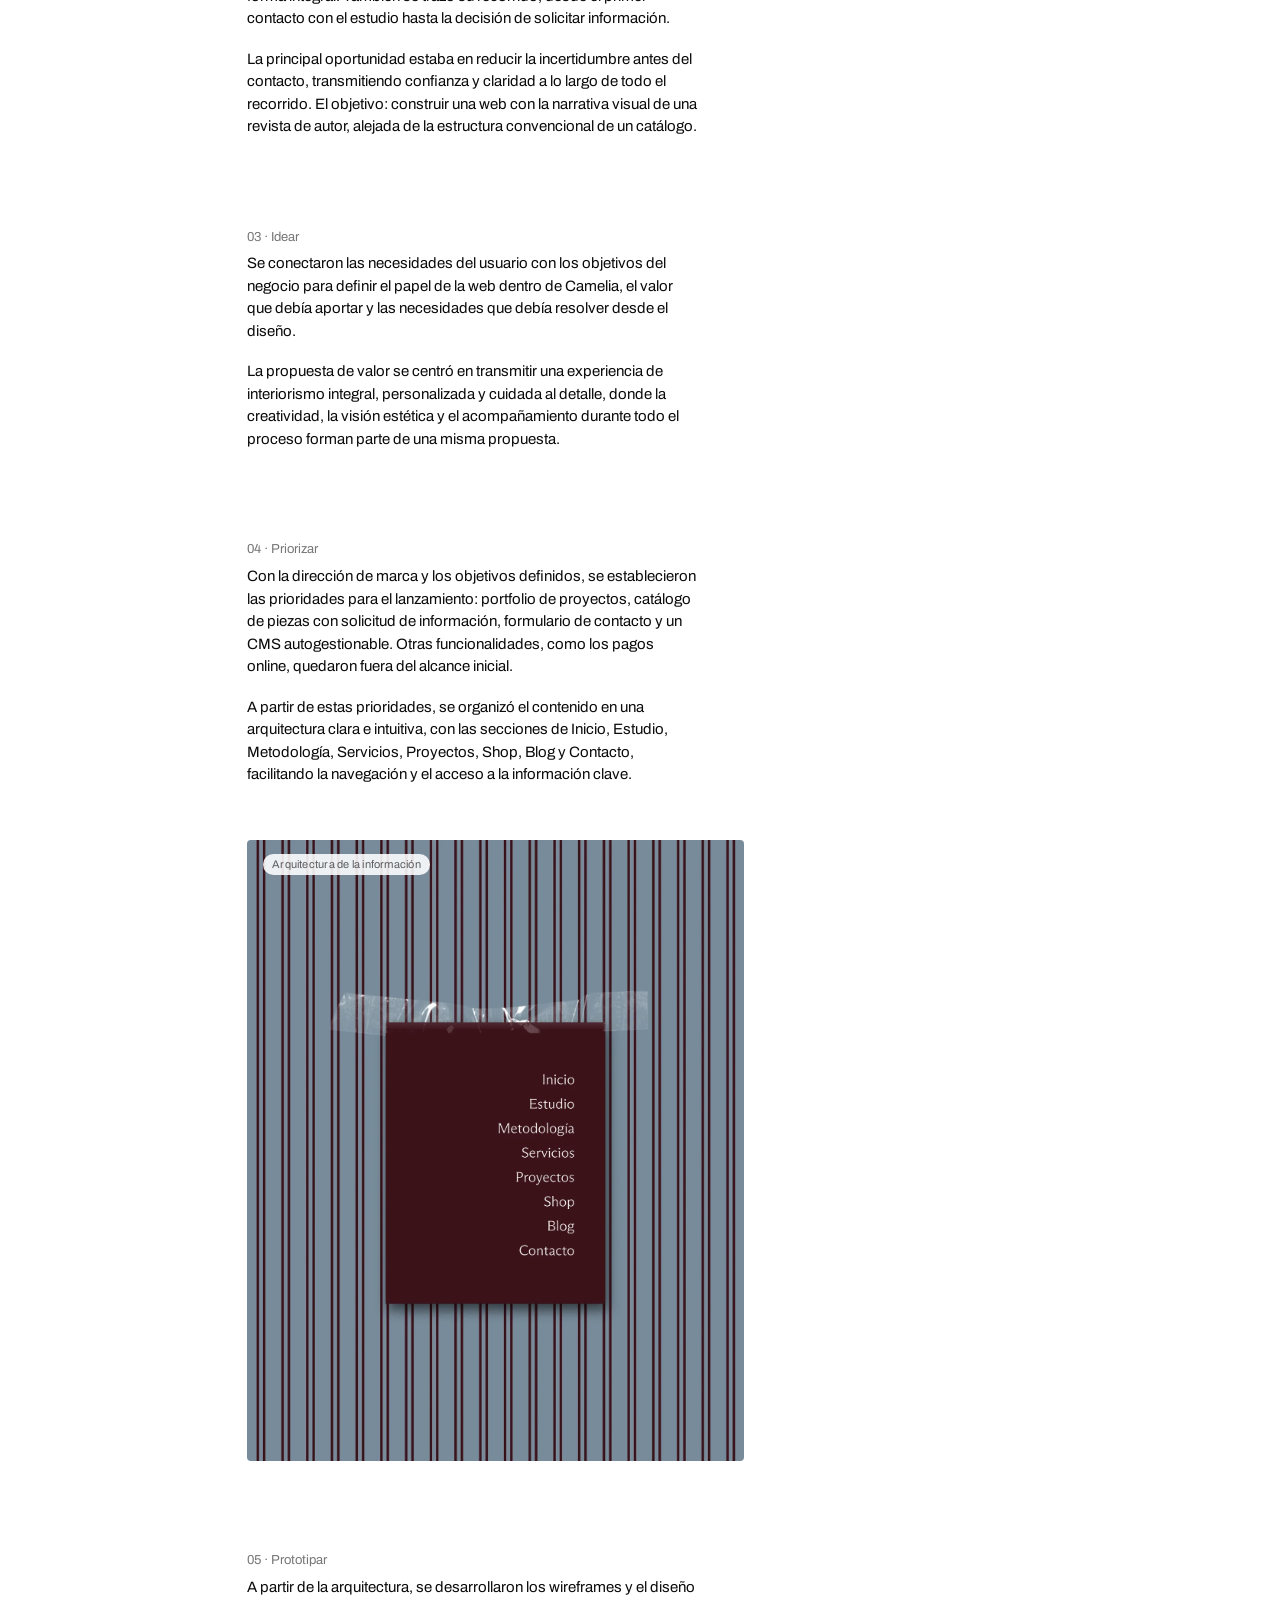
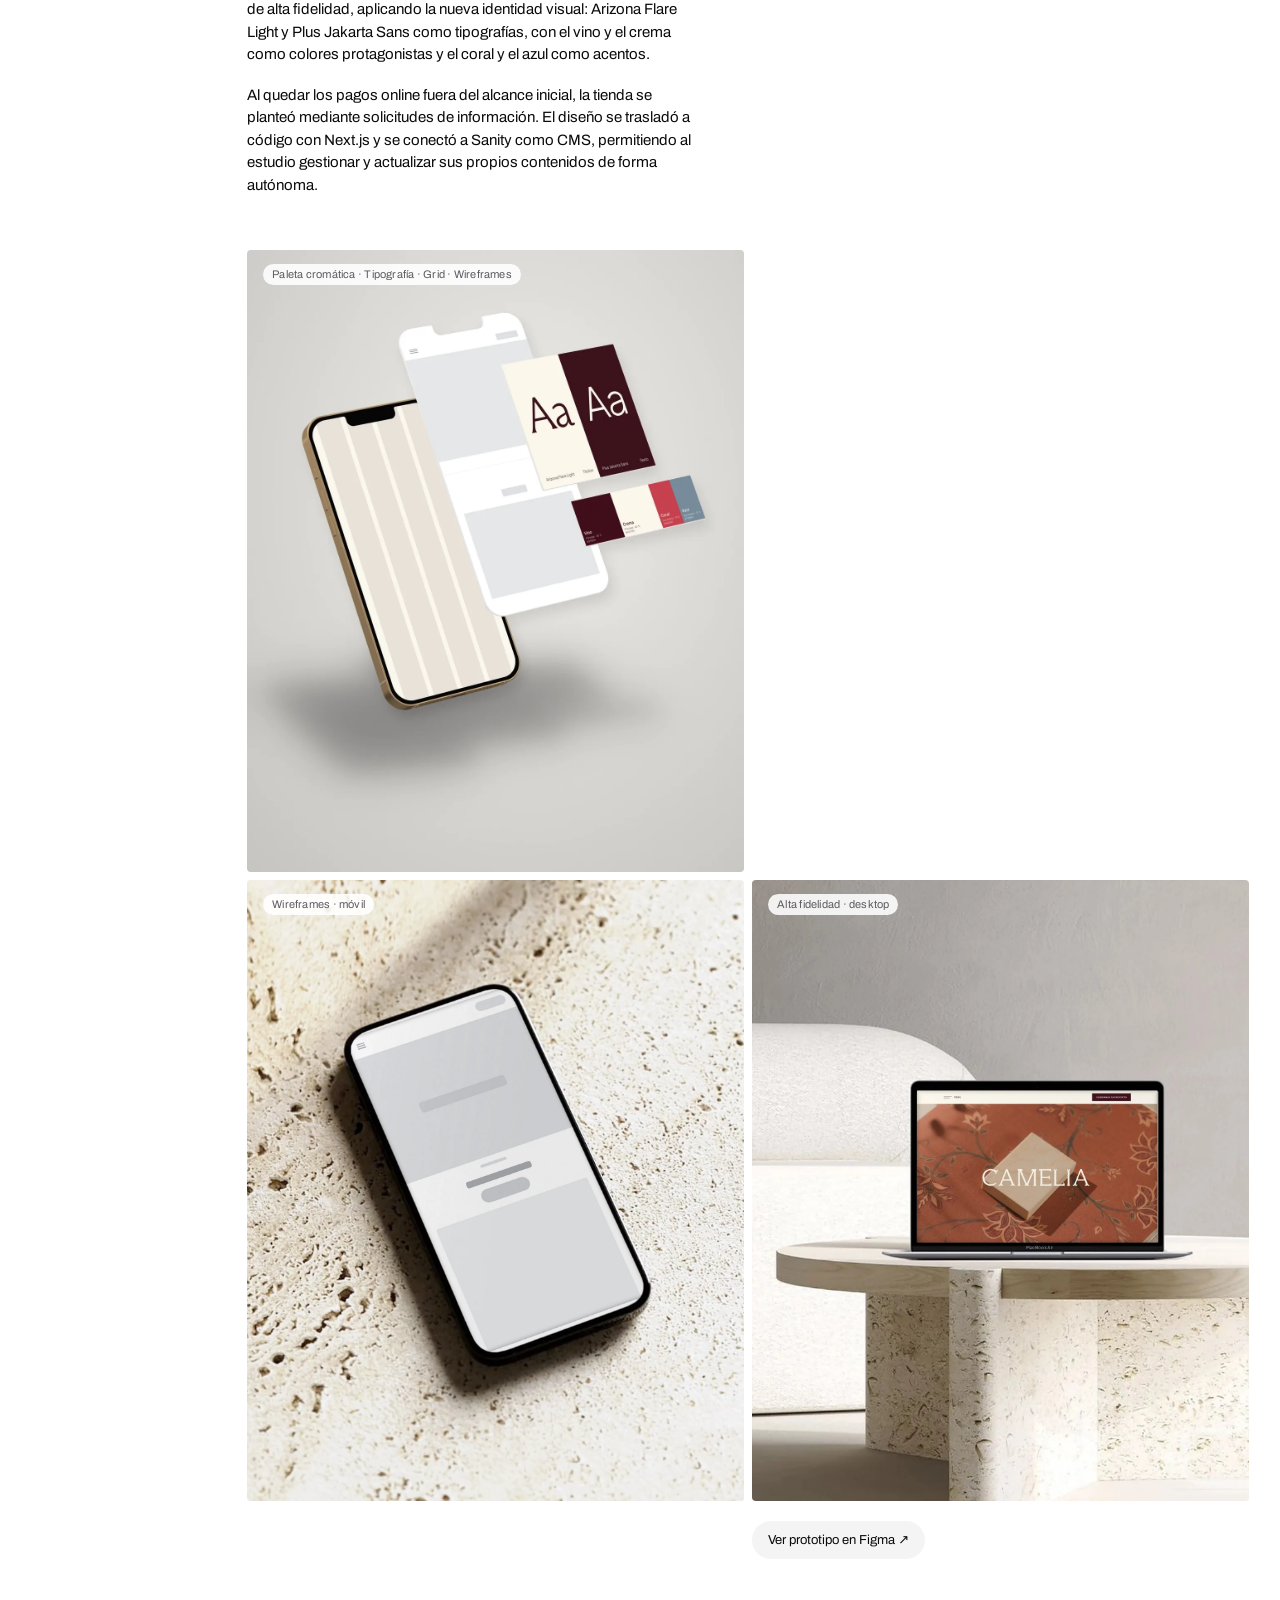
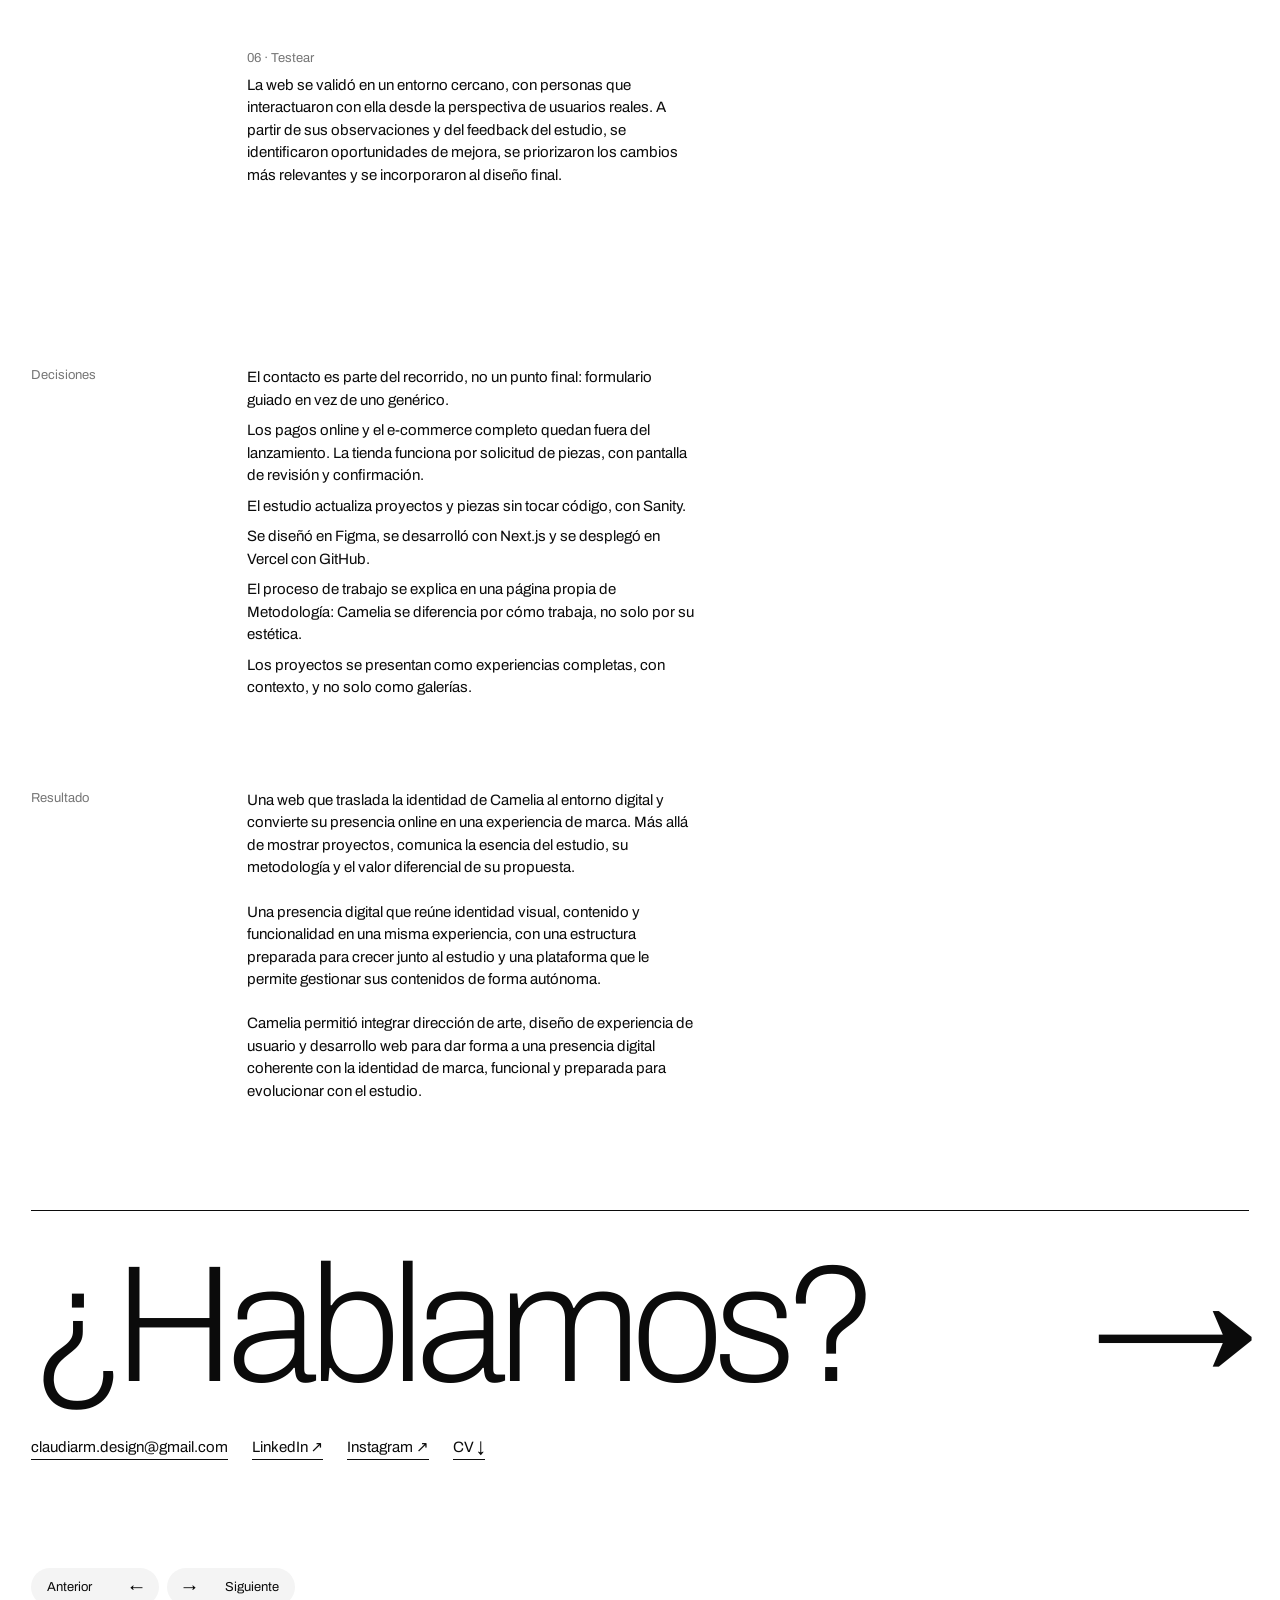
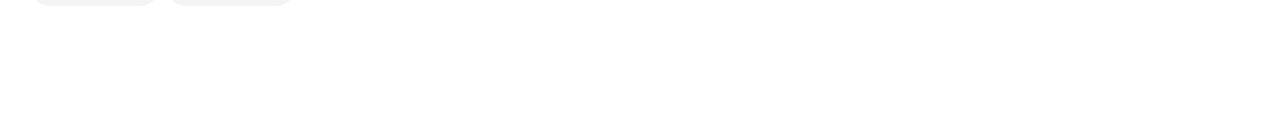
<file: proyecto.html>
<!doctype html>
<html lang="es">
<head>
<meta charset="utf-8">

<meta name="viewport" content="width=device-width, initial-scale=1">
<title>Proyecto — Portfolio</title>
<link rel="stylesheet" href="asistente.css?v=1793649407">
<link rel="stylesheet" href="camelia.css?v=1793694633">
<link rel="preconnect" href="https://fonts.googleapis.com"><link rel="preconnect" href="https://fonts.gstatic.com" crossorigin>
<link rel="preload" as="style" href="https://fonts.googleapis.com/css2?family=Archivo:wdth,wght@62..125,100..900&display=swap" onload="this.onload=null;this.rel='stylesheet'"><noscript><link rel="stylesheet" href="https://fonts.googleapis.com/css2?family=Archivo:wdth,wght@62..125,100..900&display=swap"></noscript>
<link rel="stylesheet" href="base.css?v=1793694633">
<style>
  /* HOJA DE PROYECTO — narrativa. Tipografía callada: etiquetas grises pequeñas y texto en peso normal. */
  .shot{ background:var(--g1); border-radius:6px; overflow:hidden; display:flex; justify-content:center; align-items:flex-end; gap:clamp(14px,3vw,44px); padding:clamp(28px,6vw,84px) clamp(18px,5vw,72px) 0; }
  .shot .l{ width:min(100%,760px); } .shot .m{ width:min(21%,200px); flex:none; margin-bottom:clamp(20px,3vw,44px); }
  .shot.hero .l{ width:min(100%,840px); }
  .shot.cover{ padding:0; display:block; } .shot.cover img{ width:100%; height:auto; }
  .shot.mov{ padding-bottom:0; } .shot.mov .m{ width:min(36%,230px); margin-bottom:0; }

  /* the row: Proyecto · Rol · Estado · Fecha, and right under it Herramientas · Enlace */
  .mt{ display:grid; grid-template-columns:repeat(12,minmax(0,1fr)); gap:14px 16px; font-size:.9375rem; line-height:1.35; padding:calc(var(--bar) + 6px) var(--pad) 0; }
  .mt dt{ color:var(--g3); margin-bottom:2px; } .mt dd{ color:var(--ink); }
  .mt .c-p{ grid-column:1 / 5; } .mt .c-r{ grid-column:5 / 9; } .mt .c-e{ grid-column:9 / 11; } .mt .c-f{ grid-column:11 / 13; }
  .mt .c-h{ grid-column:5 / 9; } .mt .c-l{ grid-column:9 / 13; }
  .mt .c-h dd{ display:flex; flex-wrap:wrap; gap:0 12px; }
  .mt a{ border-bottom:1px solid var(--ink); } .mt a:hover{ border-bottom-color:transparent; }
  .mt .c-l dd{ display:flex; flex-wrap:wrap; gap:0 16px; }
  .mt .c-p dd{ font-weight:500; }

  .pn{ display:flex; gap:8px; flex-wrap:wrap; }
  .pn .pill{ gap:14px; min-width:128px; justify-content:space-between; }
  .tx{ font-size:.9375rem; line-height:1.5; max-width:46ch; }
  .fases{ border-top:1px solid var(--ink); margin-top:20px; } .fase{ display:grid; grid-template-columns:2rem minmax(0,9.5rem) minmax(0,1fr); gap:0 14px; padding:13px 0; border-bottom:1px solid var(--g2); font-size:.9375rem; line-height:1.5; } .fase i{ font-style:normal; color:var(--g3); font-size:.75rem; padding-top:3px; } .fase b{ font-weight:500; } .fase p{ max-width:56ch; }
  @media (max-width:640px){ .fase{ grid-template-columns:2rem 1fr; } .fase p{ grid-column:2; } }
  .lst{ list-style:none; padding:0; font-size:.9375rem; line-height:1.45; max-width:50ch; } .lst li + li{ margin-top:8px; } .lst b{ font-weight:500; }
  .lst .m{ color:var(--g3); }

  .f2{ padding:clamp(28px,6vh,56px) var(--pad) 120px; }
  .f2 .intro{ font-size:clamp(1.125rem,1.8vw,1.5rem); line-height:1.35; max-width:36ch; }
  .f2 .shot{ margin-top:clamp(24px,5vh,56px); }
  .sec{ display:grid; grid-template-columns:minmax(0,4fr) minmax(0,8fr); gap:16px; margin-top:clamp(48px,10vh,110px); }
  .sec > h2{ font-size:.8125rem; font-weight:400; color:var(--g3); position:sticky; top:calc(var(--bar) + 12px); align-self:start; }
  .sec .c > * + *{ margin-top:clamp(14px,2.4vh,26px); }
  .sec .tx{ font-size:.9375rem; max-width:50ch; }
  .sec .lst{ font-size:.9375rem; line-height:1.5; max-width:50ch; }
  .rej{ display:grid; grid-template-columns:repeat(2,minmax(0,1fr)); gap:clamp(12px,2vw,24px); }
  .rej .shot{ margin:0; padding:clamp(18px,3vw,40px) clamp(16px,3vw,40px) 0; } .rej .shot .l{ width:100%; }
  .f2 .fin{ margin-top:clamp(64px,12vh,140px); }
  @media (max-width:900px){
    .sec{ grid-template-columns:1fr; } .sec > h2{ position:static; } .rej{ grid-template-columns:1fr; }
    /* tablet: dos columnas siempre llenas — Proyecto | Fecha, Rol | Estado, Herramientas | Enlace */
    .mt{ grid-template-columns:1fr 1fr; } .mt > div{ grid-column:auto !important; }
    .mt .c-p{ order:1; } .mt .c-f{ order:2; } .mt .c-r{ order:3; } .mt .c-e{ order:4; } .mt .c-h{ order:5; } .mt .c-l{ order:6; }
  }
  @media (max-width:520px){
    /* móvil: una sola columna a la izquierda, en el orden de lectura */
    .mt{ grid-template-columns:1fr; } .mt > div{ order:0 !important; }
  }
</style>
</head>
<body>
<!--
THESIS: la hoja de proyecto se lee como una ficha silenciosa: datos arriba, texto a un lado, imágenes grandes dentro de su dispositivo. Se rechazan los titulares grandes y negros por fase.
OWN-WORLD: la misma que la home: blanco, negro y grises; etiquetas grises pequeñas, texto en peso normal; el color lo ponen las imágenes y los mockups.
STORY: lees de qué va, ves las pantallas y entiendes las decisiones; no hay un segundo nivel: la hoja es el proyecto.
FIRST VIEWPORT: la fila Proyecto · Rol · Estado · Fecha (y debajo Herramientas · Enlace), la frase y la imagen principal.
FORM: hoja narrativa, elegida por la usuaria entre lateral y narrativa.
FINISH: unreviewed and undocumented is unfinished; this build ends with the finish review, the verdict, and DESIGN.md
-->
<header class="bar">
  <div style="display:flex;align-items:center;gap:14px"><span id="quien"></span></div>
  <nav class="nav"><a class="pill" id="todos" href="index.html"></a><div id="lang"></div></nav>
</header>
<main id="main"></main>
<script src="datos.js?v=1793879724"></script>
<script src="asistente.js?v=1793649407"></script>
<script src="capitulos.js?v=1793649823"></script>
<script src="camelia.js?v=1793694633"></script>
<script src="comun.js?v=1793712345"></script>
<script>
(function(){
  const D = DATOS, E = PORT.esc, M = PORT, $ = s => document.querySelector(s);
  const mq = "";
  const slug = PORT.q("p") || window.SLUG || "camelia", i = Math.max(0, D.proyectos.findIndex(p => p.slug === slug)), p = D.proyectos[i];
  const prev = D.proyectos[(i + D.proyectos.length - 1) % D.proyectos.length], next = D.proyectos[(i + 1) % D.proyectos.length];
  const href = s => `${s}.html${mq}`;
  document.title = p.nombre + " — " + M.marca;
  { const h1 = document.createElement("h1"); h1.className = "vh"; h1.textContent = p.nombre; document.body.insertBefore(h1, $("#main")); }
  const t = PORT.t; $("#todos").textContent = t("todos"); PORT.idioma($("#lang"));
  PORT.quien($("#quien")); $("#todos").href = "index.html";

  const enlaces = [p.sitio ? `<a href="${p.sitio[1]}" target="_blank" rel="noopener">${E(p.sitio[0])} ↗</a>` : "", ...(p.redes || []).map(r => `<a href="${r[1]}" target="_blank" rel="noopener">${E(r[0])} ↗</a>`), p.figma ? `<a href="${p.figma[1]}" target="_blank" rel="noopener">Figma ↗</a>` : "", p.protoArriba && p.prototipo ? `<a href="${p.prototipo}" target="_blank" rel="noopener">${t("prototipo")} ↗</a>` : ""].filter(Boolean).join("") || "—";
  const meta = `<dl class="mt"><div class="c-p"><dt>${t("proyecto")}</dt><dd>${E(p.nombre)}</dd></div><div class="c-r"><dt>${t("rol")}</dt><dd>${E(p.rol || "—")}</dd></div><div class="c-e"><dt>${t("estado")}</dt><dd>${t("completado")}</dd></div><div class="c-f"><dt>${t("fecha")}</dt><dd>${p.anio}</dd></div>
    <div class="c-h"><dt>${t("herramientas")}</dt><dd>${p.herramientas ? p.herramientas.map(t => `<span>${E(t)}</span>`).join("") : "—"}</dd></div>${p.sinEnlace || (p.protoArriba && !p.prototipo) ? "" : `<div class="c-l"><dt>${t("enlace")}</dt><dd>${enlaces}</dd></div>`}</dl>`;
  const pn = `<div class="pn"><a class="pill" href="${href(prev.slug)}"><span>${t("anterior")}</span><span aria-hidden="true">←</span></a><a class="pill" href="${href(next.slug)}"><span aria-hidden="true">→</span><span>${t("siguiente")}</span></a></div>`;

  const hero = () => p.cover
    ? `<div class="shot cover"><img src="${p.cover}" alt="${t("imagen")} ${E(p.nombre)}"></div>`
    : `<div class="shot hero"><div class="l">${M.laptop(p.laptop[0], p.nombre)}</div><div class="m">${M.phone(p.movil, p.nombre + " mobile", 1)}</div></div>`;
  const proceso = () => p.procesoFases ? `<p class="tx">${E(p.procesoIntro)}</p><div class="fases">${p.procesoFases.map((f, k) => `<div class="fase"><i>${String(k + 1).padStart(2, "0")}</i><b>${E(f[0])}</b><p>${E(f[1])}</p></div>`).join("")}</div>` : `<ul class="lst">${p.proceso.map(s => `<li><b>${E(s[0])}</b> · ${E(s[1])} <span class="m">${s[2].map(E).join(", ")}</span></li>`).join("")}</ul>`;
  const dec = () => `<ul class="lst">${p.decisiones.map(d => `<li>${E(d)}</li>`).join("")}</ul>`;

  const metaCol = `<dl class="mc"><div><dt>${t("proyecto")}</dt><dd>${E(p.nombre)}</dd></div><div><dt>${t("rol")}</dt><dd>${E(p.rol || "—")}</dd></div><div><dt>${t("estado")}</dt><dd>${t("completado")}</dd></div><div><dt>${t("fecha")}</dt><dd>${p.anio}</dd></div><div><dt>${t("herramientas")}</dt><dd>${p.herramientas ? p.herramientas.join(" · ") : "—"}</dd></div><div><dt>${t("enlace")}</dt><dd>${enlaces}</dd></div></dl>`;
  if(p.capitulos && window.CAP && window.CAMELIA){ $("#main").innerHTML = (CAP.metaCover(p) ? "" : meta) + CAP.render(p, { t, E, pn, metaCol, meta }); PORT.menus(); document.querySelectorAll(".asp").forEach(h => window.ASIST && ASIST.mount(h, { lang: PORT.lang })); CAP.init(); CAMELIA.init(); PORT.contacto(); return; }
  if(p.slug === "camelia" && window.CAMELIA){
    // portada de la hoja: datos del proyecto en columna a la izquierda (bajan con el scroll hasta el final de la foto) y foto vertical a la derecha
    $("#main").innerHTML = CAMELIA.render(p, { t, E, pn, metaCol, meta }); PORT.menus(); CAMELIA.init(); PORT.contacto(); return; }
  let h = meta + `<div class="f2"><p class="intro">${E(p.frase)}</p>${hero()}`;
  if(p.listo) h += `
    <section class="sec"><h2>${t("reto")}</h2><div class="c"><p class="tx">${E(p.reto)}</p></div></section>
    <section class="sec"><h2>${t("proceso")}</h2><div class="c">${proceso()}</div></section>
    <section class="sec"><h2>${t("solucion")}</h2><div class="c"><p class="tx">${E(p.solucion)}</p><div class="rej">${[1, 2, 3].map(k => `<div class="shot"><div class="l">${M.laptop(p.laptop[k], p.nombre + ", " + t("pantalla") + " " + (k + 1), k)}</div></div>`).join("")}<div class="shot mov"><div class="m">${M.phone(p.movil, "Mobile", 2)}</div></div></div></div></section>
    <section class="sec"><h2>${t("decisiones")}</h2><div class="c">${dec()}</div></section>
    <section class="sec"><h2>${t("resultado")}</h2><div class="c"><p class="tx">${E(p.resultado)}</p><p class="tx">${E(p.aprendi)}</p></div></section>`;
  else h += `<section class="sec"><h2>${t("info")}</h2><div class="c"><p class="tx">${t("prep")}</p></div></section>`;
  h += `<div class="fin">${pn}</div></div>`;
  $("#main").innerHTML = h; PORT.menus(); PORT.contacto();
})();
</script>
</body>
</html>
</file>
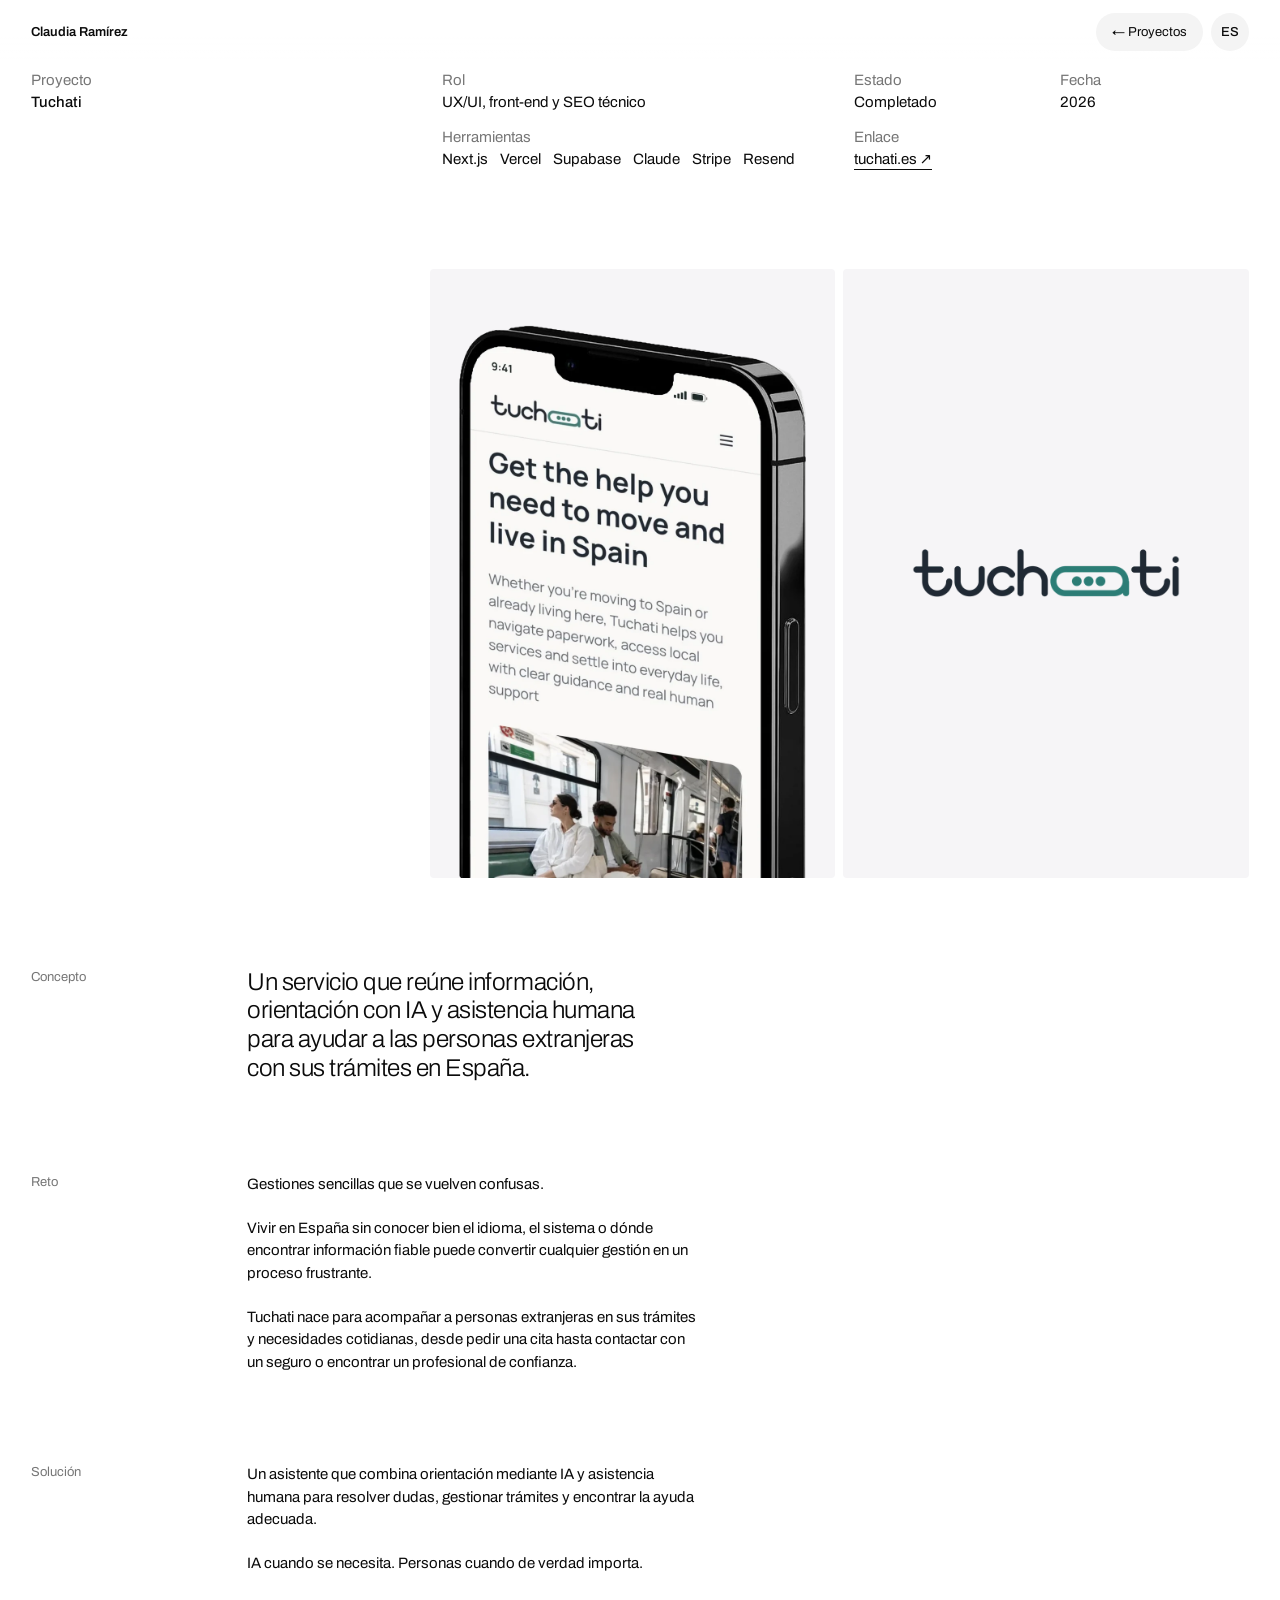
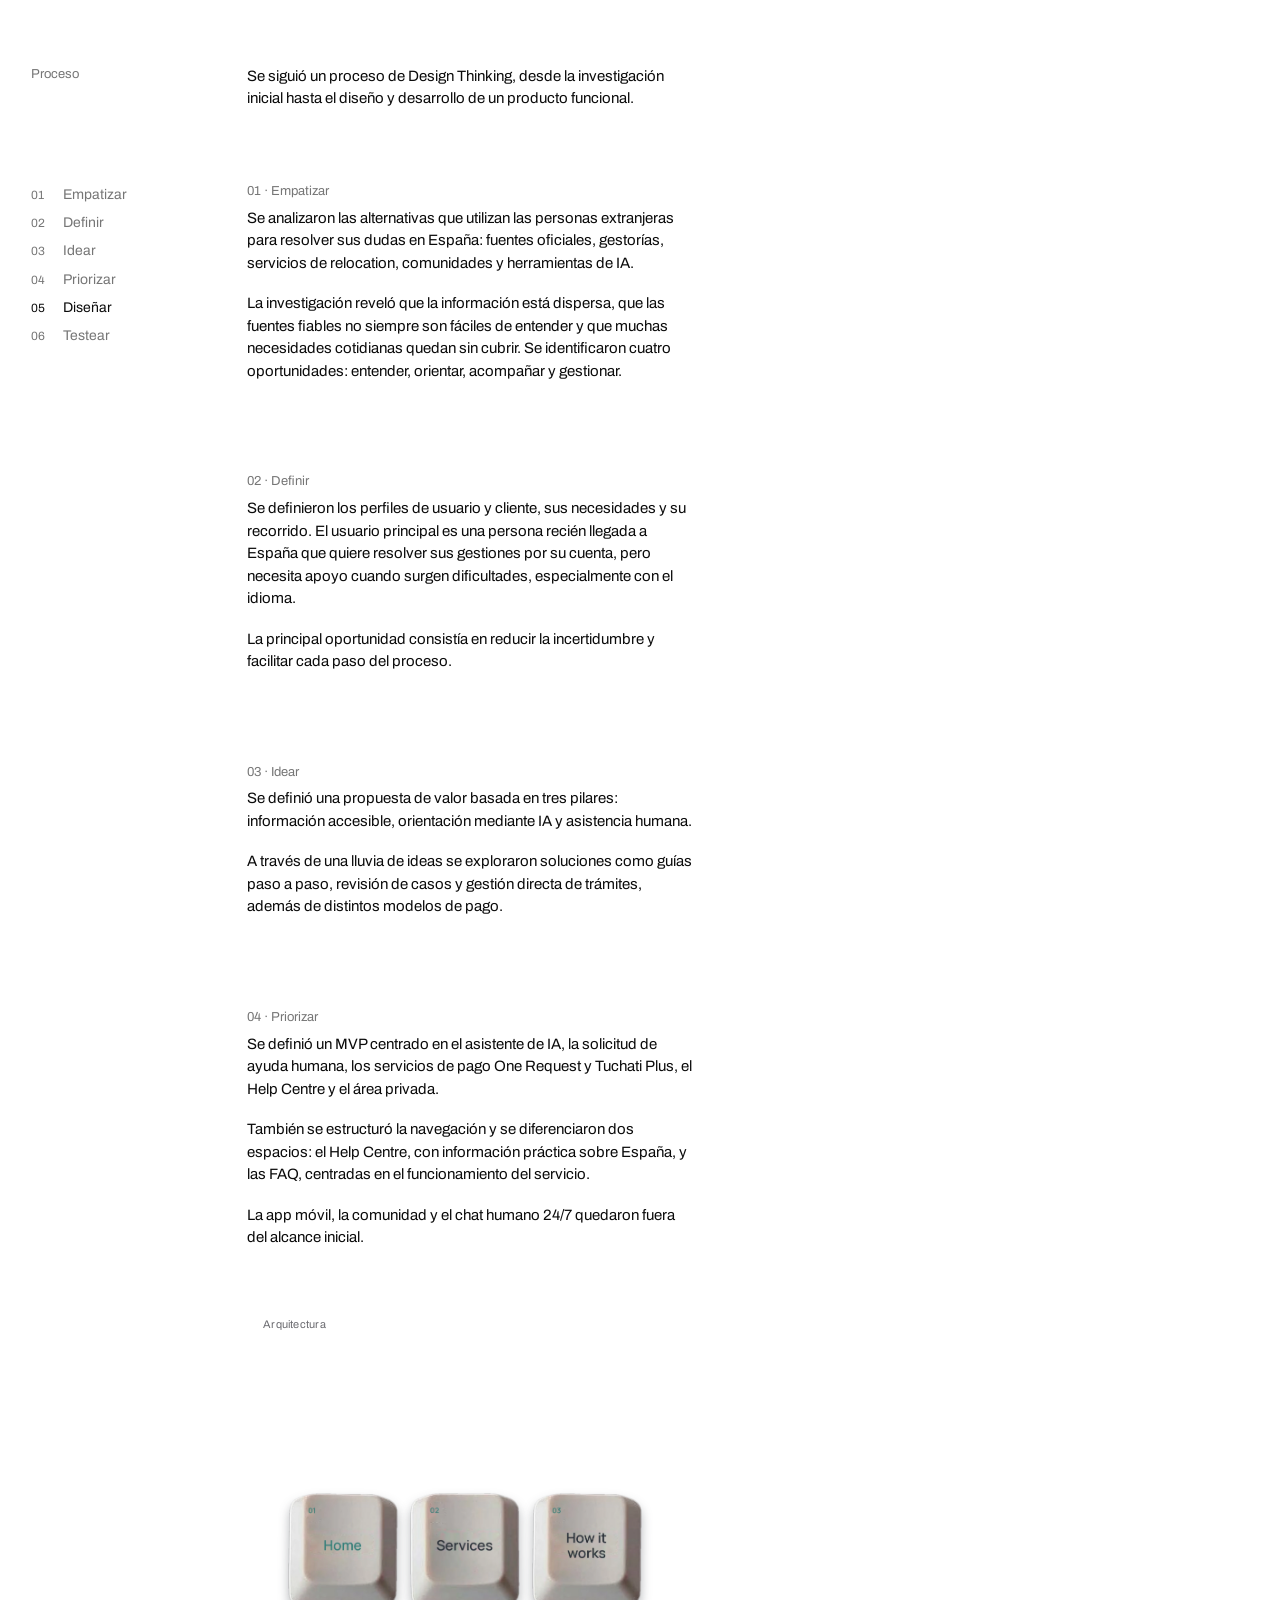
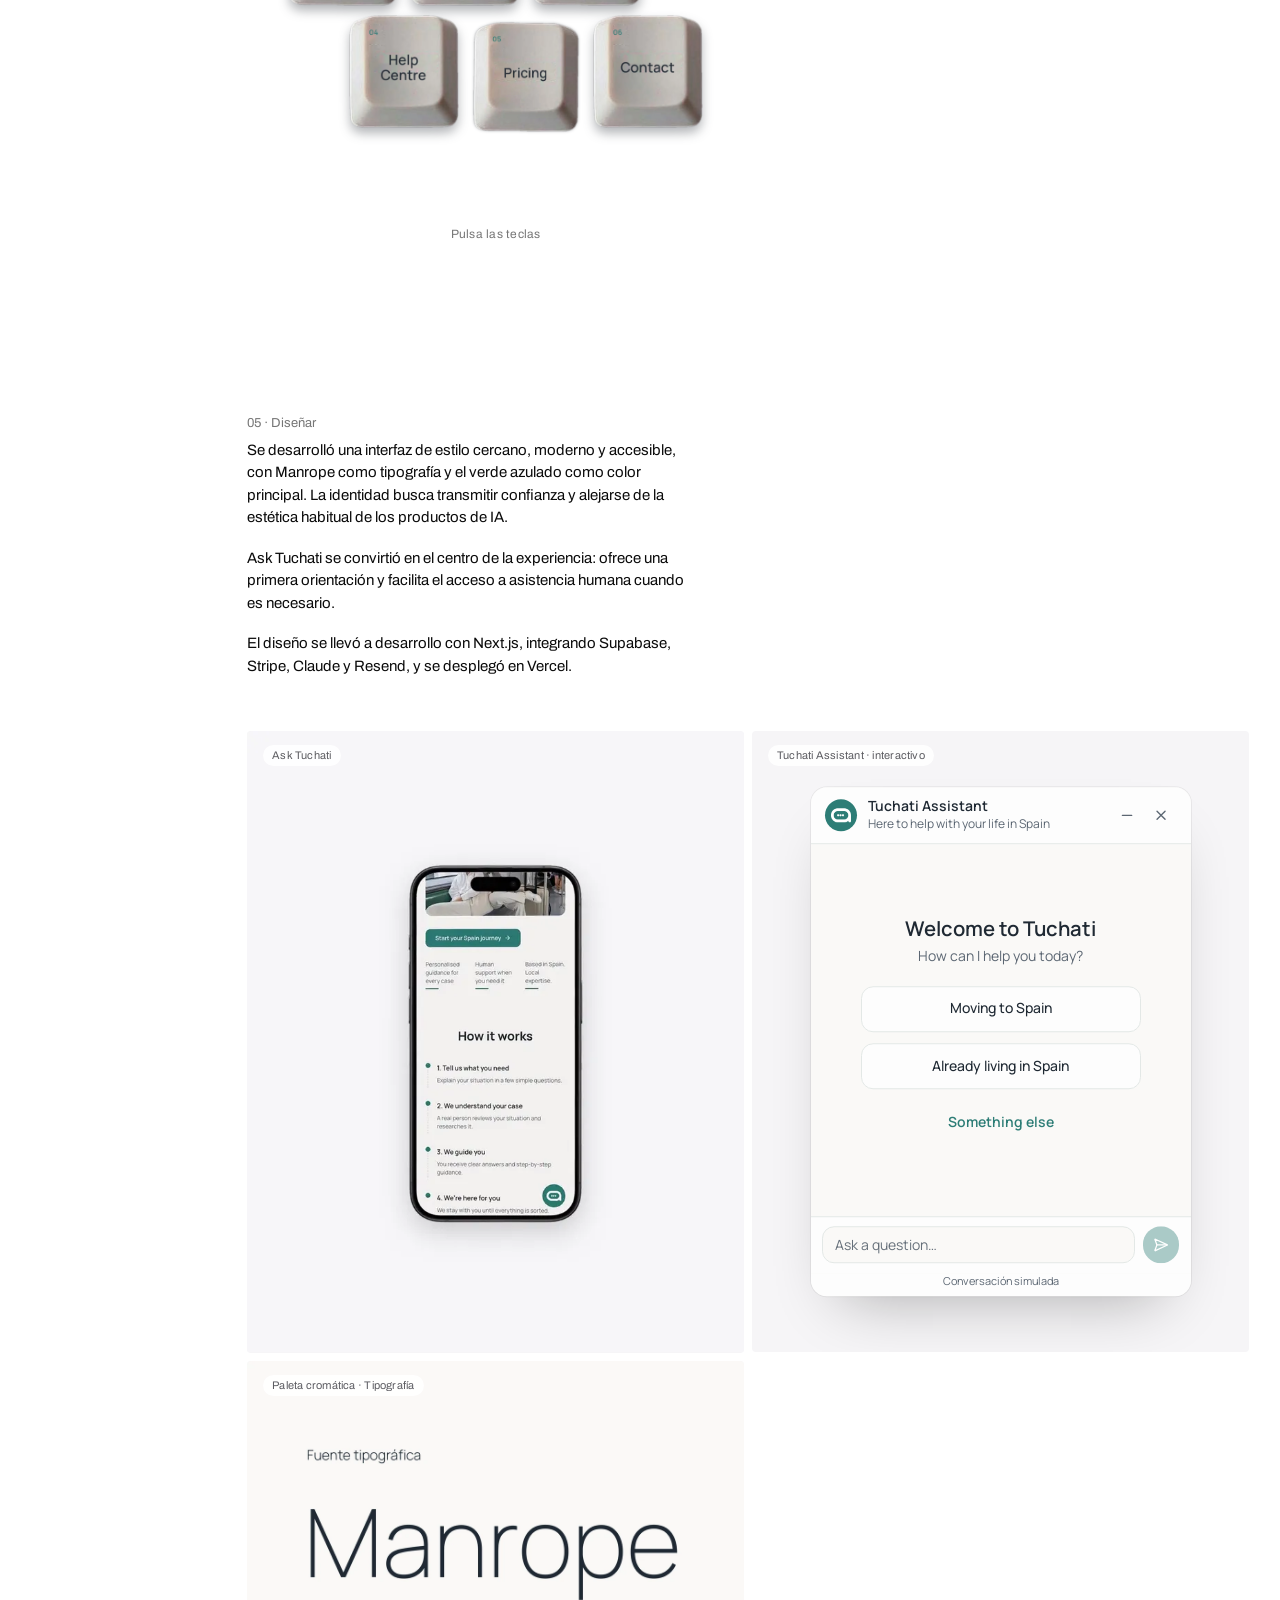
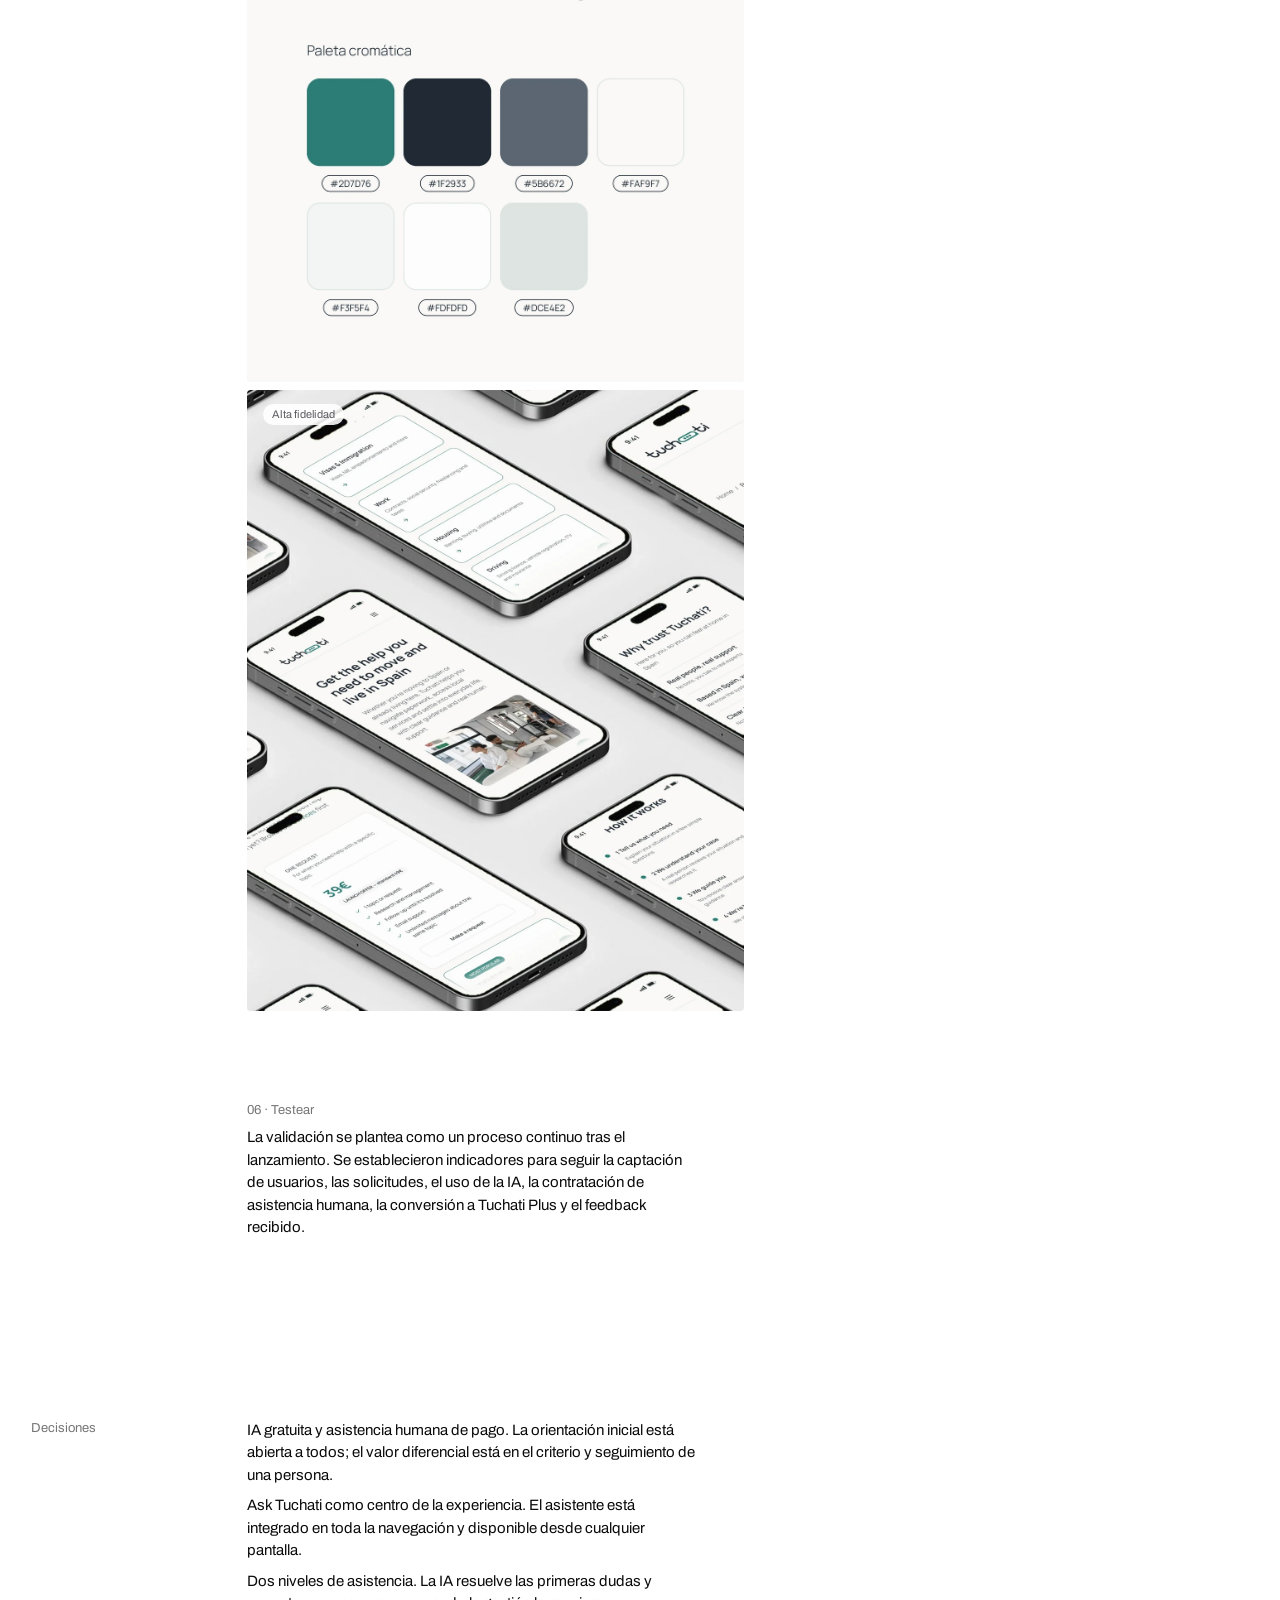
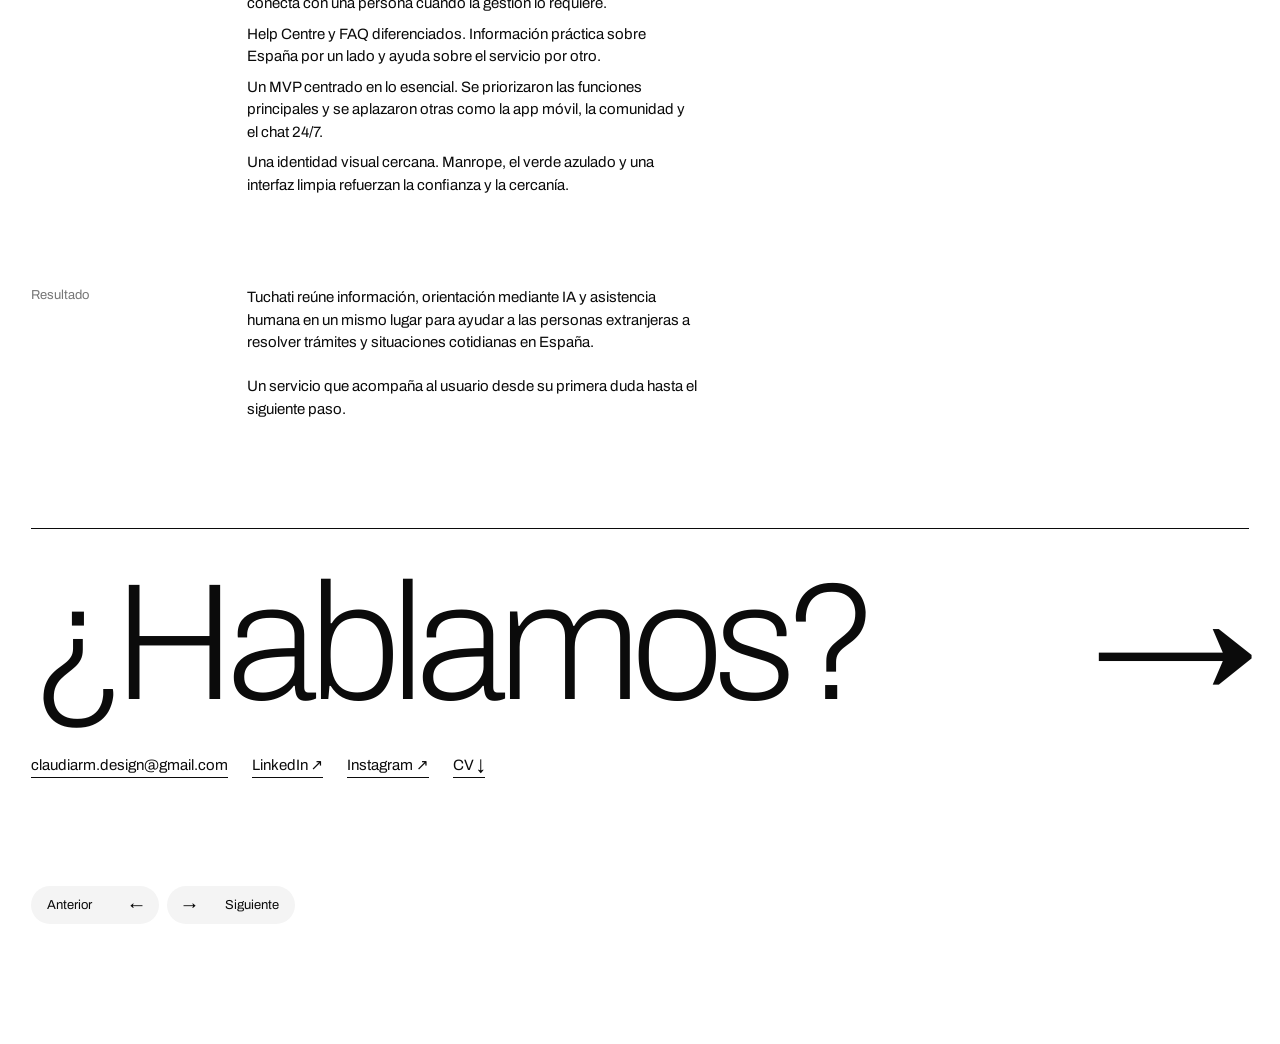
<file: tuchati.html>
<!doctype html>
<html lang="es">
<head>
<meta charset="utf-8">

<meta name="viewport" content="width=device-width, initial-scale=1">
<title>Tuchati — Claudia Ramírez</title>
<meta name="description" content="Web con asistente de IA y ayuda humana para personas extranjeras en España: diseño UX/UI, front-end y SEO técnico.">
<link rel="canonical" href="https://claudiarm-portfolio.vercel.app/tuchati">
<meta property="og:type" content="article"><meta property="og:locale" content="es_ES"><meta property="og:site_name" content="Claudia Ramírez">
<meta property="og:title" content="Tuchati — Claudia Ramírez"><meta property="og:description" content="Web con asistente de IA y ayuda humana para personas extranjeras en España: diseño UX/UI, front-end y SEO técnico."><meta property="og:url" content="https://claudiarm-portfolio.vercel.app/tuchati"><meta property="og:image" content="https://claudiarm-portfolio.vercel.app/og/tuchati.jpg"><meta property="og:image:width" content="1200"><meta property="og:image:height" content="630">
<meta name="twitter:card" content="summary_large_image"><meta name="twitter:title" content="Tuchati — Claudia Ramírez"><meta name="twitter:description" content="Web con asistente de IA y ayuda humana para personas extranjeras en España: diseño UX/UI, front-end y SEO técnico."><meta name="twitter:image" content="https://claudiarm-portfolio.vercel.app/og/tuchati.jpg">
<link rel="preload" as="image" href="img/tuchati/portada-logo-v.webp" media="(max-width:680px)" fetchpriority="high">
<link rel="stylesheet" href="asistente.css?v=1793649407">
<link rel="stylesheet" href="camelia.css?v=1793694633">
<link rel="preconnect" href="https://fonts.googleapis.com"><link rel="preconnect" href="https://fonts.gstatic.com" crossorigin>
<link rel="preload" as="style" href="https://fonts.googleapis.com/css2?family=Archivo:wdth,wght@62..125,100..900&display=swap" onload="this.onload=null;this.rel='stylesheet'"><noscript><link rel="stylesheet" href="https://fonts.googleapis.com/css2?family=Archivo:wdth,wght@62..125,100..900&display=swap"></noscript>
<link rel="stylesheet" href="base.css?v=1793694633">
<style>
  /* HOJA DE PROYECTO — narrativa. Tipografía callada: etiquetas grises pequeñas y texto en peso normal. */
  .shot{ background:var(--g1); border-radius:6px; overflow:hidden; display:flex; justify-content:center; align-items:flex-end; gap:clamp(14px,3vw,44px); padding:clamp(28px,6vw,84px) clamp(18px,5vw,72px) 0; }
  .shot .l{ width:min(100%,760px); } .shot .m{ width:min(21%,200px); flex:none; margin-bottom:clamp(20px,3vw,44px); }
  .shot.hero .l{ width:min(100%,840px); }
  .shot.cover{ padding:0; display:block; } .shot.cover img{ width:100%; height:auto; }
  .shot.mov{ padding-bottom:0; } .shot.mov .m{ width:min(36%,230px); margin-bottom:0; }

  /* the row: Proyecto · Rol · Estado · Fecha, and right under it Herramientas · Enlace */
  .mt{ display:grid; grid-template-columns:repeat(12,minmax(0,1fr)); gap:14px 16px; font-size:.9375rem; line-height:1.35; padding:calc(var(--bar) + 6px) var(--pad) 0; }
  .mt dt{ color:var(--g3); margin-bottom:2px; } .mt dd{ color:var(--ink); }
  .mt .c-p{ grid-column:1 / 5; } .mt .c-r{ grid-column:5 / 9; } .mt .c-e{ grid-column:9 / 11; } .mt .c-f{ grid-column:11 / 13; }
  .mt .c-h{ grid-column:5 / 9; } .mt .c-l{ grid-column:9 / 13; }
  .mt .c-h dd{ display:flex; flex-wrap:wrap; gap:0 12px; }
  .mt a{ border-bottom:1px solid var(--ink); } .mt a:hover{ border-bottom-color:transparent; }
  .mt .c-l dd{ display:flex; flex-wrap:wrap; gap:0 16px; }
  .mt .c-p dd{ font-weight:500; }

  .pn{ display:flex; gap:8px; flex-wrap:wrap; }
  .pn .pill{ gap:14px; min-width:128px; justify-content:space-between; }
  .tx{ font-size:.9375rem; line-height:1.5; max-width:46ch; }
  .fases{ border-top:1px solid var(--ink); margin-top:20px; } .fase{ display:grid; grid-template-columns:2rem minmax(0,9.5rem) minmax(0,1fr); gap:0 14px; padding:13px 0; border-bottom:1px solid var(--g2); font-size:.9375rem; line-height:1.5; } .fase i{ font-style:normal; color:var(--g3); font-size:.75rem; padding-top:3px; } .fase b{ font-weight:500; } .fase p{ max-width:56ch; }
  @media (max-width:640px){ .fase{ grid-template-columns:2rem 1fr; } .fase p{ grid-column:2; } }
  .lst{ list-style:none; padding:0; font-size:.9375rem; line-height:1.45; max-width:50ch; } .lst li + li{ margin-top:8px; } .lst b{ font-weight:500; }
  .lst .m{ color:var(--g3); }

  .f2{ padding:clamp(28px,6vh,56px) var(--pad) 120px; }
  .f2 .intro{ font-size:clamp(1.125rem,1.8vw,1.5rem); line-height:1.35; max-width:36ch; }
  .f2 .shot{ margin-top:clamp(24px,5vh,56px); }
  .sec{ display:grid; grid-template-columns:minmax(0,4fr) minmax(0,8fr); gap:16px; margin-top:clamp(48px,10vh,110px); }
  .sec > h2{ font-size:.8125rem; font-weight:400; color:var(--g3); position:sticky; top:calc(var(--bar) + 12px); align-self:start; }
  .sec .c > * + *{ margin-top:clamp(14px,2.4vh,26px); }
  .sec .tx{ font-size:.9375rem; max-width:50ch; }
  .sec .lst{ font-size:.9375rem; line-height:1.5; max-width:50ch; }
  .rej{ display:grid; grid-template-columns:repeat(2,minmax(0,1fr)); gap:clamp(12px,2vw,24px); }
  .rej .shot{ margin:0; padding:clamp(18px,3vw,40px) clamp(16px,3vw,40px) 0; } .rej .shot .l{ width:100%; }
  .f2 .fin{ margin-top:clamp(64px,12vh,140px); }
  @media (max-width:900px){
    .sec{ grid-template-columns:1fr; } .sec > h2{ position:static; } .rej{ grid-template-columns:1fr; }
    /* tablet: dos columnas siempre llenas — Proyecto | Fecha, Rol | Estado, Herramientas | Enlace */
    .mt{ grid-template-columns:1fr 1fr; } .mt > div{ grid-column:auto !important; }
    .mt .c-p{ order:1; } .mt .c-f{ order:2; } .mt .c-r{ order:3; } .mt .c-e{ order:4; } .mt .c-h{ order:5; } .mt .c-l{ order:6; }
  }
  @media (max-width:520px){
    /* móvil: una sola columna a la izquierda, en el orden de lectura */
    .mt{ grid-template-columns:1fr; } .mt > div{ order:0 !important; }
  }
</style>
</head>
<body>
<!--
THESIS: la hoja de proyecto se lee como una ficha silenciosa: datos arriba, texto a un lado, imágenes grandes dentro de su dispositivo. Se rechazan los titulares grandes y negros por fase.
OWN-WORLD: la misma que la home: blanco, negro y grises; etiquetas grises pequeñas, texto en peso normal; el color lo ponen las imágenes y los mockups.
STORY: lees de qué va, ves las pantallas y entiendes las decisiones; no hay un segundo nivel: la hoja es el proyecto.
FIRST VIEWPORT: la fila Proyecto · Rol · Estado · Fecha (y debajo Herramientas · Enlace), la frase y la imagen principal.
FORM: hoja narrativa, elegida por la usuaria entre lateral y narrativa.
FINISH: unreviewed and undocumented is unfinished; this build ends with the finish review, the verdict, and DESIGN.md
-->
<header class="bar">
  <div style="display:flex;align-items:center;gap:14px"><span id="quien"></span></div>
  <nav class="nav"><a class="pill" id="todos" href="index.html"></a><div id="lang"></div></nav>
</header>
<main id="main"></main>
<script>window.SLUG="tuchati";</script>
<script src="datos.js?v=1793879724"></script>
<script src="asistente.js?v=1793649407"></script>
<script src="capitulos.js?v=1793649823"></script>
<script src="camelia.js?v=1793694633"></script>
<script src="comun.js?v=1793712345"></script>
<script>
(function(){
  const D = DATOS, E = PORT.esc, M = PORT, $ = s => document.querySelector(s);
  const mq = "";
  const slug = PORT.q("p") || window.SLUG || "camelia", i = Math.max(0, D.proyectos.findIndex(p => p.slug === slug)), p = D.proyectos[i];
  const prev = D.proyectos[(i + D.proyectos.length - 1) % D.proyectos.length], next = D.proyectos[(i + 1) % D.proyectos.length];
  const href = s => `${s}.html${mq}`;
  document.title = p.nombre + " — " + M.marca;
  { const h1 = document.createElement("h1"); h1.className = "vh"; h1.textContent = p.nombre; document.body.insertBefore(h1, $("#main")); }
  const t = PORT.t; $("#todos").textContent = t("todos"); PORT.idioma($("#lang"));
  PORT.quien($("#quien")); $("#todos").href = "index.html";

  const enlaces = [p.sitio ? `<a href="${p.sitio[1]}" target="_blank" rel="noopener">${E(p.sitio[0])} ↗</a>` : "", ...(p.redes || []).map(r => `<a href="${r[1]}" target="_blank" rel="noopener">${E(r[0])} ↗</a>`), p.figma ? `<a href="${p.figma[1]}" target="_blank" rel="noopener">Figma ↗</a>` : "", p.protoArriba && p.prototipo ? `<a href="${p.prototipo}" target="_blank" rel="noopener">${t("prototipo")} ↗</a>` : ""].filter(Boolean).join("") || "—";
  const meta = `<dl class="mt"><div class="c-p"><dt>${t("proyecto")}</dt><dd>${E(p.nombre)}</dd></div><div class="c-r"><dt>${t("rol")}</dt><dd>${E(p.rol || "—")}</dd></div><div class="c-e"><dt>${t("estado")}</dt><dd>${t("completado")}</dd></div><div class="c-f"><dt>${t("fecha")}</dt><dd>${p.anio}</dd></div>
    <div class="c-h"><dt>${t("herramientas")}</dt><dd>${p.herramientas ? p.herramientas.map(t => `<span>${E(t)}</span>`).join("") : "—"}</dd></div>${p.sinEnlace || (p.protoArriba && !p.prototipo) ? "" : `<div class="c-l"><dt>${t("enlace")}</dt><dd>${enlaces}</dd></div>`}</dl>`;
  const pn = `<div class="pn"><a class="pill" href="${href(prev.slug)}"><span>${t("anterior")}</span><span aria-hidden="true">←</span></a><a class="pill" href="${href(next.slug)}"><span aria-hidden="true">→</span><span>${t("siguiente")}</span></a></div>`;

  const hero = () => p.cover
    ? `<div class="shot cover"><img src="${p.cover}" alt="${t("imagen")} ${E(p.nombre)}"></div>`
    : `<div class="shot hero"><div class="l">${M.laptop(p.laptop[0], p.nombre)}</div><div class="m">${M.phone(p.movil, p.nombre + " mobile", 1)}</div></div>`;
  const proceso = () => p.procesoFases ? `<p class="tx">${E(p.procesoIntro)}</p><div class="fases">${p.procesoFases.map((f, k) => `<div class="fase"><i>${String(k + 1).padStart(2, "0")}</i><b>${E(f[0])}</b><p>${E(f[1])}</p></div>`).join("")}</div>` : `<ul class="lst">${p.proceso.map(s => `<li><b>${E(s[0])}</b> · ${E(s[1])} <span class="m">${s[2].map(E).join(", ")}</span></li>`).join("")}</ul>`;
  const dec = () => `<ul class="lst">${p.decisiones.map(d => `<li>${E(d)}</li>`).join("")}</ul>`;

  const metaCol = `<dl class="mc"><div><dt>${t("proyecto")}</dt><dd>${E(p.nombre)}</dd></div><div><dt>${t("rol")}</dt><dd>${E(p.rol || "—")}</dd></div><div><dt>${t("estado")}</dt><dd>${t("completado")}</dd></div><div><dt>${t("fecha")}</dt><dd>${p.anio}</dd></div><div><dt>${t("herramientas")}</dt><dd>${p.herramientas ? p.herramientas.join(" · ") : "—"}</dd></div><div><dt>${t("enlace")}</dt><dd>${enlaces}</dd></div></dl>`;
  if(p.capitulos && window.CAP && window.CAMELIA){ $("#main").innerHTML = (CAP.metaCover(p) ? "" : meta) + CAP.render(p, { t, E, pn, metaCol, meta }); PORT.menus(); document.querySelectorAll(".asp").forEach(h => window.ASIST && ASIST.mount(h, { lang: PORT.lang })); CAP.init(); CAMELIA.init(); PORT.contacto(); return; }
  if(p.slug === "camelia" && window.CAMELIA){
    // portada de la hoja: datos del proyecto en columna a la izquierda (bajan con el scroll hasta el final de la foto) y foto vertical a la derecha
    $("#main").innerHTML = CAMELIA.render(p, { t, E, pn, metaCol, meta }); PORT.menus(); CAMELIA.init(); PORT.contacto(); return; }
  let h = meta + `<div class="f2"><p class="intro">${E(p.frase)}</p>${hero()}`;
  if(p.listo) h += `
    <section class="sec"><h2>${t("reto")}</h2><div class="c"><p class="tx">${E(p.reto)}</p></div></section>
    <section class="sec"><h2>${t("proceso")}</h2><div class="c">${proceso()}</div></section>
    <section class="sec"><h2>${t("solucion")}</h2><div class="c"><p class="tx">${E(p.solucion)}</p><div class="rej">${[1, 2, 3].map(k => `<div class="shot"><div class="l">${M.laptop(p.laptop[k], p.nombre + ", " + t("pantalla") + " " + (k + 1), k)}</div></div>`).join("")}<div class="shot mov"><div class="m">${M.phone(p.movil, "Mobile", 2)}</div></div></div></div></section>
    <section class="sec"><h2>${t("decisiones")}</h2><div class="c">${dec()}</div></section>
    <section class="sec"><h2>${t("resultado")}</h2><div class="c"><p class="tx">${E(p.resultado)}</p><p class="tx">${E(p.aprendi)}</p></div></section>`;
  else h += `<section class="sec"><h2>${t("info")}</h2><div class="c"><p class="tx">${t("prep")}</p></div></section>`;
  h += `<div class="fin">${pn}</div></div>`;
  $("#main").innerHTML = h; PORT.menus(); PORT.contacto();
})();
</script>
</body>
</html>
</file>
<file: base.css>
/* Rediseño · base compartida: blanco, negro y grises; el color lo ponen los proyectos.
   Una sola familia (Archivo): el carácter sale del contraste de ancho —extendida en grande, normal en pequeño—. */

:root{
  --bg:#fff; --ink:#0b0b0b; --mock:#f6f5f7; --g1:#f4f4f4; --g2:#e6e6e6; --g3:#767676;
  --ease:cubic-bezier(.23,1,.32,1); --ease-io:cubic-bezier(.77,0,.175,1);
  --pad:clamp(16px,2.4vw,36px); --bar:64px;
  --wide:"wdth" 125;
}
*,*::before,*::after{ box-sizing:border-box; }
*{ margin:0; }
html{ -webkit-text-size-adjust:100%; scrollbar-width:thin; scrollbar-color:#c9c9c9 transparent; }
body{ font-family:"Archivo",system-ui,sans-serif; background:var(--bg); color:var(--ink); line-height:1.45; -webkit-font-smoothing:antialiased; text-rendering:optimizeLegibility; overflow-x:hidden; }
img{ display:block; max-width:100%; }
a{ color:inherit; text-decoration:none; }
button{ font:inherit; color:inherit; background:none; border:0; cursor:pointer; }
::selection{ background:var(--ink); color:#fff; }
:focus-visible{ outline:2px solid var(--ink); outline-offset:3px; border-radius:4px; }
.vh{ position:absolute; width:1px; height:1px; overflow:hidden; clip:rect(0 0 0 0); white-space:nowrap; }

/* type */
.display{ font-stretch:125%; font-weight:800; letter-spacing:-.03em; line-height:.96; text-wrap:balance; }
.small{ font-size:.8125rem; line-height:1.4; }
.mute{ color:var(--g3); }
.caps{ font-size:.6875rem; letter-spacing:.06em; text-transform:uppercase; }

/* top bar — neutral pills, like a quiet app header */
.bar{ position:fixed; z-index:50; top:0; left:0; right:0; min-height:64px; padding:0 var(--pad); display:flex; align-items:center; justify-content:space-between; gap:12px; font-size:.8125rem; background:linear-gradient(#fff 55%, rgba(255,255,255,0)); pointer-events:none; }
.bar > *{ pointer-events:auto; }
.bar .who{ font-weight:600; }
.bar .nav{ display:flex; gap:8px; align-items:center; }
.pill{ display:inline-flex; align-items:center; gap:8px; min-height:38px; padding:0 16px; border-radius:999px; background:var(--g1); font-size:.8125rem; transition:background-color .2s ease, color .2s ease, transform .16s var(--ease); white-space:nowrap; }
.pill:hover{ background:var(--g2); }
.pill:active{ transform:scale(.97); }
.pill.dark{ background:var(--ink); color:#fff; }
.pill.dark:hover{ background:#2b2b2b; }
.pill svg{ width:10px; height:10px; fill:currentColor; opacity:.55; }
@media (max-width:640px){ .bar .nav .hide-s{ display:none; } }

/* device mockups: the screens scroll by themselves, slowly, as a visitor would */
.dev{ position:relative; }
.dev-screen{ position:relative; overflow:hidden; background:#fff; }
.dev-screen img{ position:absolute; inset:0; width:100%; height:100%; object-fit:cover; object-position:50% 0%; animation:scr var(--t,22s) cubic-bezier(.45,.05,.25,1) infinite alternate; animation-delay:var(--d,0s); }
@keyframes scr{ 0%,8%{ object-position:50% 0%; } 92%,100%{ object-position:50% 100%; } }
.laptop{ width:100%; }
.laptop .lid{ padding:2.1% 2.1% 2.5%; background:#0b0b0b; border-radius:1.6% 1.6% .4% .4% / 2.6% 2.6% .6% .6%; }
.laptop .dev-screen{ aspect-ratio:16/10; border-radius:.5% / .8%; }
.laptop .base{ position:relative; height:clamp(7px,1.35vw,16px); width:112%; margin-left:-6%; background:linear-gradient(#e9e9e9,#cdcdcd); border-radius:0 0 12% 12% / 0 0 100% 100%; }
.laptop .base::before{ content:""; position:absolute; left:50%; top:0; width:14%; height:50%; transform:translateX(-50%); background:#b9b9b9; border-radius:0 0 8px 8px; }
.phone{ aspect-ratio:9/19; background:#0b0b0b; border-radius:15% / 7%; padding:3.2%; box-shadow:0 0 0 1.5px #3a3a3a inset; }
.phone .dev-screen{ width:100%; height:100%; border-radius:12.5% / 5.8%; }
.phone::after{ content:""; position:absolute; top:3.1%; left:50%; width:29%; height:2.4%; transform:translateX(-50%); background:#000; border-radius:999px; z-index:2; }
@media (prefers-reduced-motion:reduce){ .dev-screen img{ animation:none; } }

/* first-load: a greeting in many languages, a mini photo of each project, its name. No braces. */
.carga{ position:fixed; inset:0; z-index:200; background:#fff; transition:transform .7s var(--ease-io); will-change:transform; }
.carga.fuera{ transform:translateY(-101%); }
.ctop{ position:absolute; left:var(--pad); right:var(--pad); top:var(--pad); display:flex; justify-content:space-between; font-size:.75rem; letter-spacing:.06em; text-transform:uppercase; color:var(--g3); }
.chint{ position:absolute; left:0; right:0; bottom:calc(var(--pad) + 28px); text-align:center; font-size:.6875rem; letter-spacing:.06em; text-transform:uppercase; color:var(--g3); }
.cpie{ position:absolute; left:0; right:0; bottom:var(--pad); display:flex; justify-content:center; font-size:.6875rem; letter-spacing:.06em; text-transform:uppercase; color:var(--g3); } .cpie b{ font-weight:500; color:var(--ink); white-space:pre; }
.cn{ display:flex; align-items:flex-start; font-weight:200; font-stretch:100%; letter-spacing:-.05em; line-height:.82; font-variant-numeric:tabular-nums; }
.mini{ position:absolute; inset:0; background:var(--g1); border-radius:10px; overflow:hidden; display:grid; place-items:center; }
.mini-l{ width:78%; } .mini .dev-screen img{ animation:none; } .mini img.cov{ position:absolute; inset:0; width:100%; height:100%; object-fit:cover; }
.mini.tile span{ font-weight:300; letter-spacing:-.01em; font-size:clamp(.9rem,2vw,1.4rem); color:var(--g3); text-align:center; padding:8px; }
.cf{ position:absolute; inset:0; opacity:0; transition:opacity .18s ease; } .cf.on{ opacity:1; }
.cfoto{ position:relative; aspect-ratio:16/10; }

/* counter and photo side by side, centred */
.c1{ position:absolute; inset:0; display:flex; align-items:center; justify-content:center; gap:clamp(18px,4vw,60px); }
.cn{ font-size:clamp(3.4rem,10.5vw,9rem); width:5.4em; justify-content:center; align-items:center; white-space:nowrap; line-height:1; letter-spacing:-.03em; }
.cfoto{ width:clamp(96px,14vw,200px); }

@media (max-width:820px){
  .c1{ flex-direction:column; gap:clamp(18px,4vh,36px); } .cn{ width:auto !important; justify-content:center !important; font-size:clamp(3.2rem,15vw,6.5rem) !important; min-height:1.1em; } .cfoto{ width:min(40vw,190px) !important; }
}
@media (prefers-reduced-motion:reduce){ .carga{ display:none; } }
body.cargando{ overflow:hidden; }

/* brand name with a small photo that opens under the cursor */
.who-w{ position:relative; display:inline-block; }
.who-w .who{ display:inline-block; padding:6px 0; }
.who-foto{ position:absolute; left:0; top:calc(100% + 6px); width:112px; aspect-ratio:4/5; border-radius:10px; overflow:hidden; background:var(--g1); opacity:0; transform:translateY(-6px) scale(.94); transform-origin:top left; pointer-events:none; transition:opacity .2s ease, transform .3s var(--ease); box-shadow:0 18px 36px -20px rgba(0,0,0,.35); z-index:60; }
.who-foto img{ width:100%; height:100%; object-fit:cover; }
.who-w.abre .who-foto{ opacity:1; transform:none; }
@media (hover:hover){ .who-w:hover .who-foto, .who-w .who:focus-visible + .who-foto{ opacity:1; transform:none; } }

/* page entrance once the curtain is up */
.entra{ opacity:0; transform:translateY(22px); transition:opacity .9s var(--ease), transform 1.1s var(--ease); transition-delay:calc(var(--i,0) * 90ms); }
body:not(.cargando) .entra{ opacity:1; transform:none; }
@media (prefers-reduced-motion:reduce){ .entra{ opacity:1; transform:none; transition:none; } }

/* tile for projects whose info is still being uploaded */
.sin-foto{ display:grid; place-items:center; width:100%; height:100%; background:var(--g1); color:var(--g3); font-size:.75rem; letter-spacing:.06em; text-transform:uppercase; text-align:center; padding:12px; }

/* round language button */
.pill.circ{ width:38px; padding:0; justify-content:center; font-weight:500; letter-spacing:.02em; min-width:38px !important; }
.dd .panel.mini-p{ min-width:0; width:74px; padding:6px; border-radius:18px; }
.dd .panel.mini-p button{ justify-content:center; }
@media (max-width:520px){ .v-pre{ display:none; } }

/* dropdown menus (shared by every page) */
  .menus{ display:flex; gap:8px; }
.dd{ position:relative; }
.dd > button{ min-width:136px; justify-content:space-between; }
.dd .panel{ position:absolute; right:0; top:calc(100% + 8px); min-width:200px; padding:8px; border-radius:20px; background:var(--g1); opacity:0; transform:translateY(-6px) scale(.98); transform-origin:top right; pointer-events:none; transition:opacity .2s ease, transform .25s var(--ease); box-shadow:0 18px 40px -22px rgba(0,0,0,.25); }
.dd.open .panel{ opacity:1; transform:none; pointer-events:auto; }
.dd .panel button{ display:flex; width:100%; justify-content:space-between; gap:16px; padding:10px 14px; border-radius:12px; text-align:left; font-size:.8125rem; }
.dd .panel button:hover{ background:#fff; }
.dd .panel button[aria-checked="true"]::after{ content:"●"; font-size:.5rem; align-self:center; }


/* cierre de las hojas: «¿Hablamos?» en grande, con el trazo fino del cargador */
.contacto{ margin-top:clamp(64px,12vh,140px); border-top:1px solid var(--ink); padding-top:clamp(20px,3vw,36px); }
.contacto .big{ display:flex; align-items:baseline; justify-content:space-between; gap:16px; font-size:clamp(3rem,13vw,10.5rem); font-weight:200; letter-spacing:-.05em; line-height:.95; }
.contacto .big i{ font-style:normal; font-weight:200; transition:transform .35s var(--ease); } .contacto .big:hover i, .contacto .big:focus-visible i{ transform:translateX(.12em); }
.contacto .lk{ display:flex; flex-wrap:wrap; gap:6px 24px; margin-top:clamp(18px,3vw,32px); font-size:.9375rem; } .contacto .lk a{ position:relative; border-bottom:1px solid var(--ink); } .contacto .lk a::after{ content:""; position:absolute; inset:-12px -6px; } .contacto .lk a:hover{ border-bottom-color:transparent; }
@media (prefers-reduced-motion:reduce){ .contacto .big i{ transition:none; } }

/* Zonas de toque de 44 px (guía de Apple) sin cambiar el tamaño visible: una capa invisible amplía el área pulsable */
:where(.who, .pill, .opt, .spc, .mt dd a, .mc dd a, .ab .links a, .sv .cta){ position:relative; }
.who::after, .pill::after, .opt::after, .spc::after, .mt dd a::after, .mc dd a::after, .ab .links a::after, .sv .cta::after, .vpause::after, .vzoom::after, .cbtn::after{ content:""; position:absolute; inset:-4px 0; }
.who::after{ inset:-8px -4px; } .spc::after{ inset:-7px 0; } .pill.circ::after{ inset:-4px; } .cbtn::after{ inset:-7px 0; } .vpause::after, .vzoom::after{ inset:-4px; }
.mt dd a::after, .mc dd a::after, .ab .links a::after, .sv .cta::after{ inset:-13px -4px; }
@media (pointer:coarse), (max-width:1024px){ .dd .panel button{ min-height:46px; align-items:center; } }
</file>
<file: asistente.css>
/* Réplica del asistente «Tuchati Assistant» (interfaz del producto: Manrope, verde #2D7D76, tinta #1F2933). Es una conversación simulada. */
.asi{ --t:#2D7D76; --ink:#1F2933; --sec:#5B6672; --bg:#FAF9F7; --surf:#FDFDFD; --bd:#E3E8E6; font-family:"Manrope",system-ui,sans-serif; color:var(--ink); display:flex; flex-direction:column; background:var(--bg); overflow:hidden; font-size:14px; line-height:1.45; }
.asi *{ box-sizing:border-box; }
.asi header{ display:flex; align-items:center; gap:.8em; padding:.8em 1em; background:var(--surf); border-bottom:1px solid var(--bd); flex:none; }
.asi .av{ width:2.3em; height:2.3em; border-radius:99px; background:var(--t); display:grid; place-items:center; flex:none; } .asi .av img{ width:62%; height:auto; display:block; }
.asi .tt{ flex:1; min-width:0; } .asi .tt b{ display:block; font-weight:600; font-size:1em; line-height:1.2; } .asi .tt span{ display:block; color:var(--sec); font-size:.86em; }
.asi .wc{ display:flex; gap:.2em; color:var(--sec); } .asi .wc i{ width:2.2em; height:2.2em; display:grid; place-items:center; } .asi .wc svg{ width:1.15em; height:1.15em; }
.asi .body{ flex:1; min-height:0; overflow-y:auto; scrollbar-width:none; padding:1em; display:flex; flex-direction:column; gap:.7em; } .asi .body::-webkit-scrollbar{ display:none; }
.asi .welcome{ margin:auto; width:100%; max-width:20em; text-align:center; display:grid; gap:.8em; justify-items:stretch; } .asi .welcome h3{ margin:0; font-weight:600; font-size:1.45em; line-height:1.2; } .asi .welcome p{ margin:-.4em 0 .6em; color:var(--sec); }
.asi .opt{ font:inherit; font-weight:500; color:var(--ink); background:var(--surf); border:1px solid var(--bd); border-radius:12px; padding:.85em 1em; cursor:pointer; transition:border-color .15s cubic-bezier(.23,1,.32,1), transform .12s cubic-bezier(.23,1,.32,1); }
.asi .opt:hover{ border-color:var(--t); } .asi .opt:active{ transform:scale(.98); } .asi .opt.link{ border:0; background:none; color:var(--t); font-weight:600; }
.asi .opt[aria-disabled=true]{ cursor:default; } .asi .opt[aria-disabled=true]:hover{ border-color:var(--bd); } .asi .opt.link[aria-disabled=true]:hover{ border:0; }
.asi .m{ max-width:86%; padding:.7em .95em; border-radius:14px; animation:asiIn .28s cubic-bezier(.23,1,.32,1) both; }
.asi .m.u{ align-self:flex-end; background:var(--t); color:#fff; border-bottom-right-radius:5px; } .asi .m.a{ align-self:flex-start; background:var(--surf); border:1px solid var(--bd); border-bottom-left-radius:5px; }
.asi .m.th{ color:var(--sec); font-size:.9em; padding:.45em .8em; display:flex; align-items:center; gap:.5em; } .asi .m.th svg{ width:1em; height:1em; color:var(--t); animation:asiSp 1.2s linear infinite; }
.asi .card{ align-self:flex-start; max-width:86%; background:var(--surf); border:1px solid var(--t); border-radius:14px; padding:.8em .95em; display:grid; gap:.35em; animation:asiIn .28s cubic-bezier(.23,1,.32,1) both; } .asi .card b{ font-weight:600; } .asi .card span{ color:var(--sec); font-size:.92em; }
.asi .card button{ justify-self:start; margin-top:.3em; font:inherit; font-weight:600; font-size:.9em; color:#fff; background:var(--t); border:0; border-radius:99px; padding:.55em 1.1em; cursor:pointer; transition:transform .12s cubic-bezier(.23,1,.32,1), opacity .15s; } .asi .card button:active{ transform:scale(.96); } .asi .card button[disabled]{ opacity:.45; cursor:default; }
.asi form{ display:flex; align-items:center; gap:.6em; padding:.7em .8em; background:var(--surf); border-top:1px solid var(--bd); flex:none; }
.asi .in{ flex:1; min-width:0; height:2.6em; border:1px solid var(--bd); background:var(--bg); border-radius:12px; padding:0 .9em; display:flex; align-items:center; color:#66707a; overflow:hidden; white-space:nowrap; } .asi .in.typing{ color:var(--ink); }
.asi .send{ width:2.6em; height:2.6em; border-radius:99px; background:var(--t); color:#fff; display:grid; place-items:center; flex:none; opacity:.4; transition:opacity .15s; } .asi .send.on{ opacity:1; } .asi .send svg{ width:1.1em; height:1.1em; }
.asi .note{ flex:none; text-align:center; font-size:.78em; color:var(--sec); padding:0 1em .7em; background:var(--surf); display:flex; justify-content:center; gap:.8em; align-items:center; min-height:1.8em; } .asi .note button{ font:inherit; color:var(--t); background:none; border:0; cursor:pointer; padding:0; font-weight:600; }
@keyframes asiIn{ from{ opacity:0; transform:translateY(6px); } } @keyframes asiSp{ to{ transform:rotate(360deg); } }
.asi.full{ position:fixed; inset:0; font-size:14px; }
/* dentro de un panel de la hoja: ventana centrada sobre gris */
.pn1.asp{ container-type:inline-size; display:grid; place-items:center; }
.pn1.asp .asi{ position:absolute; left:50%; top:50%; transform:translate(-50%,-50%); width:min(88%,380px); height:82%; border-radius:16px; box-shadow:0 30px 60px -30px rgba(0,0,0,.32), 0 0 0 1px rgba(0,0,0,.06); font-size:clamp(10.5px, 3.4cqw, 14px); }
@media (prefers-reduced-motion:reduce){ .asi .m, .asi .card, .asi .th svg{ animation:none; } .asi .opt, .asi .card button, .asi .send{ transition:none; } }
</file>
<file: camelia.css>
/* Hoja de Camelia: paneles editoriales, anotaciones, dispositivos y capítulos. */
:root{ --mock:#f6f5f7; }
/* portada: fondo de azulejos, logo y gif del mismo tamaño */
.hero{ position:relative; margin-top:clamp(24px,5vh,56px); border-radius:4px; overflow:hidden; background:var(--mock); }

/* ---------- lenguaje editorial: paneles casi pegados, microtextos en las esquinas ---------- */
  .ed{ display:grid; gap:8px; margin-top:clamp(32px,6vh,72px); } .pair{ display:grid; grid-template-columns:1fr 1fr; gap:8px; }
  .pn1{ position:relative; border-radius:4px; overflow:hidden; background:var(--mock); }
  .pn1.dark{ background:#111; } .pn1.wine{ background:#3F0E1A; color:#FCF7EC; } .pn1.cream{ background:#FCF7EC; } .pn1.w{ background:#fff; box-shadow:inset 0 0 0 1px #ececee; }
  .ar-16-10{ aspect-ratio:16/10; } .ar-4-5{ aspect-ratio:4/5; } .ar-1{ aspect-ratio:1; } .ar-3-4{ aspect-ratio:3/4; } .ar-2-3{ aspect-ratio:2/3; }
  .cap{ position:absolute; z-index:3; top:14px; left:16px; font-size:.6875rem; letter-spacing:.02em; color:#6b6b70; } .cap.r{ left:auto; right:16px; } .wine .cap, .dark .cap, .cap.l{ color:#cdbfc2; }
  .sh{ position:absolute; left:15%; right:15%; top:11%; bottom:-30%; overflow:hidden; border-radius:4px 4px 0 0; background:#fff; box-shadow:0 30px 60px -30px rgba(0,0,0,.32), 0 0 0 1px rgba(0,0,0,.05); }
  .sh img{ display:block; width:100%; height:100%; object-fit:cover; object-position:50% 0; }
  .ar-4-5 .sh{ left:11%; right:11%; top:12%; }
  .film{ display:flex; gap:1.4%; padding:8% 7% 0; align-items:stretch; } .film .col{ flex:1; overflow:hidden; border-radius:3px 3px 0 0; background:#fff; } .film .col img{ display:block; width:100%; height:100%; object-fit:cover; animation:scr 70s cubic-bezier(.45,.05,.25,1) infinite alternate; animation-delay:var(--d,0s); }
  .film .col:nth-child(2n){ margin-top:6%; } .film .col:nth-child(3n){ margin-top:3%; }
  /* tono y jerarquía de color */
  .fp .cap{ padding:3px 9px; border-radius:12px; max-width:calc(100% - 32px); line-height:1.35; background:rgba(255,255,255,.88); color:#5c5c61; }
  .fill{ position:absolute; inset:0; width:100%; height:100%; object-fit:cover; }
  /* ventana de Safari con el recorrido */
  /* capítulos (dirección 1) */
  .chs{ display:grid; grid-template-columns:minmax(150px,2fr) minmax(0,10fr); gap:16px; margin-top:clamp(40px,8vh,96px); }
  .cnav{ position:sticky; top:calc(var(--bar) + 16px); align-self:start; display:grid; gap:2px; font-size:.875rem; } .cnav a{ color:#767676; padding:3px 0; display:grid; grid-template-columns:2rem 1fr; transition:color .3s ease; } .cnav a.on{ color:var(--ink); } .cnav a i{ font-style:normal; font-size:.75rem; padding-top:2px; }
  .chap{ margin-bottom:clamp(56px,10vh,120px); scroll-margin-top:calc(var(--bar) + 16px); } .chap .ct{ display:grid; grid-template-columns:minmax(0,1fr); gap:6px; margin-bottom:18px; max-width:50ch; } .chap .ct small{ color:var(--g3); font-size:.8125rem; } .chap .ct p{ font-size:.9375rem; line-height:1.5; }
  @media (max-width:900px){
    .chs{ grid-template-columns:1fr; } .cnav{ display:none; }
    .sec{ grid-template-columns:1fr; } .sec > h2{ position:static; }
    
  }
  @media (max-width:640px){
    .fase{ grid-template-columns:2rem 1fr; } .fase p{ grid-column:2; }
    .pair.stack{ grid-template-columns:1fr; gap:16px; } .sh{ left:10%; right:10%; }
      .film{ gap:2%; } .cap{ font-size:.625rem; top:10px; left:12px; } .cap.r{ right:12px; }
      .fp .cap{ padding:2px 7px; max-width:calc(100% - 24px); white-space:nowrap; overflow:hidden; text-overflow:ellipsis; }
  }
  .protob{ margin:0; padding-top:4px; }
  .pair.prow{ margin-top:8px; align-items:start; }
  .chap .ct p + p{ margin-top:12px; }
  /* un solo punto de partida para el texto: las secciones (Reto, Solución, Decisiones, Resultado) usan las mismas columnas que los capítulos */
  @media (min-width:901px){ .f2 .sec{ grid-template-columns:minmax(150px,2fr) minmax(0,10fr); } }
  .chs .tx{ font-size:.9375rem; max-width:50ch; }
  /* paneles verticales: huecos, logo antiguo, maquetas y vídeo */
  .pn1.slot{ background:transparent; border:1px dashed #cfcfd4; } .slot .in{ position:absolute; inset:0; display:grid; place-content:center; justify-items:center; gap:4px; padding:12%; text-align:center; font-size:.8125rem; color:var(--g3); } .slot .in b{ font-weight:500; color:var(--ink); }
  .hero.slot{ background:transparent; border:1px dashed #cfcfd4; } .hero.slot.cover{ aspect-ratio:16/10; } @media (max-width:640px){ .hero.slot.cover{ aspect-ratio:4/5; } }
  /* capítulo con una sola imagen: texto a la izquierda e imagen a su derecha (misma columna que el segundo panel de las parejas) */
  .chap.side{ display:grid; grid-template-columns:minmax(0,1fr) minmax(0,1fr); gap:8px; align-items:start; } .chap.side .ct{ margin-bottom:0; } .chap.side .ed{ margin-top:0; }
  @media (max-width:640px){ .chap.side{ grid-template-columns:1fr; } .chap.side .ed{ margin-top:clamp(20px,4vh,40px); width:calc(50% - 4px); } }
  /* paneles interactivos (asistente, navegador, teclas): a ancho completo en pantallas pequeñas para que se vean y se puedan usar */
  @media (max-width:700px){ .pair.wm{ grid-template-columns:1fr; gap:16px; } }
  /* crédito de la identidad de marca: cinta vertical blanca pegada al borde derecho de la imagen, siempre visible */
  .cr .credit{ position:absolute; inset:0 0 0 auto; z-index:2; width:26px; padding:0; background:#fff; color:#5c5c61; writing-mode:vertical-rl; transform:rotate(180deg); display:flex; flex-direction:row; align-items:center; justify-content:center; gap:10px; font-size:.625rem; letter-spacing:.04em; text-transform:uppercase; white-space:nowrap; }
  .cr .credit b, .cr .credit i{ font-size:inherit; font-weight:400; font-style:normal; }
  /* portada de la hoja: imagen horizontal / dos verticales / datos en columna + foto vertical */
  .hc img{ display:block; width:100%; height:auto; }
  .pair.tri{ grid-template-columns:repeat(3,minmax(0,1fr)); }
  .pair.hero3{ margin-top:clamp(24px,5vh,56px); }
  /* carpeta animada (Je'nim, plataformas analizadas): diseño base de 1080 px escalado al ancho del panel */
  .fold{ background:radial-gradient(circle at 50% 38%,#fff 0%,#f4f5f9 62%,#ecedf4 100%); }
  .fold .fs{ position:absolute; left:0; top:0; width:1080px; height:1080px; transform-origin:0 0; } .fold .fs > *{ position:absolute; }
  .fold .f-sh{ left:240px; top:850px; width:600px; height:70px; border-radius:50%; background:radial-gradient(closest-side,rgba(1,43,143,.30),rgba(1,43,143,0)); filter:blur(8px); }
  .fold .f-back{ z-index:0; left:260px; top:430px; width:560px; height:420px; filter:drop-shadow(0 22px 28px rgba(1,43,143,.28)); }
  .fold .f-tiles{ inset:0; } .fold .f-tile{ position:absolute; width:170px; height:170px; border-radius:38px; left:455px; top:0; background:linear-gradient(160deg,#fff,#f1f3f8); box-shadow:0 14px 30px rgba(1,43,143,.22),inset 0 0 0 1.5px rgba(255,255,255,.9); overflow:hidden; will-change:transform; }
  .fold .f-tile img{ position:absolute; inset:0; width:100%; height:100%; object-fit:cover; max-width:none; }
  .fold .f-under, .fold .f-front, .fold .f-edge, .fold .f-gloss{ left:230px; top:520px; width:620px; height:340px; clip-path:path('M 50 0 L 262 0 Q 288 0 304 24 L 330 62 Q 342 80 366 80 L 560 80 Q 620 80 620 140 L 620 290 Q 620 340 570 340 L 70 340 Q 0 340 0 270 L 0 50 Q 0 0 50 0 Z'); }
  .fold .f-under{ z-index:0; background:linear-gradient(180deg,#0a4ad6,#012b8f); }
  .fold .f-front{ z-index:20; background:linear-gradient(180deg,rgba(70,130,255,.42),rgba(0,68,225,.66) 60%,rgba(1,43,143,.88)); }
  .fold .f-edge{ z-index:21; pointer-events:none; background:linear-gradient(90deg,rgba(1,43,143,.75),rgba(1,43,143,0) 16%,rgba(1,43,143,0) 84%,rgba(1,43,143,.75)); }
  .fold .f-gloss{ z-index:22; pointer-events:none; background:linear-gradient(180deg,rgba(255,255,255,.28),rgba(255,255,255,0) 38%); }
  /* mapa del sitio pulsable (Je'nim): la pantalla del monitor abre el mapa en grande, con zoom */
  .map .hot{ position:absolute; inset:0; z-index:1; width:100%; height:100%; border:0; padding:0; margin:0; background:transparent; cursor:zoom-in; transition:background-color .2s cubic-bezier(.23,1,.32,1); }
  .map .hot:hover, .map .hot:focus-visible{ background:rgba(11,11,11,.07); outline:none; } .map .hot:focus-visible{ background:rgba(11,11,11,.12); }
  .map .hint{ position:absolute; z-index:2; transform:translate(-50%,-50%); pointer-events:none; gap:6px; box-shadow:0 0 0 1px var(--g2); } .map .hint i{ font-style:normal; }
  .map .hot:hover + .hint, .map .hot:focus-visible + .hint{ background:var(--g2); }
  .mdlg{ margin:auto; border:0; padding:0; background:#fff; color:var(--ink); width:min(96vw,1800px); max-height:94vh; border-radius:6px; overflow:hidden; } .mdlg::backdrop{ background:rgba(11,11,11,.72); }
  .mbar{ display:flex; align-items:center; justify-content:space-between; gap:12px; padding:12px 16px; border-bottom:1px solid var(--g2); } .mbar b{ font-weight:500; font-size:.9375rem; } .mbar > div{ display:flex; gap:8px; } .mbar .pill{ border:0; cursor:pointer; font-family:inherit; color:var(--ink); }
  .mview{ overflow:auto; max-height:calc(94vh - 62px); background:#fff; } .mview img{ display:block; width:100%; height:auto; cursor:zoom-in; } .mview.zoom img{ width:220%; max-width:none; cursor:zoom-out; }
  @media (prefers-reduced-motion:reduce){ .map .hot{ transition:none; } }
  /* teclas pulsables del menú (Tuchati, arquitectura) */
  .pn1.tec{ background:#fff; } .tec .stage{ position:absolute; inset:0; container-type:inline-size; }
  .tec .key{ position:absolute; background:none; border:0; padding:0; margin:0; cursor:pointer; outline:none; -webkit-tap-highlight-color:transparent; touch-action:manipulation; transform:translateY(0) scale(1); transition:transform .45s cubic-bezier(.3,1.8,.5,1); }
  .tec .key img{ display:block; width:100%; height:auto; pointer-events:none; user-select:none; filter:drop-shadow(0 1.25cqw 1.1cqw rgba(33,41,50,.35)); transition:filter .45s cubic-bezier(.3,1.8,.5,1); }
  .tec .key.down{ transform:translateY(1cqw) scale(.965); transition-duration:.07s; } .tec .key.down img{ filter:drop-shadow(0 .2cqw .3cqw rgba(33,41,50,.35)); transition-duration:.07s; }
  .tec .key:focus-visible img{ outline:2px solid #2F7F7A; outline-offset:4px; border-radius:14px; }
  .tec-hint{ position:absolute; z-index:3; left:0; right:0; bottom:13%; text-align:center; font-size:.75rem; letter-spacing:.02em; color:#767676; pointer-events:none; transition:opacity .3s cubic-bezier(.23,1,.32,1); } .tec.used .tec-hint{ opacity:0; }
  @media (prefers-reduced-motion:reduce){ .tec .key, .tec .key img{ transition:none !important; } .tec .key.down{ transform:none; } }
  /* portada con dos imágenes verticales 2:3 en fila a la derecha (bajo la fila de datos), cerca pero sin tocarse */
  .pair.hero3.two{ grid-template-columns:minmax(0,1.3fr) repeat(2,minmax(0,1.35fr)); } .pn1 .fill.contain{ object-fit:contain; } .pn1 .fill.mul{ mix-blend-mode:multiply; }
  /* tres imágenes seguidas en el mismo bloque: izquierda, centro y derecha, a 8 px una de otra */
  .pair.hero3.one{ grid-template-columns:minmax(0,1fr) minmax(0,1fr); }
  .pair.hero3.three{ grid-template-columns:repeat(3,minmax(0,1fr)); }
  @media (max-width:900px){ .pair.hero3.two{ grid-template-columns:minmax(0,.4fr) repeat(2,minmax(0,1fr)); } }
  .hinfo{ align-self:stretch; display:flex; align-items:flex-end; } .mc{ margin:0; display:grid; gap:18px; width:100%; font-size:.9375rem; line-height:1.35; padding-right:clamp(8px,2vw,32px); } .mc dt{ color:var(--g3); font-size:.8125rem; } .mc dd{ margin:2px 0 0; } .mc > div:first-child dd{ font-weight:500; } .mc a{ border-bottom:1px solid var(--g2); }
  .hinfo.top{ align-items:flex-start; }
  /* opción 5: los datos empiezan a la altura del inicio de la foto y, al hacer scroll, bajan con la página hasta chocar con el final de la foto */
  .hinfo.top{ display:block; align-self:stretch; } .hinfo.top .mc{ position:sticky; top:calc(var(--bar, 64px) + 16px); }
  /* botón de pausa de los vídeos */
  .vpause{ position:absolute; z-index:4; right:12px; bottom:12px; width:36px; height:36px; border:0; border-radius:99px; background:rgba(255,255,255,.88); display:flex; align-items:center; justify-content:center; gap:4px; cursor:pointer; opacity:0; transition:opacity .2s cubic-bezier(.23,1,.32,1), transform .16s cubic-bezier(.23,1,.32,1); }
  .vpause i{ display:block; width:3px; height:12px; border-radius:1px; background:#0b0b0b; }
  .pn1.paused .vpause i:first-child{ width:0; height:0; border-style:solid; border-width:6px 0 6px 10px; border-color:transparent transparent transparent #0b0b0b; background:none; } .pn1.paused .vpause i:last-child{ display:none; }
  .pn1:hover .vpause, .vpause:focus-visible, .pn1.paused .vpause{ opacity:1; } @media (hover:none){ .vpause{ opacity:1; } } .vpause:active{ transform:scale(.94); }
  @media (prefers-reduced-motion:reduce){ .vpause{ transition:none; } }

  /* navegador interactivo (Je'nim · Testear): ventana tipo Safari dentro del panel gris; fase = pestaña, página = botón, la página se desplaza */
  .pn1.saf{ container-type:inline-size; background:var(--mock); }
  .saf .sw{ position:absolute; left:clamp(14px,4cqw,28px); right:clamp(14px,4cqw,28px); top:clamp(34px,11cqw,46px); bottom:clamp(14px,4cqw,28px); display:flex; flex-direction:column; background:#fff; border-radius:10px; overflow:hidden; box-shadow:0 0 0 1px rgba(0,0,0,.05), 0 22px 44px -24px rgba(0,0,0,.28); }
  .saf .sb{ flex:none; position:relative; height:clamp(30px,7.2cqw,44px); background:#eeeef1; border-bottom:1px solid #d6d7dc; display:flex; align-items:center; padding:0 max(10px,2.4cqw); gap:max(5px,1.2cqw); }
  .saf .sb i{ width:max(7px,1.5cqw); height:max(7px,1.5cqw); border-radius:50%; background:#c4c6cc; }
  .saf .su{ position:absolute; left:50%; top:50%; transform:translate(-50%,-50%); width:46%; height:68%; border-radius:999px; background:#e2e3e7; color:#3a3c42; font-size:clamp(10px,2.3cqw,13px); display:flex; align-items:center; justify-content:center; gap:.45em; letter-spacing:.01em; }
  .saf .su svg{ color:#767982; flex:none; }
  .saf .sc{ flex:none; display:flex; flex-wrap:wrap; gap:6px; padding:max(6px,1.4cqw) max(10px,2.4cqw); border-bottom:1px solid #eeeff1; background:#fafafb; }
  .saf .spc{ flex:none; font:inherit; font-size:clamp(10px,2.2cqw,13px); line-height:1; color:#5c5c61; background:transparent; border:1px solid #dcdde1; border-radius:999px; padding:.55em 1em; cursor:pointer; min-height:28px; transition:background-color .15s ease, color .15s ease, border-color .15s ease; -webkit-tap-highlight-color:transparent; }
  .saf .spc:hover{ border-color:#b9bbc2; color:#0b0b0b; }
  .saf .spc[aria-pressed="true"]{ background:#0b0b0b; border-color:#0b0b0b; color:#fff; }
  .saf .sv{ --o:1; flex:1; min-height:0; overflow-y:auto; overflow-x:hidden; background:#fff; scrollbar-width:thin; scrollbar-color:#c9cacf transparent; overscroll-behavior:auto; }
  .saf .sv img{ display:block; width:100%; height:auto; opacity:var(--o); transition:opacity .14s ease-out; user-select:none; -webkit-user-drag:none; }
  .saf .sv:focus-visible{ outline:2px solid #0044E1; outline-offset:-2px; border-radius:0; }
  .saf .sp{ flex:none; display:grid; grid-template-columns:repeat(3,1fr); border-top:1px solid #e6e7ea; background:#fff; }
  .saf .spb{ position:relative; font:inherit; background:transparent; border:0; cursor:pointer; padding:max(9px,1.9cqw) 4px max(10px,2.1cqw); min-height:48px; display:flex; flex-direction:column; align-items:center; justify-content:center; gap:2px; color:#6f717a; -webkit-tap-highlight-color:transparent; transition:color .15s ease; }
  .saf .spb b{ font-weight:500; font-size:clamp(11px,2.6cqw,15px); letter-spacing:.01em; } .saf .spb span{ font-size:clamp(10px,2.2cqw,13px); }
  .saf .spb::before{ content:""; position:absolute; left:14%; right:14%; top:-1px; height:2px; background:#0044E1; transform:scaleX(0); transform-origin:center; transition:transform .22s cubic-bezier(.23,1,.32,1); }
  .saf .spb:hover{ color:#4a4c53; } .saf .spb[aria-selected="true"]{ color:#0b0b0b; } .saf .spb[aria-selected="true"]::before{ transform:scaleX(1); }
  .saf .spb:active{ background:#f6f6f8; } .saf .spb:focus-visible, .saf .spc:focus-visible{ outline:2px solid #0044E1; outline-offset:-3px; border-radius:4px; }
  @media (max-width:640px){ .pn1.saf{ aspect-ratio:4/6; } .saf .sw{ left:2.5cqw; right:2.5cqw; bottom:2.5cqw; top:max(30px,9cqw); } .saf .spc{ min-height:32px; } }
  @media (prefers-reduced-motion:reduce){ .saf .sv img, .saf .spb::before, .saf .spb, .saf .spc{ transition:none; } }
  .pn1 .cbtn{ position:absolute; left:50%; top:50%; transform:translate(-50%,-50%); z-index:4; white-space:nowrap; background:rgba(255,255,255,.94); box-shadow:0 8px 24px -10px rgba(0,0,0,.25); }
  .pn1.hero3w{ margin-top:clamp(24px,5vh,56px); }

  /* portada con datos en columna: por debajo de 680 px (cuando el texto ya no cabe) pasa a fila de datos arriba y foto más grande abajo a la derecha */
  .cv-narrow{ display:none; } @media (max-width:680px){ .cv-wide{ display:none; } .cv-narrow{ display:block; } .cv-narrow .pair.hero3{ grid-template-columns:minmax(0,.5fr) minmax(0,1fr); } }

  /* Tuchati, capítulo 5, en pantallas pequeñas: paleta sola, debajo Ask Tuchati y alta fidelidad del mismo tamaño y al final el chat interactivo a ancho completo */
  @media (max-width:700px){ .ed.reflow{ grid-template-columns:repeat(2,minmax(0,1fr)); } .ed.reflow > .pair{ display:contents; } .ed.reflow [data-k="paleta"]{ grid-area:1 / 1; } .ed.reflow [data-k="asistente"]{ grid-area:2 / 1; } .ed.reflow [data-k="hifi"]{ grid-area:2 / 2; } .ed.reflow [data-k="chat"]{ grid-area:3 / 1 / 4 / 3; } }
  /* Brvma: la primera imagen (vídeo de la portada) más grande en móvil */
  @media (max-width:640px){ .pair.hero3.one{ grid-template-columns:minmax(0,3fr) minmax(0,1fr); } }

  /* con la cinta de crédito pegada a la derecha, la imagen se centra en el hueco que queda para que el logotipo no parezca descentrado */
  .cr .fill{ right:26px; width:calc(100% - 26px); }

  /* móvil: tras el último capítulo no se suman dos márgenes, así «Decisiones» no queda tan separado */
  @media (max-width:640px){ .chs > div > .chap:last-child{ margin-bottom:0; } }

  /* cinta de crédito en paneles pequeños: la letra se escala con el panel para que el texto quepa entero en una línea */
  @media (max-width:640px){ .cr{ container-type:inline-size; } .cr .credit{ width:26px; flex-direction:column; align-items:center; justify-content:center; gap:3px; font-size:calc((125cqw - 18px) / 28); letter-spacing:0; white-space:nowrap; line-height:1; } .cr .fill{ right:26px; width:calc(100% - 26px); } }

  /* ver los vídeos en grande (móvil): botón de ampliar y ventana a pantalla completa */
  .vzoom{ position:absolute; z-index:4; left:12px; bottom:12px; width:36px; height:36px; border:0; border-radius:99px; background:rgba(255,255,255,.88); display:none; align-items:center; justify-content:center; cursor:pointer; transition:transform .16s cubic-bezier(.23,1,.32,1); } .vzoom:active{ transform:scale(.94); } .vzoom svg{ width:16px; height:16px; }
  @media (max-width:700px), (hover:none){ .vzoom{ display:flex; } .pn1:has(> video[data-src]){ cursor:zoom-in; } }
  .vdlg{ border:0; padding:0; margin:0; width:100vw; max-width:100vw; height:100dvh; max-height:100dvh; background:#000; color:#fff; overflow:hidden; } .vdlg::backdrop{ background:#000; }
  .vdlg video{ position:absolute; inset:0; width:100%; height:100%; object-fit:contain; background:#000; }
  .vdlg .vclose{ position:absolute; z-index:2; top:max(12px,env(safe-area-inset-top)); right:12px; border:0; border-radius:99px; background:rgba(255,255,255,.92); color:#0b0b0b; font:inherit; font-size:.875rem; padding:10px 16px; cursor:pointer; }

  /* frase de resumen al abrir la hoja */
  .resumen .tx2{ font-size:clamp(1.125rem,1.9vw,1.625rem); font-weight:300; letter-spacing:-.02em; line-height:1.18; max-width:28ch; }

  /* botón «Ver prototipo en Figma» sobre la imagen: en paneles estrechos baja a dos líneas y queda dentro de la imagen */
  @media (max-width:480px){ .pn1 .cbtn{ white-space:normal; width:calc(100% - 16px); justify-content:center; text-align:center; padding:8px 10px; line-height:1.2; min-height:0; font-size:.75rem; } }

/* Crédito de la imagen de identidad en pantallas muy estrechas: franja horizontal abajo, con letra legible (la tira vertical quedaba en ~6 px) */
@media (max-width:380px){
  .cr .credit{ inset:auto 0 0 0; width:auto; writing-mode:horizontal-tb; transform:none; flex-direction:row; flex-wrap:wrap; justify-content:center; align-items:center; gap:0 5px; padding:6px 6px 7px; font-size:.5625rem; line-height:1.25; letter-spacing:.03em; white-space:normal; text-align:center; }
  .cr .fill{ right:0; width:100%; }
}
</file>
